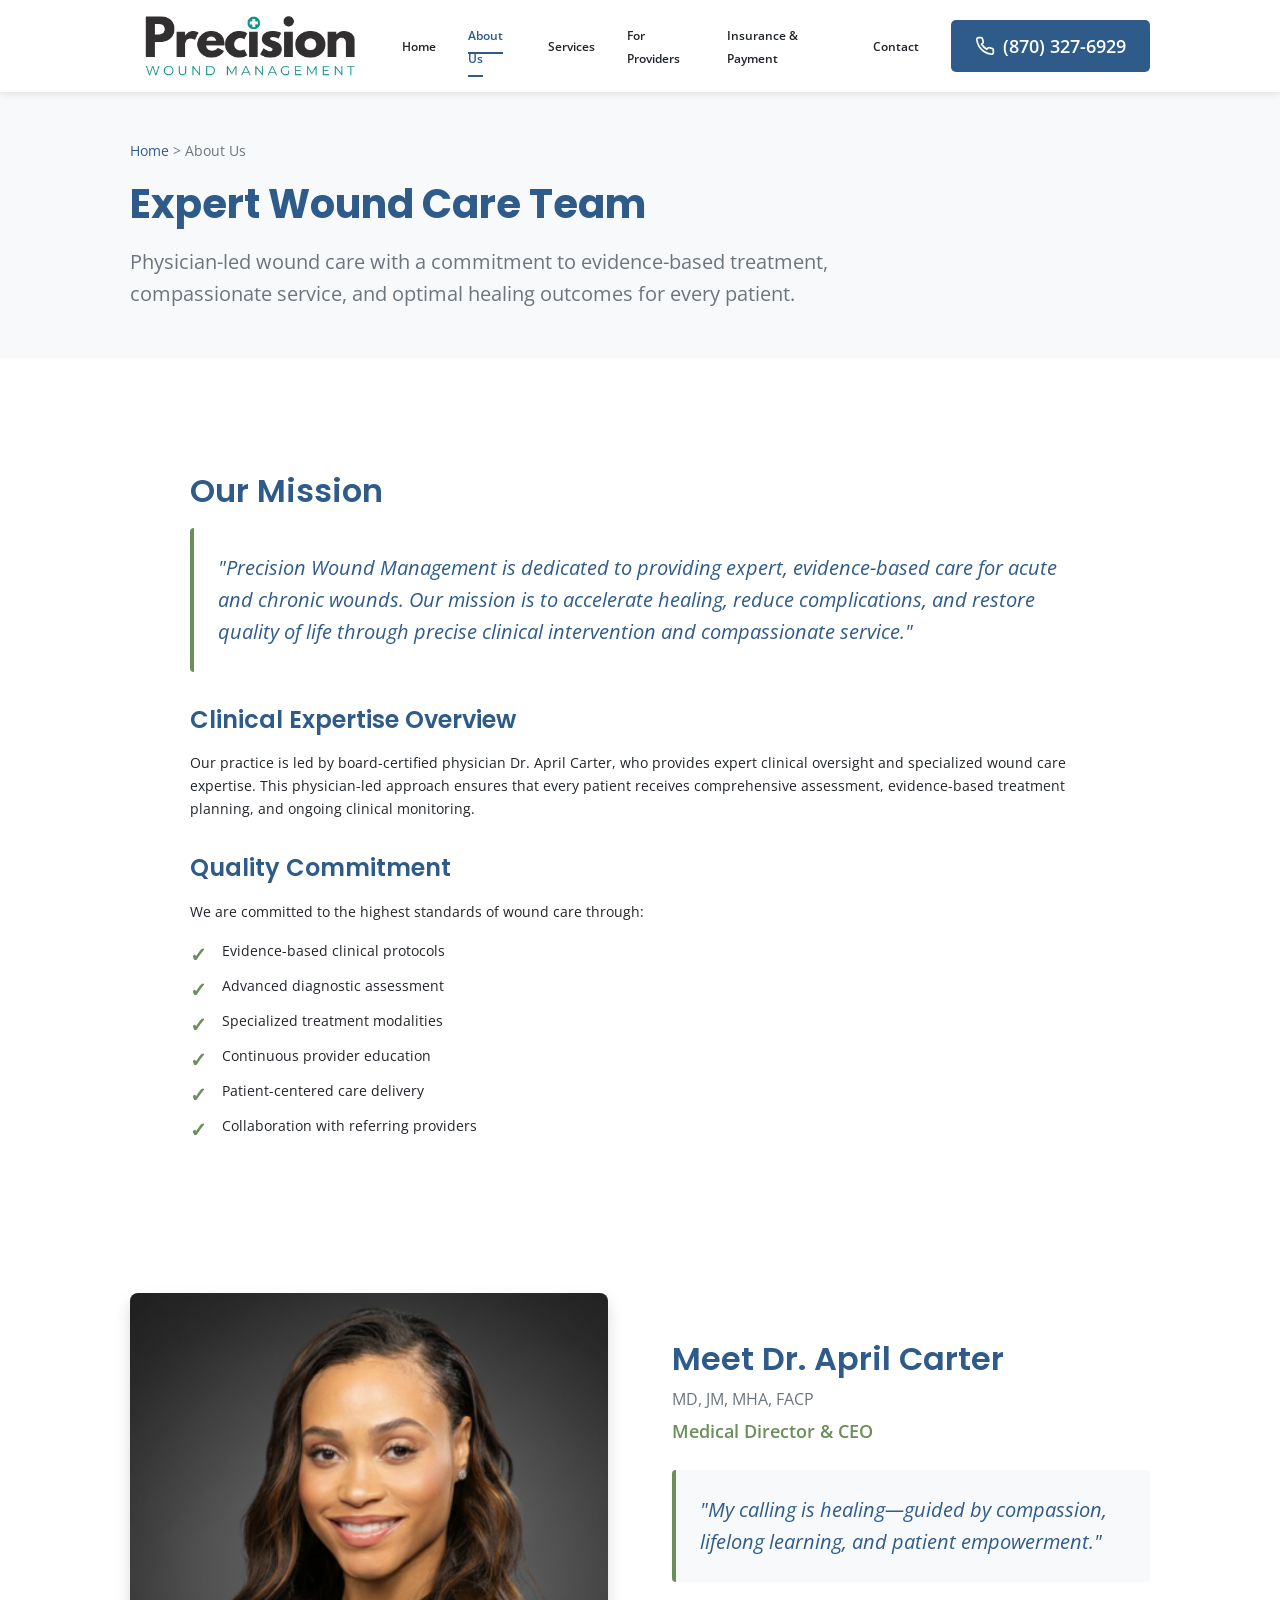
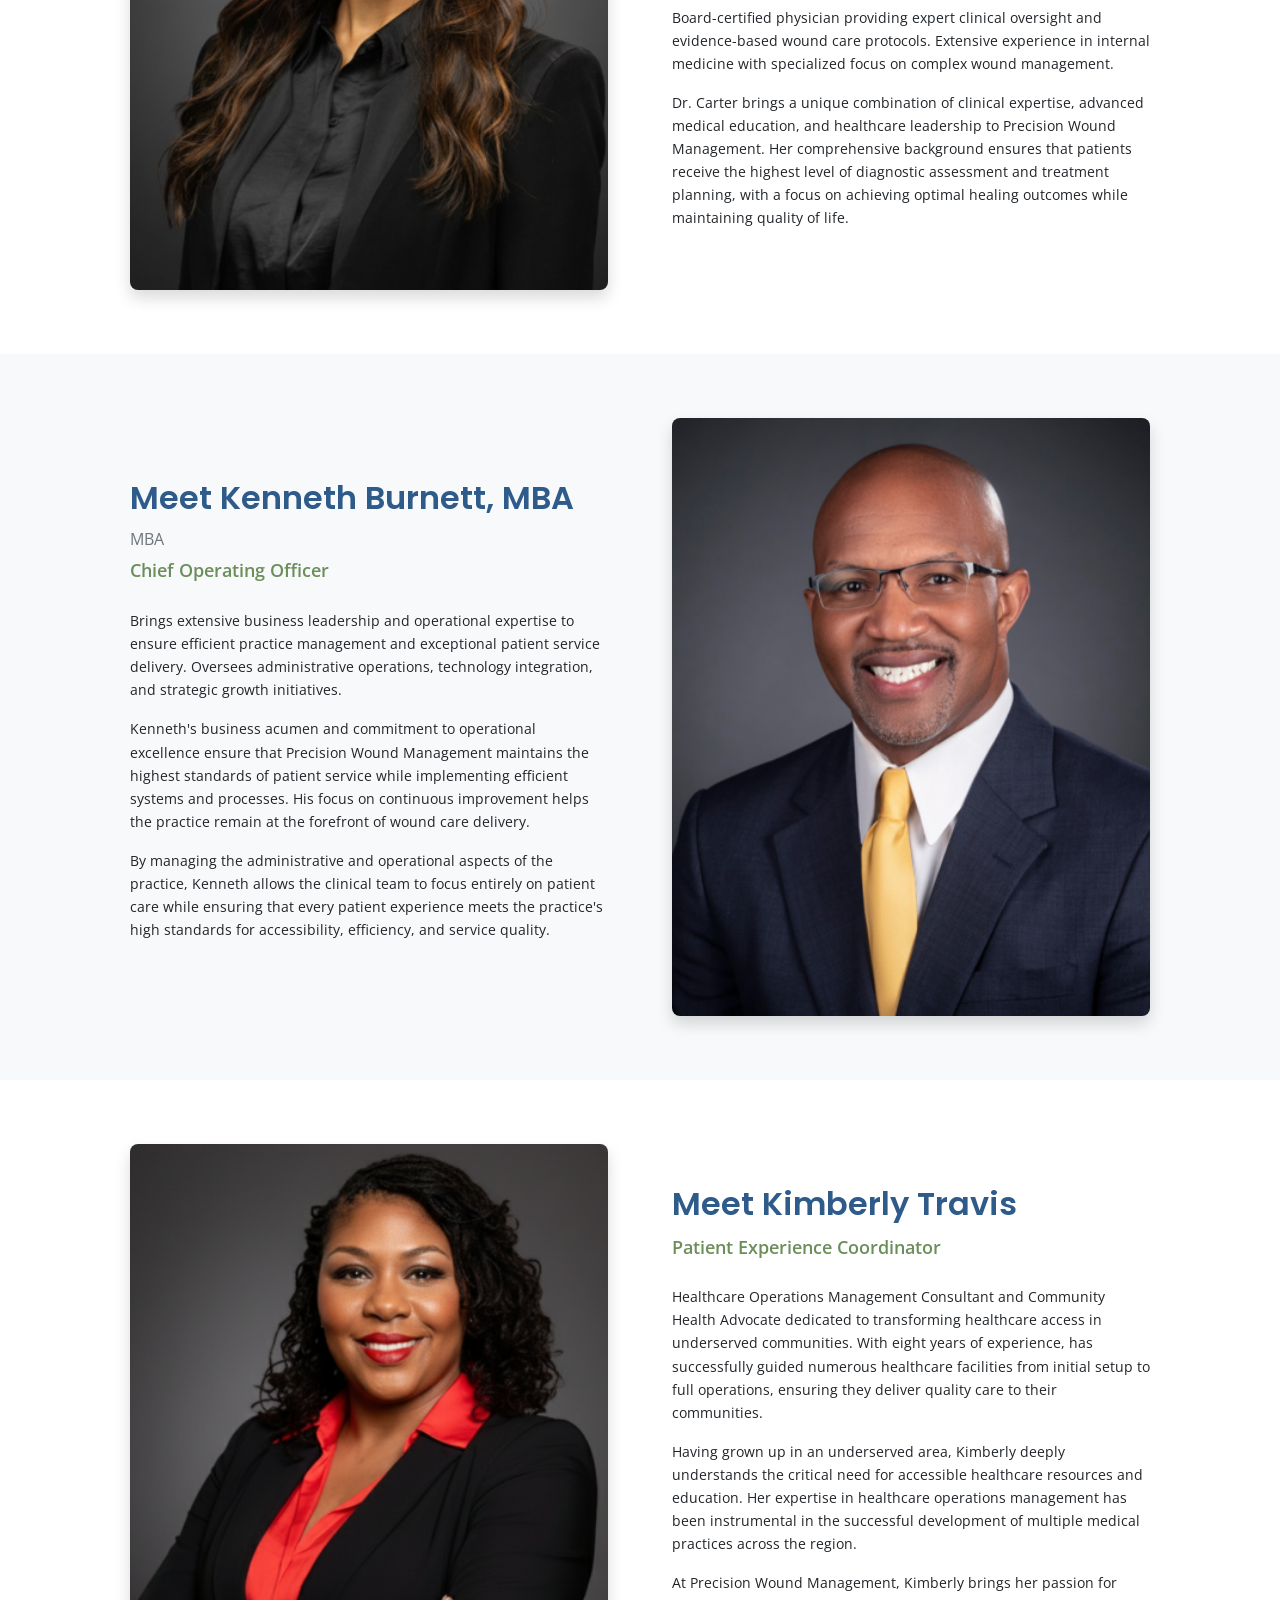
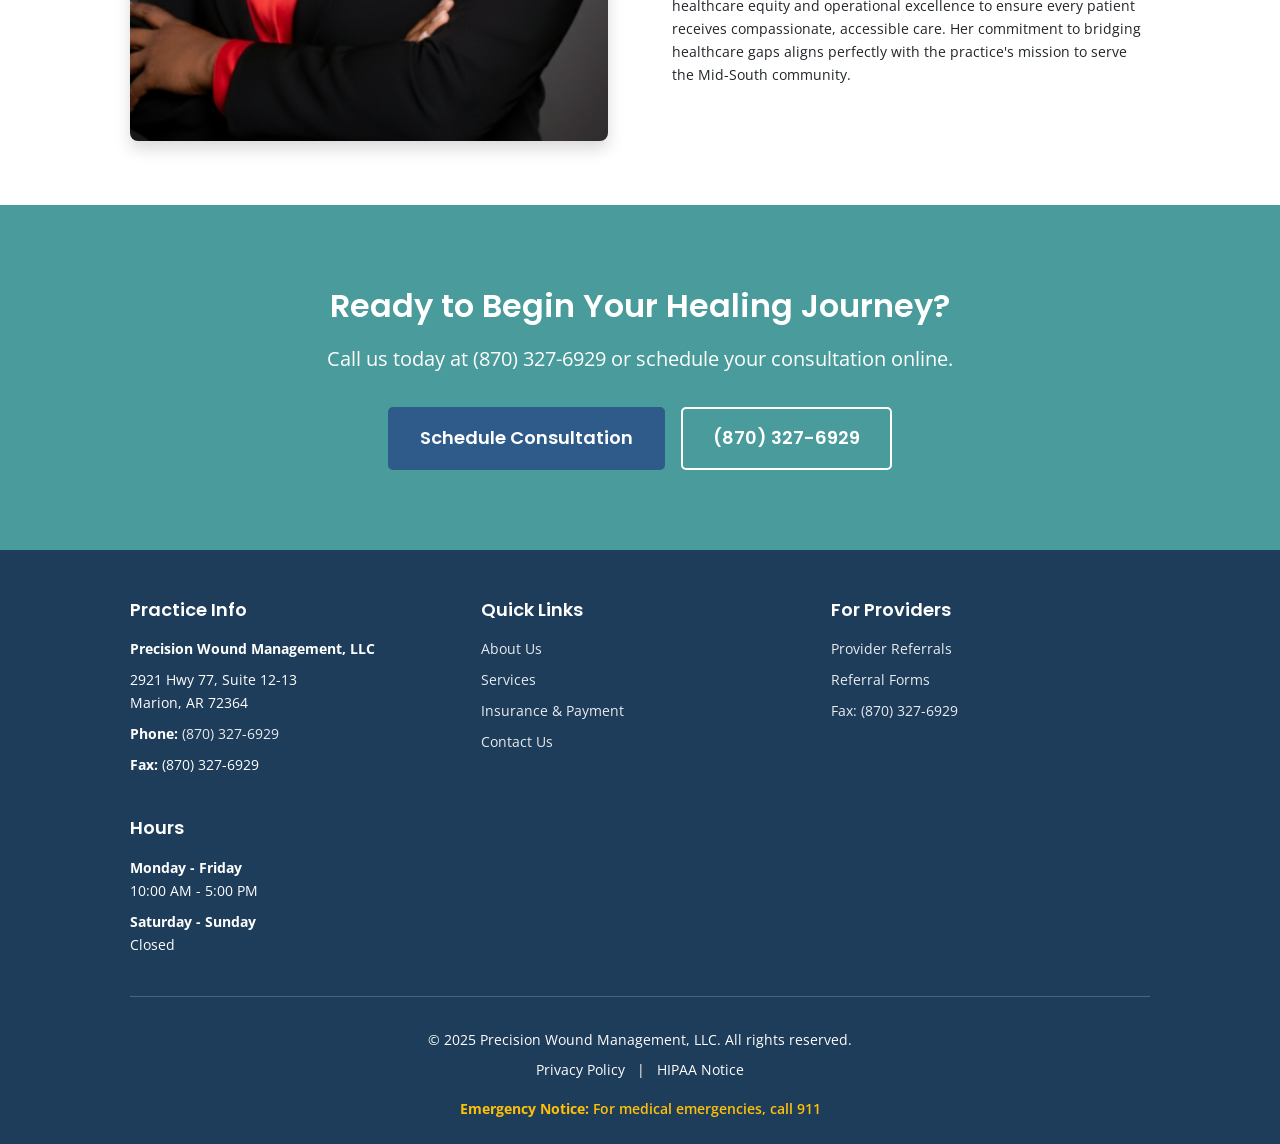
<file: about.html>
<!DOCTYPE html>
<html lang="en">
<head>
  <meta charset="UTF-8">
  <meta name="viewport" content="width=device-width, initial-scale=1.0">
  <title>Meet Our Wound Care Team | Dr. April Carter, MD | Marion, AR</title>
  <meta name="description" content="Meet our expert wound care team led by Dr. April Carter, MD, FACP. Physician-led wound care with nurse practitioner support in Marion, Arkansas.">

  <!-- Open Graph -->
  <meta property="og:title" content="Meet Our Wound Care Team | Precision Wound Management">
  <meta property="og:description" content="Expert wound care team led by Dr. April Carter, MD, FACP in Marion, Arkansas.">
  <meta property="og:type" content="website">
  <meta property="og:url" content="https://pwmcare.com/about.html">

  <!-- Fonts -->
  <link rel="preconnect" href="https://fonts.googleapis.com">
  <link rel="preconnect" href="https://fonts.gstatic.com" crossorigin>
  <link href="https://fonts.googleapis.com/css2?family=Poppins:wght@400;600;700&family=Open+Sans:wght@400;600;700&display=swap" rel="stylesheet">

  <!-- Favicon -->
  <link rel="icon" type="image/x-icon" href="/images/logo/favicon.ico">

  <!-- Stylesheets -->
  <link rel="stylesheet" href="/css/style.css">
  <link rel="stylesheet" href="/css/responsive.css">

  <!-- Schema Markup -->
  <script type="application/ld+json">
  {
    "@context": "https://schema.org",
    "@type": "MedicalClinic",
    "name": "Precision Wound Management, LLC",
    "description": "Expert, evidence-based wound care specializing in diabetic foot ulcers, pressure injuries, and post-operative wound management.",
    "url": "https://pwmcare.com",
    "telephone": "+1-870-327-6929",
    "faxNumber": "+1-870-327-6929",
    "email": "info@pwmcare.com",
    "address": {
      "@type": "PostalAddress",
      "streetAddress": "2921 Hwy 77, Suite 12-13",
      "addressLocality": "Marion",
      "addressRegion": "AR",
      "postalCode": "72364",
      "addressCountry": "US"
    },
    "geo": {
      "@type": "GeoCoordinates",
      "latitude": "35.2148",
      "longitude": "-90.1965"
    },
    "openingHoursSpecification": [
      {
        "@type": "OpeningHoursSpecification",
        "dayOfWeek": [
          "Monday",
          "Tuesday",
          "Wednesday",
          "Thursday",
          "Friday"
        ],
        "opens": "10:00",
        "closes": "17:00"
      }
    ],
    "medicalSpecialty": "Wound Care",
    "priceRange": "$$"
  }
  </script>
</head>
<body>
  <!-- Skip Link for Accessibility -->
  <a href="#main-content" class="skip-link">Skip to main content</a>

  <!-- Header -->
  <header class="site-header">
    <div class="container">
      <div class="header-content">
        <div class="logo">
          <a href="/">
            <img src="/images/logo/pwm-logo-full.png" alt="Precision Wound Management Logo" class="logo-image">
          </a>
        </div>

        <nav class="main-nav" aria-label="Main Navigation">
          <button class="menu-toggle" aria-label="Toggle menu" aria-expanded="false">
            <span class="hamburger"></span>
            <span class="hamburger"></span>
            <span class="hamburger"></span>
          </button>

          <ul class="nav-menu">
            <li><a href="/">Home</a></li>
            <li><a href="/about.html" class="active">About Us</a></li>
            <li><a href="/services.html">Services</a></li>
            <li><a href="/providers.html">For Providers</a></li>
            <li><a href="/insurance.html">Insurance & Payment</a></li>
            <li><a href="/contact.html">Contact</a></li>
          </ul>
        </nav>

        <div class="header-contact">
          <a href="tel:+18703276929" class="btn-phone" aria-label="Call Precision Wound Management">
            <svg class="phone-icon" width="20" height="20" viewBox="0 0 24 24" fill="none" stroke="currentColor" stroke-width="2">
              <path d="M22 16.92v3a2 2 0 0 1-2.18 2 19.79 19.79 0 0 1-8.63-3.07 19.5 19.5 0 0 1-6-6 19.79 19.79 0 0 1-3.07-8.67A2 2 0 0 1 4.11 2h3a2 2 0 0 1 2 1.72 12.84 12.84 0 0 0 .7 2.81 2 2 0 0 1-.45 2.11L8.09 9.91a16 16 0 0 0 6 6l1.27-1.27a2 2 0 0 1 2.11-.45 12.84 12.84 0 0 0 2.81.7A2 2 0 0 1 22 16.92z"></path>
            </svg>
            (870) 327-6929
          </a>
        </div>
      </div>
    </div>
  </header>

  <!-- Main Content -->
  <main id="main-content">
    <!-- Page Header -->
    <section class="page-header">
      <div class="container">
        <nav class="breadcrumb" aria-label="Breadcrumb">
          <a href="/">Home</a> &gt; <span aria-current="page">About Us</span>
        </nav>
        <h1>Expert Wound Care Team</h1>
        <p class="page-intro">Physician-led wound care with a commitment to evidence-based treatment, compassionate service, and optimal healing outcomes for every patient.</p>
      </div>
    </section>

    <!-- Mission Section -->
    <section class="mission-section">
      <div class="container">
        <div class="mission-content">
          <h2>Our Mission</h2>
          <p class="mission-statement">"Precision Wound Management is dedicated to providing expert, evidence-based care for acute and chronic wounds. Our mission is to accelerate healing, reduce complications, and restore quality of life through precise clinical intervention and compassionate service."</p>

          <h3>Clinical Expertise Overview</h3>
          <p>Our practice is led by board-certified physician Dr. April Carter, who provides expert clinical oversight and specialized wound care expertise. This physician-led approach ensures that every patient receives comprehensive assessment, evidence-based treatment planning, and ongoing clinical monitoring.</p>

          <h3>Quality Commitment</h3>
          <p>We are committed to the highest standards of wound care through:</p>
          <ul class="commitment-list">
            <li>Evidence-based clinical protocols</li>
            <li>Advanced diagnostic assessment</li>
            <li>Specialized treatment modalities</li>
            <li>Continuous provider education</li>
            <li>Patient-centered care delivery</li>
            <li>Collaboration with referring providers</li>
          </ul>
        </div>
      </div>
    </section>

    <!-- Team Profiles -->
    <!-- Profile 1: Dr. April Carter -->
    <section class="team-profile profile-left">
      <div class="container">
        <div class="profile-grid">
          <div class="profile-image">
            <img src="/images/placeholders/dr-carter-headshot.png" alt="Dr. April Carter, MD, JM, MHA, FACP at Precision Wound Management" loading="lazy">
          </div>
          <div class="profile-content">
            <h2>Meet Dr. April Carter</h2>
            <p class="credentials">MD, JM, MHA, FACP</p>
            <p class="title">Medical Director & CEO</p>

            <blockquote class="profile-quote">
              "My calling is healing—guided by compassion, lifelong learning, and patient empowerment."
            </blockquote>

            <div class="profile-bio">
              <p>Board-certified physician providing expert clinical oversight and evidence-based wound care protocols. Extensive experience in internal medicine with specialized focus on complex wound management.</p>

              <p>Dr. Carter brings a unique combination of clinical expertise, advanced medical education, and healthcare leadership to Precision Wound Management. Her comprehensive background ensures that patients receive the highest level of diagnostic assessment and treatment planning, with a focus on achieving optimal healing outcomes while maintaining quality of life.</p>
            </div>
          </div>
        </div>
      </div>
    </section>

    <!-- Profile 2: Kenneth Burnett -->
    <section class="team-profile profile-right">
      <div class="container">
        <div class="profile-grid">
          <div class="profile-content">
            <h2>Meet Kenneth Burnett, MBA</h2>
            <p class="credentials">MBA</p>
            <p class="title">Chief Operating Officer</p>

            <div class="profile-bio">
              <p>Brings extensive business leadership and operational expertise to ensure efficient practice management and exceptional patient service delivery. Oversees administrative operations, technology integration, and strategic growth initiatives.</p>

              <p>Kenneth's business acumen and commitment to operational excellence ensure that Precision Wound Management maintains the highest standards of patient service while implementing efficient systems and processes. His focus on continuous improvement helps the practice remain at the forefront of wound care delivery.</p>

              <p>By managing the administrative and operational aspects of the practice, Kenneth allows the clinical team to focus entirely on patient care while ensuring that every patient experience meets the practice's high standards for accessibility, efficiency, and service quality.</p>
            </div>
          </div>
          <div class="profile-image">
            <img src="/images/placeholders/kenneth-burnett-headshot.png" alt="Kenneth Burnett, MBA at Precision Wound Management" loading="lazy">
          </div>
        </div>
      </div>
    </section>

    <!-- Profile 3: Kimberly Travis -->
    <section class="team-profile profile-left">
      <div class="container">
        <div class="profile-grid">
          <div class="profile-image">
            <img src="/images/placeholders/kimberly-travis-headshot.png" alt="Kimberly Travis at Precision Wound Management" loading="lazy">
          </div>
          <div class="profile-content">
            <h2>Meet Kimberly Travis</h2>
            <p class="title">Patient Experience Coordinator</p>

            <div class="profile-bio">
              <p>Healthcare Operations Management Consultant and Community Health Advocate dedicated to transforming healthcare access in underserved communities. With eight years of experience, has successfully guided numerous healthcare facilities from initial setup to full operations, ensuring they deliver quality care to their communities.</p>

              <p>Having grown up in an underserved area, Kimberly deeply understands the critical need for accessible healthcare resources and education. Her expertise in healthcare operations management has been instrumental in the successful development of multiple medical practices across the region.</p>

              <p>At Precision Wound Management, Kimberly brings her passion for healthcare equity and operational excellence to ensure every patient receives compassionate, accessible care. Her commitment to bridging healthcare gaps aligns perfectly with the practice's mission to serve the Mid-South community.</p>
            </div>
          </div>
        </div>
      </div>
    </section>

    <!-- Contact CTA -->
    <section class="contact-cta">
      <div class="container">
        <h2>Ready to Begin Your Healing Journey?</h2>
        <p>Call us today at (870) 327-6929 or schedule your consultation online.</p>
        <div class="cta-buttons">
          <a href="/contact.html" class="btn btn-primary">Schedule Consultation</a>
          <a href="tel:+18703276929" class="btn btn-secondary">(870) 327-6929</a>
        </div>
      </div>
    </section>
  </main>

  <!-- Footer -->
  <footer class="site-footer">
    <div class="container">
      <div class="footer-grid">
        <div class="footer-column">
          <h3>Practice Info</h3>
          <p><strong>Precision Wound Management, LLC</strong></p>
          <p>2921 Hwy 77, Suite 12-13<br>Marion, AR 72364</p>
          <p><strong>Phone:</strong> <a href="tel:+18703276929">(870) 327-6929</a></p>
          <p><strong>Fax:</strong> (870) 327-6929</p>
        </div>

        <div class="footer-column">
          <h3>Quick Links</h3>
          <ul>
            <li><a href="/about.html">About Us</a></li>
            <li><a href="/services.html">Services</a></li>
            <li><a href="/insurance.html">Insurance & Payment</a></li>
            <li><a href="/contact.html">Contact Us</a></li>
          </ul>
        </div>

        <div class="footer-column">
          <h3>For Providers</h3>
          <ul>
            <li><a href="/providers.html">Provider Referrals</a></li>
            <li><a href="/providers.html#referral-forms">Referral Forms</a></li>
            <li><a href="tel:+18703276929">Fax: (870) 327-6929</a></li>
          </ul>
        </div>

        <div class="footer-column">
          <h3>Hours</h3>
          <p><strong>Monday - Friday</strong><br>10:00 AM - 5:00 PM</p>
          <p><strong>Saturday - Sunday</strong><br>Closed</p>
        </div>
      </div>

      <div class="footer-bottom">
        <div class="footer-bottom-content">
          <p>&copy; 2025 Precision Wound Management, LLC. All rights reserved.</p>
          <p class="footer-legal">
            <span>Privacy Policy</span> | <span>HIPAA Notice</span>
          </p>
          <p class="emergency-notice"><strong>Emergency Notice:</strong> For medical emergencies, call 911</p>
        </div>
      </div>
    </div>
  </footer>

  <!-- JavaScript -->
  <script src="/js/main.js"></script>
</body>
</html>
</file>
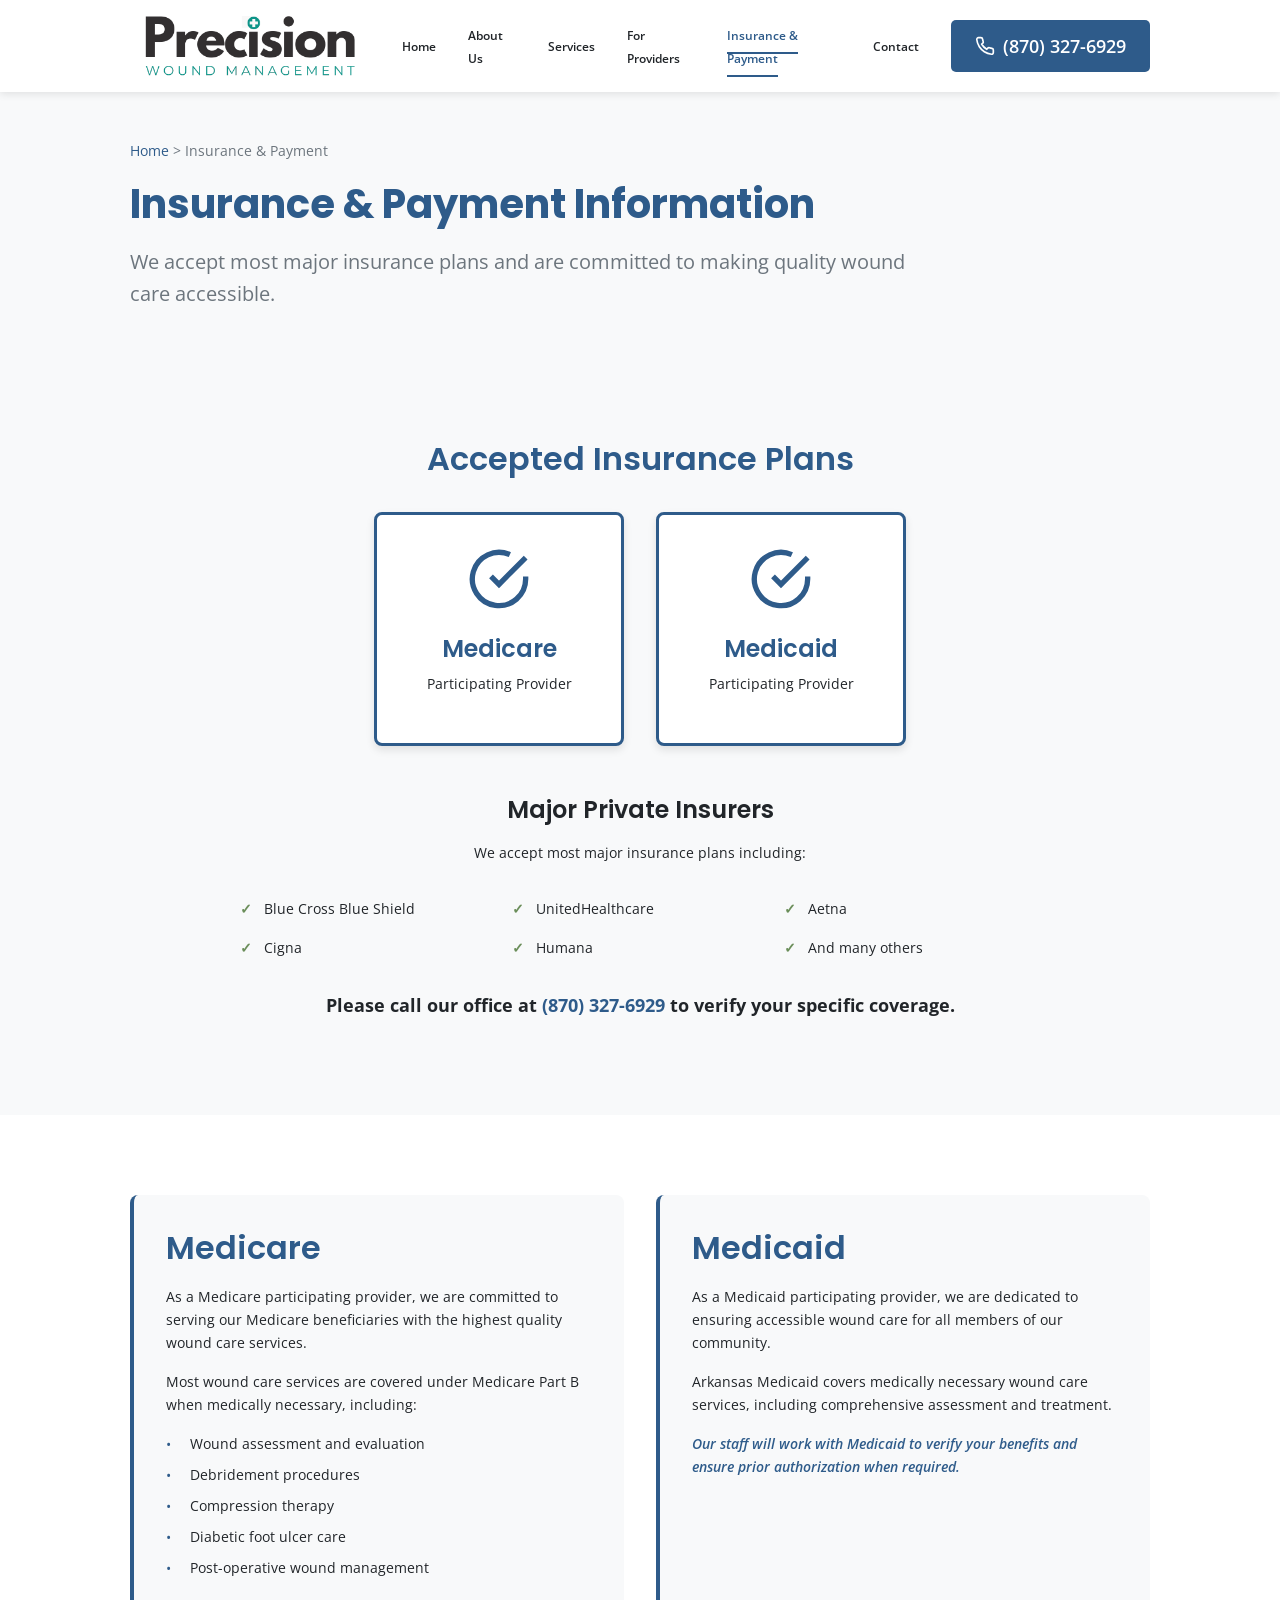
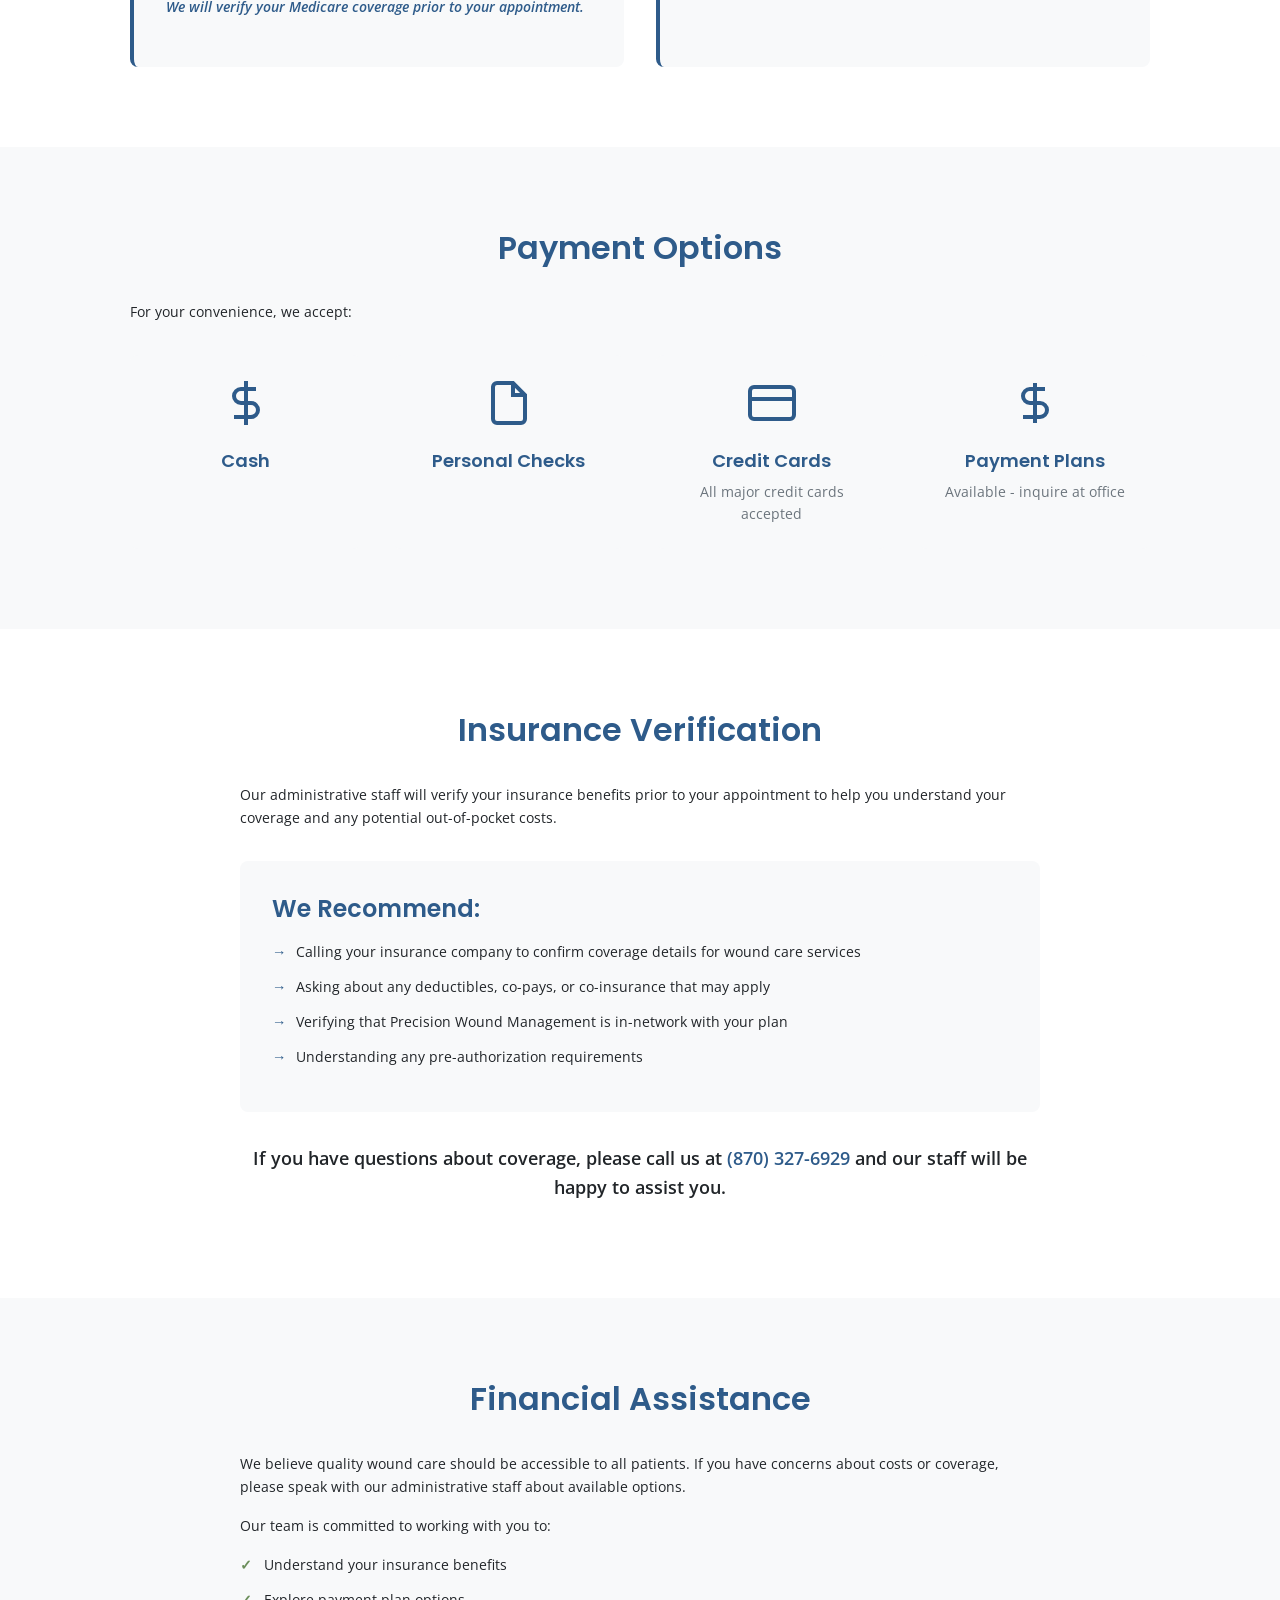
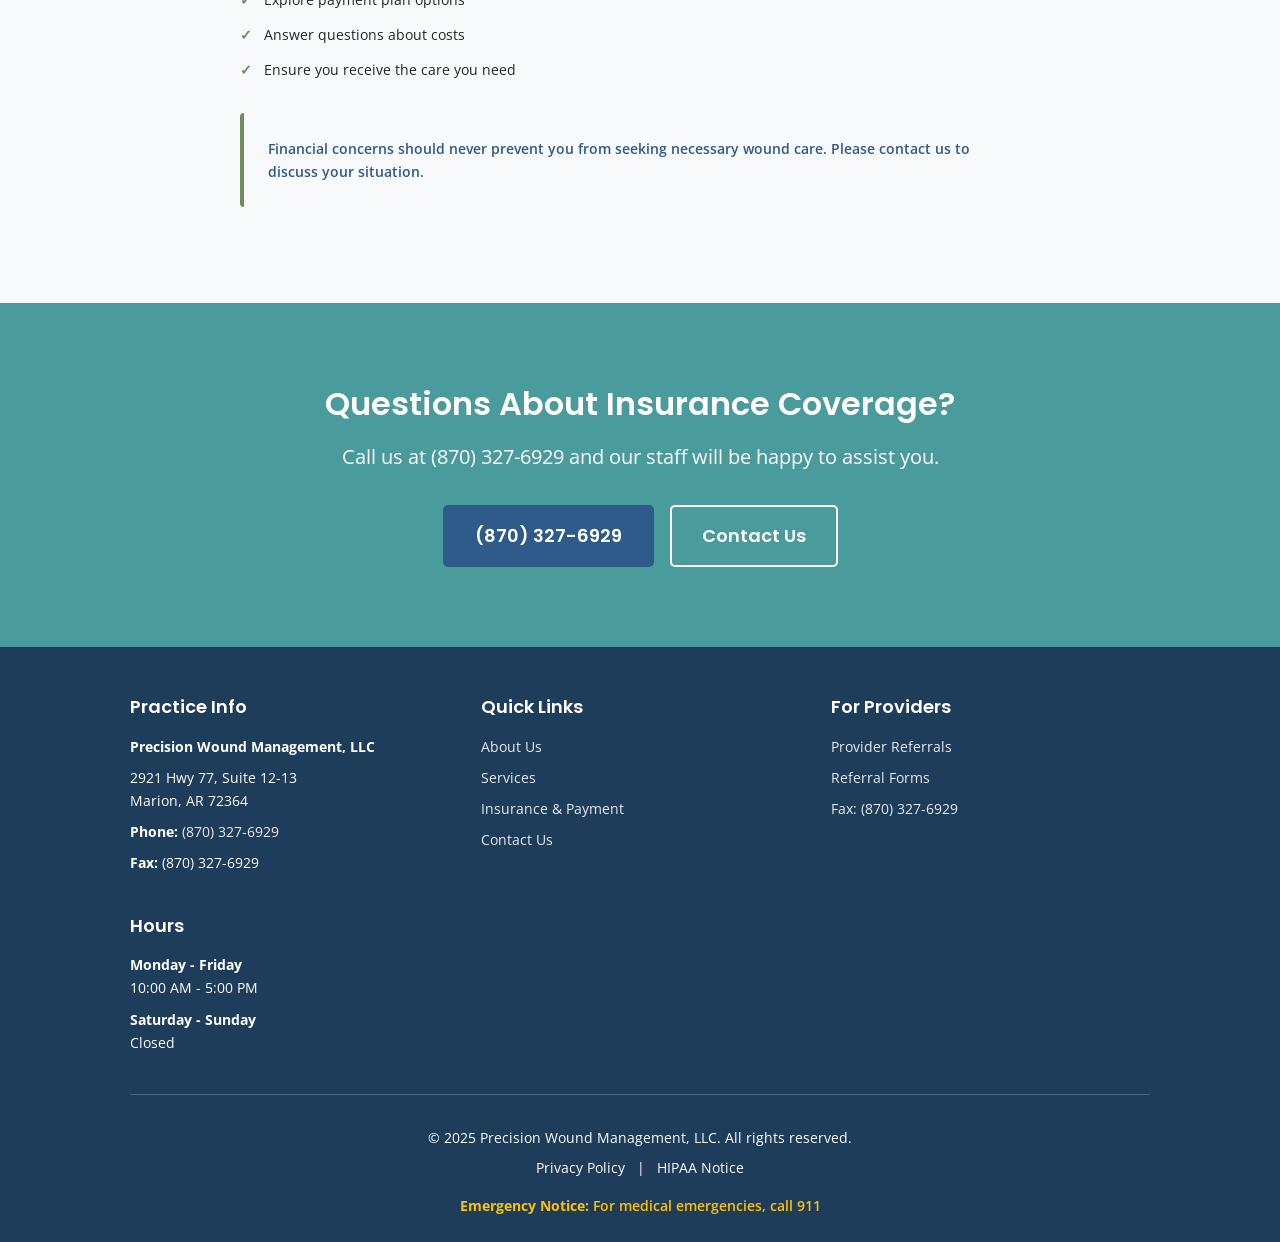
<file: insurance.html>
<!DOCTYPE html>
<html lang="en">
<head>
  <meta charset="UTF-8">
  <meta name="viewport" content="width=device-width, initial-scale=1.0">
  <title>Insurance & Payment | Medicare, Medicaid Accepted | Marion, AR</title>
  <meta name="description" content="We accept Medicare, Medicaid, and most major insurance plans for wound care services. Call (870) 327-6929 to verify coverage.">

  <!-- Open Graph -->
  <meta property="og:title" content="Insurance & Payment | Precision Wound Management">
  <meta property="og:description" content="We accept Medicare, Medicaid, and most major insurance plans.">
  <meta property="og:type" content="website">
  <meta property="og:url" content="https://pwmcare.com/insurance.html">

  <!-- Fonts -->
  <link rel="preconnect" href="https://fonts.googleapis.com">
  <link rel="preconnect" href="https://fonts.gstatic.com" crossorigin>
  <link href="https://fonts.googleapis.com/css2?family=Poppins:wght@400;600;700&family=Open+Sans:wght@400;600;700&display=swap" rel="stylesheet">

  <!-- Favicon -->
  <link rel="icon" type="image/x-icon" href="/images/logo/favicon.ico">

  <!-- Stylesheets -->
  <link rel="stylesheet" href="/css/style.css">
  <link rel="stylesheet" href="/css/responsive.css">

  <!-- Schema Markup -->
  <script type="application/ld+json">
  {
    "@context": "https://schema.org",
    "@type": "MedicalClinic",
    "name": "Precision Wound Management, LLC",
    "description": "Expert, evidence-based wound care specializing in diabetic foot ulcers, pressure injuries, and post-operative wound management.",
    "url": "https://pwmcare.com",
    "telephone": "+1-870-327-6929",
    "faxNumber": "+1-870-327-6929",
    "email": "info@pwmcare.com",
    "address": {
      "@type": "PostalAddress",
      "streetAddress": "2921 Hwy 77, Suite 12-13",
      "addressLocality": "Marion",
      "addressRegion": "AR",
      "postalCode": "72364",
      "addressCountry": "US"
    },
    "geo": {
      "@type": "GeoCoordinates",
      "latitude": "35.2148",
      "longitude": "-90.1965"
    },
    "openingHoursSpecification": [
      {
        "@type": "OpeningHoursSpecification",
        "dayOfWeek": [
          "Monday",
          "Tuesday",
          "Wednesday",
          "Thursday",
          "Friday"
        ],
        "opens": "10:00",
        "closes": "17:00"
      }
    ],
    "medicalSpecialty": "Wound Care",
    "priceRange": "$$"
  }
  </script>
</head>
<body>
  <!-- Skip Link for Accessibility -->
  <a href="#main-content" class="skip-link">Skip to main content</a>

  <!-- Header -->
  <header class="site-header">
    <div class="container">
      <div class="header-content">
        <div class="logo">
          <a href="/">
            <img src="/images/logo/pwm-logo-full.png" alt="Precision Wound Management Logo" class="logo-image">
          </a>
        </div>

        <nav class="main-nav" aria-label="Main Navigation">
          <button class="menu-toggle" aria-label="Toggle menu" aria-expanded="false">
            <span class="hamburger"></span>
            <span class="hamburger"></span>
            <span class="hamburger"></span>
          </button>

          <ul class="nav-menu">
            <li><a href="/">Home</a></li>
            <li><a href="/about.html">About Us</a></li>
            <li><a href="/services.html">Services</a></li>
            <li><a href="/providers.html">For Providers</a></li>
            <li><a href="/insurance.html" class="active">Insurance & Payment</a></li>
            <li><a href="/contact.html">Contact</a></li>
          </ul>
        </nav>

        <div class="header-contact">
          <a href="tel:+18703276929" class="btn-phone" aria-label="Call Precision Wound Management">
            <svg class="phone-icon" width="20" height="20" viewBox="0 0 24 24" fill="none" stroke="currentColor" stroke-width="2">
              <path d="M22 16.92v3a2 2 0 0 1-2.18 2 19.79 19.79 0 0 1-8.63-3.07 19.5 19.5 0 0 1-6-6 19.79 19.79 0 0 1-3.07-8.67A2 2 0 0 1 4.11 2h3a2 2 0 0 1 2 1.72 12.84 12.84 0 0 0 .7 2.81 2 2 0 0 1-.45 2.11L8.09 9.91a16 16 0 0 0 6 6l1.27-1.27a2 2 0 0 1 2.11-.45 12.84 12.84 0 0 0 2.81.7A2 2 0 0 1 22 16.92z"></path>
            </svg>
            (870) 327-6929
          </a>
        </div>
      </div>
    </div>
  </header>

  <!-- Main Content -->
  <main id="main-content">
    <!-- Page Header -->
    <section class="page-header">
      <div class="container">
        <nav class="breadcrumb" aria-label="Breadcrumb">
          <a href="/">Home</a> &gt; <span aria-current="page">Insurance & Payment</span>
        </nav>
        <h1>Insurance & Payment Information</h1>
        <p class="page-intro">We accept most major insurance plans and are committed to making quality wound care accessible.</p>
      </div>
    </section>

    <!-- Accepted Insurance Section -->
    <section class="insurance-accepted">
      <div class="container">
        <h2>Accepted Insurance Plans</h2>
        <div class="insurance-content">
          <div class="featured-insurance">
            <div class="insurance-badge medicare">
              <svg width="64" height="64" viewBox="0 0 24 24" fill="none" stroke="currentColor" stroke-width="2">
                <path d="M22 11.08V12a10 10 0 1 1-5.93-9.14"></path>
                <polyline points="22 4 12 14.01 9 11.01"></polyline>
              </svg>
              <h3>Medicare</h3>
              <p>Participating Provider</p>
            </div>

            <div class="insurance-badge medicaid">
              <svg width="64" height="64" viewBox="0 0 24 24" fill="none" stroke="currentColor" stroke-width="2">
                <path d="M22 11.08V12a10 10 0 1 1-5.93-9.14"></path>
                <polyline points="22 4 12 14.01 9 11.01"></polyline>
              </svg>
              <h3>Medicaid</h3>
              <p>Participating Provider</p>
            </div>
          </div>

          <div class="insurance-details">
            <h3>Major Private Insurers</h3>
            <p>We accept most major insurance plans including:</p>
            <ul class="insurance-list">
              <li>Blue Cross Blue Shield</li>
              <li>UnitedHealthcare</li>
              <li>Aetna</li>
              <li>Cigna</li>
              <li>Humana</li>
              <li>And many others</li>
            </ul>
            <p class="insurance-note"><strong>Please call our office at <a href="tel:+18703276929">(870) 327-6929</a> to verify your specific coverage.</strong></p>
          </div>
        </div>
      </div>
    </section>

    <!-- Medicare & Medicaid Section -->
    <section class="medicare-medicaid">
      <div class="container">
        <div class="program-grid">
          <div class="program-card">
            <h2>Medicare</h2>
            <p>As a Medicare participating provider, we are committed to serving our Medicare beneficiaries with the highest quality wound care services.</p>
            <p>Most wound care services are covered under Medicare Part B when medically necessary, including:</p>
            <ul>
              <li>Wound assessment and evaluation</li>
              <li>Debridement procedures</li>
              <li>Compression therapy</li>
              <li>Diabetic foot ulcer care</li>
              <li>Post-operative wound management</li>
            </ul>
            <p class="coverage-note">We will verify your Medicare coverage prior to your appointment.</p>
          </div>

          <div class="program-card">
            <h2>Medicaid</h2>
            <p>As a Medicaid participating provider, we are dedicated to ensuring accessible wound care for all members of our community.</p>
            <p>Arkansas Medicaid covers medically necessary wound care services, including comprehensive assessment and treatment.</p>
            <p class="coverage-note">Our staff will work with Medicaid to verify your benefits and ensure prior authorization when required.</p>
          </div>
        </div>
      </div>
    </section>

    <!-- Payment Options Section -->
    <section class="payment-options">
      <div class="container">
        <h2>Payment Options</h2>
        <div class="payment-content">
          <p>For your convenience, we accept:</p>
          <div class="payment-methods">
            <div class="payment-method">
              <svg width="48" height="48" viewBox="0 0 24 24" fill="none" stroke="currentColor" stroke-width="2">
                <line x1="12" y1="1" x2="12" y2="23"></line>
                <path d="M17 5H9.5a3.5 3.5 0 0 0 0 7h5a3.5 3.5 0 0 1 0 7H6"></path>
              </svg>
              <h3>Cash</h3>
            </div>

            <div class="payment-method">
              <svg width="48" height="48" viewBox="0 0 24 24" fill="none" stroke="currentColor" stroke-width="2">
                <path d="M14 2H6a2 2 0 0 0-2 2v16a2 2 0 0 0 2 2h12a2 2 0 0 0 2-2V8z"></path>
                <polyline points="14 2 14 8 20 8"></polyline>
              </svg>
              <h3>Personal Checks</h3>
            </div>

            <div class="payment-method">
              <svg width="48" height="48" viewBox="0 0 24 24" fill="none" stroke="currentColor" stroke-width="2">
                <rect x="1" y="4" width="22" height="16" rx="2" ry="2"></rect>
                <line x1="1" y1="10" x2="23" y2="10"></line>
              </svg>
              <h3>Credit Cards</h3>
              <p class="method-details">All major credit cards accepted</p>
            </div>

            <div class="payment-method">
              <svg width="48" height="48" viewBox="0 0 24 24" fill="none" stroke="currentColor" stroke-width="2">
                <path d="M12 2v20M17 5H9.5a3.5 3.5 0 0 0 0 7h5a3.5 3.5 0 0 1 0 7H6"></path>
              </svg>
              <h3>Payment Plans</h3>
              <p class="method-details">Available - inquire at office</p>
            </div>
          </div>
        </div>
      </div>
    </section>

    <!-- Insurance Verification Section -->
    <section class="insurance-verification">
      <div class="container">
        <h2>Insurance Verification</h2>
        <div class="verification-content">
          <p>Our administrative staff will verify your insurance benefits prior to your appointment to help you understand your coverage and any potential out-of-pocket costs.</p>

          <div class="verification-tips">
            <h3>We Recommend:</h3>
            <ul>
              <li>Calling your insurance company to confirm coverage details for wound care services</li>
              <li>Asking about any deductibles, co-pays, or co-insurance that may apply</li>
              <li>Verifying that Precision Wound Management is in-network with your plan</li>
              <li>Understanding any pre-authorization requirements</li>
            </ul>
          </div>

          <p class="verification-cta">If you have questions about coverage, please call us at <a href="tel:+18703276929" class="contact-link">(870) 327-6929</a> and our staff will be happy to assist you.</p>
        </div>
      </div>
    </section>

    <!-- Financial Assistance Section -->
    <section class="financial-assistance">
      <div class="container">
        <h2>Financial Assistance</h2>
        <div class="assistance-content">
          <p>We believe quality wound care should be accessible to all patients. If you have concerns about costs or coverage, please speak with our administrative staff about available options.</p>

          <p>Our team is committed to working with you to:</p>
          <ul>
            <li>Understand your insurance benefits</li>
            <li>Explore payment plan options</li>
            <li>Answer questions about costs</li>
            <li>Ensure you receive the care you need</li>
          </ul>

          <p class="assistance-note">Financial concerns should never prevent you from seeking necessary wound care. Please contact us to discuss your situation.</p>
        </div>
      </div>
    </section>

    <!-- Contact CTA -->
    <section class="contact-cta">
      <div class="container">
        <h2>Questions About Insurance Coverage?</h2>
        <p>Call us at (870) 327-6929 and our staff will be happy to assist you.</p>
        <div class="cta-buttons">
          <a href="tel:+18703276929" class="btn btn-primary">(870) 327-6929</a>
          <a href="/contact.html" class="btn btn-secondary">Contact Us</a>
        </div>
      </div>
    </section>
  </main>

  <!-- Footer -->
  <footer class="site-footer">
    <div class="container">
      <div class="footer-grid">
        <div class="footer-column">
          <h3>Practice Info</h3>
          <p><strong>Precision Wound Management, LLC</strong></p>
          <p>2921 Hwy 77, Suite 12-13<br>Marion, AR 72364</p>
          <p><strong>Phone:</strong> <a href="tel:+18703276929">(870) 327-6929</a></p>
          <p><strong>Fax:</strong> (870) 327-6929</p>
        </div>

        <div class="footer-column">
          <h3>Quick Links</h3>
          <ul>
            <li><a href="/about.html">About Us</a></li>
            <li><a href="/services.html">Services</a></li>
            <li><a href="/insurance.html">Insurance & Payment</a></li>
            <li><a href="/contact.html">Contact Us</a></li>
          </ul>
        </div>

        <div class="footer-column">
          <h3>For Providers</h3>
          <ul>
            <li><a href="/providers.html">Provider Referrals</a></li>
            <li><a href="/providers.html#referral-forms">Referral Forms</a></li>
            <li><a href="tel:+18703276929">Fax: (870) 327-6929</a></li>
          </ul>
        </div>

        <div class="footer-column">
          <h3>Hours</h3>
          <p><strong>Monday - Friday</strong><br>10:00 AM - 5:00 PM</p>
          <p><strong>Saturday - Sunday</strong><br>Closed</p>
        </div>
      </div>

      <div class="footer-bottom">
        <div class="footer-bottom-content">
          <p>&copy; 2025 Precision Wound Management, LLC. All rights reserved.</p>
          <p class="footer-legal">
            <span>Privacy Policy</span> | <span>HIPAA Notice</span>
          </p>
          <p class="emergency-notice"><strong>Emergency Notice:</strong> For medical emergencies, call 911</p>
        </div>
      </div>
    </div>
  </footer>

  <!-- JavaScript -->
  <script src="/js/main.js"></script>
</body>
</html>
</file>
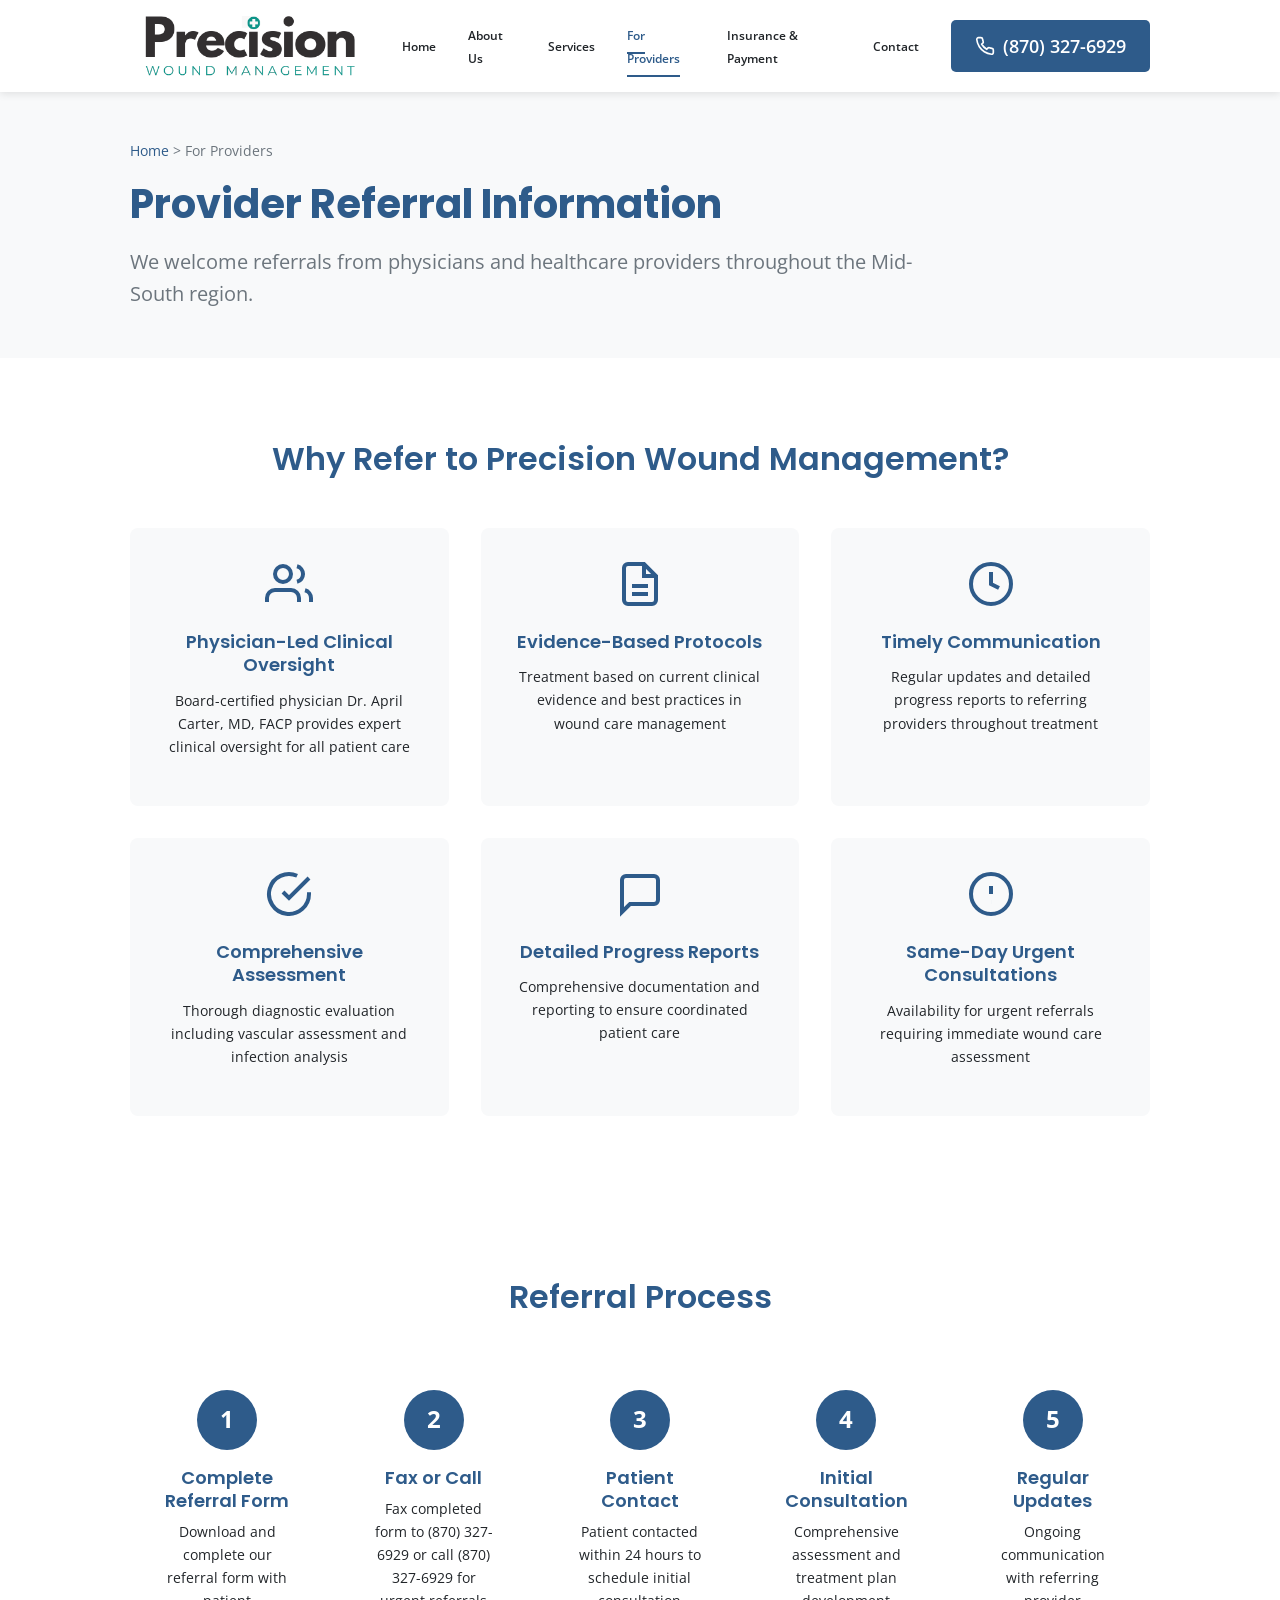
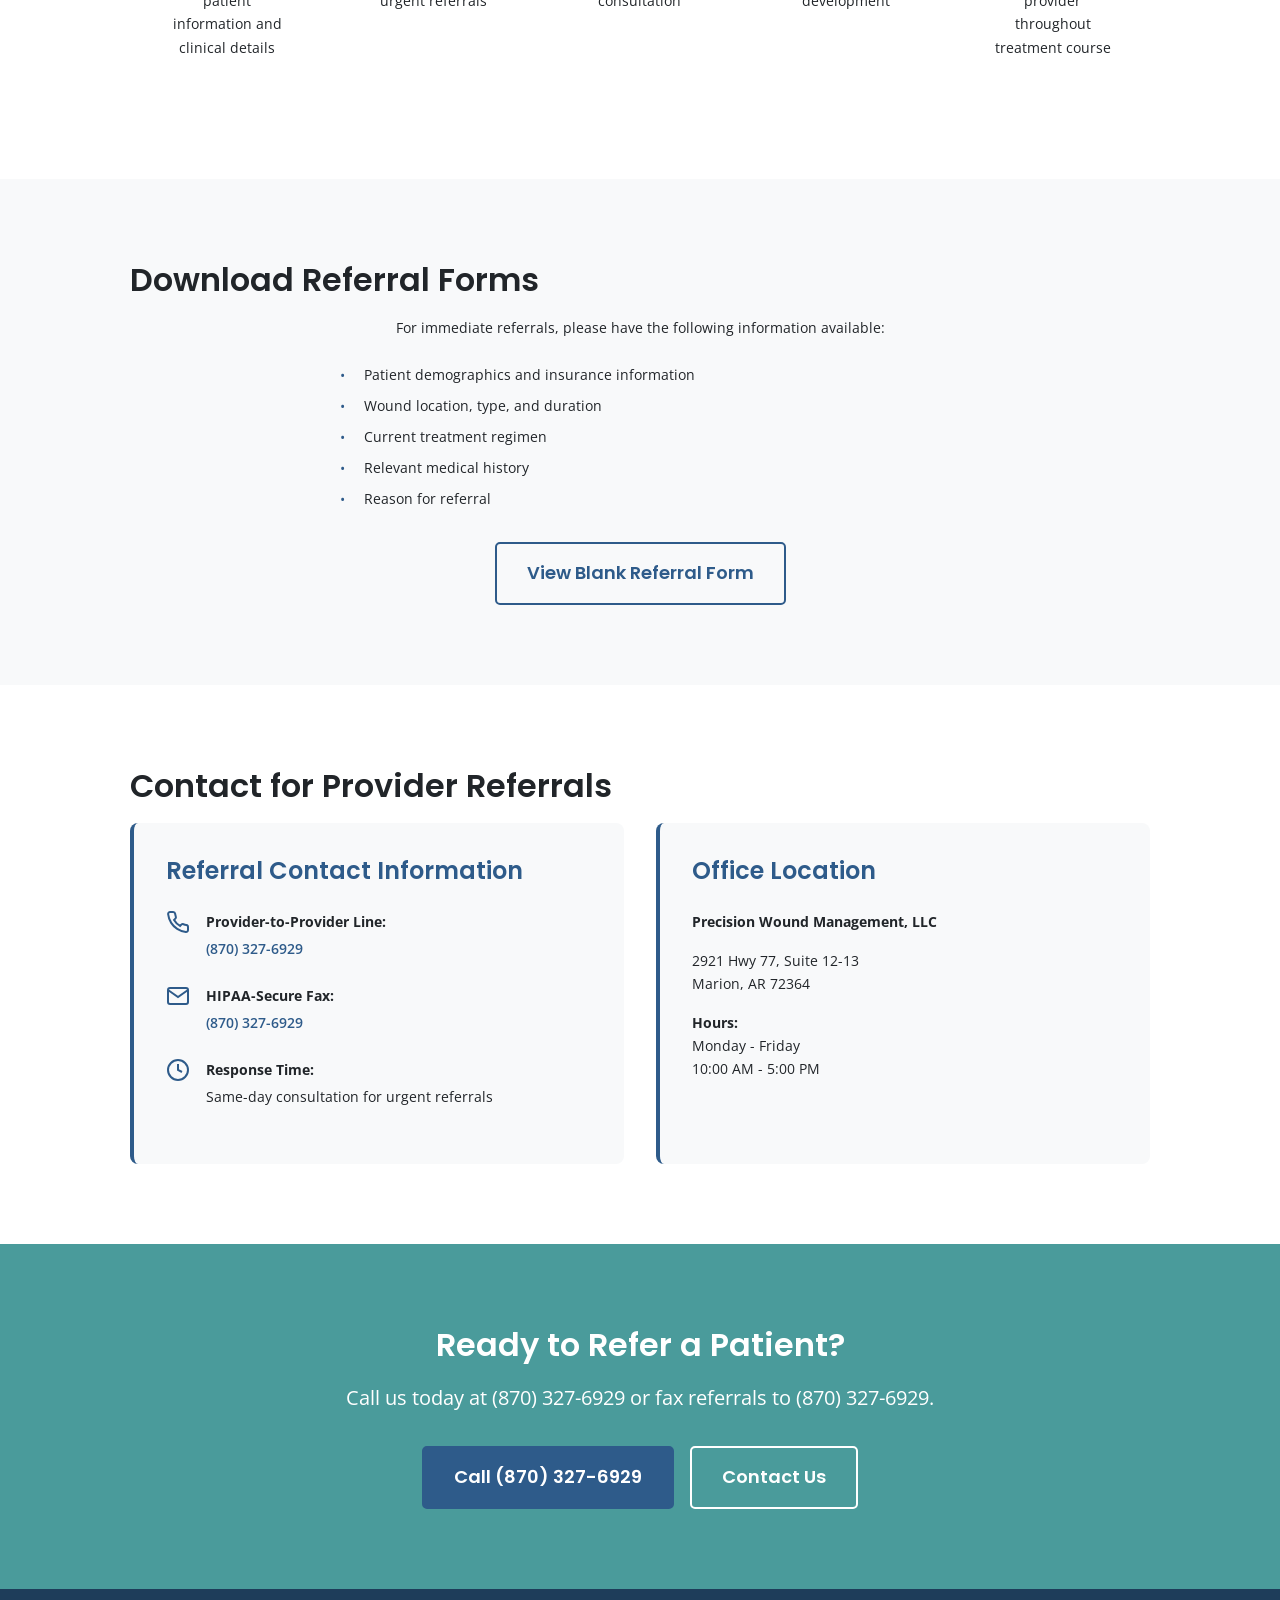
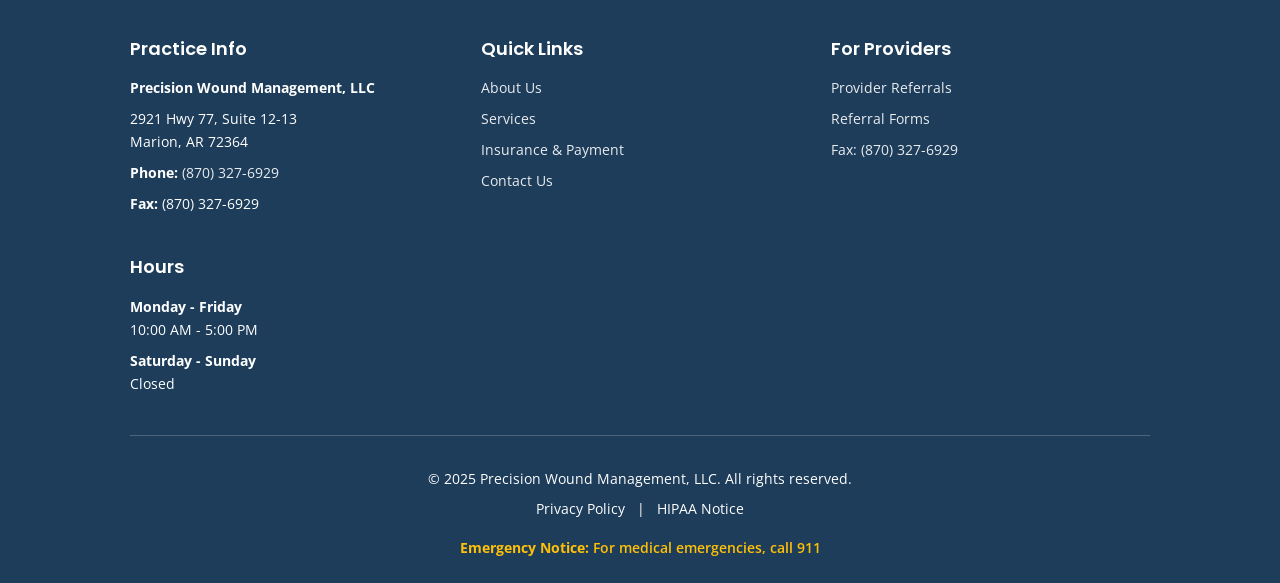
<file: providers.html>
<!DOCTYPE html>
<html lang="en">
<head>
  <meta charset="UTF-8">
  <meta name="viewport" content="width=device-width, initial-scale=1.0">
  <title>Provider Referrals | Precision Wound Management | Marion, AR</title>
  <meta name="description" content="Physician and healthcare provider referrals for complex wound care. Same-day urgent consultations available. Fax: (870) 327-6929.">

  <!-- Open Graph -->
  <meta property="og:title" content="Provider Referrals | Precision Wound Management">
  <meta property="og:description" content="Healthcare provider referrals for expert wound care in Marion, Arkansas.">
  <meta property="og:type" content="website">
  <meta property="og:url" content="https://pwmcare.com/providers.html">

  <!-- Fonts -->
  <link rel="preconnect" href="https://fonts.googleapis.com">
  <link rel="preconnect" href="https://fonts.gstatic.com" crossorigin>
  <link href="https://fonts.googleapis.com/css2?family=Poppins:wght@400;600;700&family=Open+Sans:wght@400;600;700&display=swap" rel="stylesheet">

  <!-- Favicon -->
  <link rel="icon" type="image/x-icon" href="/images/logo/favicon.ico">

  <!-- Stylesheets -->
  <link rel="stylesheet" href="/css/style.css">
  <link rel="stylesheet" href="/css/responsive.css">

  <!-- Schema Markup -->
  <script type="application/ld+json">
  {
    "@context": "https://schema.org",
    "@type": "MedicalClinic",
    "name": "Precision Wound Management, LLC",
    "description": "Expert, evidence-based wound care specializing in diabetic foot ulcers, pressure injuries, and post-operative wound management.",
    "url": "https://pwmcare.com",
    "telephone": "+1-870-327-6929",
    "faxNumber": "+1-870-327-6929",
    "email": "info@pwmcare.com",
    "address": {
      "@type": "PostalAddress",
      "streetAddress": "2921 Hwy 77, Suite 12-13",
      "addressLocality": "Marion",
      "addressRegion": "AR",
      "postalCode": "72364",
      "addressCountry": "US"
    },
    "geo": {
      "@type": "GeoCoordinates",
      "latitude": "35.2148",
      "longitude": "-90.1965"
    },
    "openingHoursSpecification": [
      {
        "@type": "OpeningHoursSpecification",
        "dayOfWeek": [
          "Monday",
          "Tuesday",
          "Wednesday",
          "Thursday",
          "Friday"
        ],
        "opens": "10:00",
        "closes": "17:00"
      }
    ],
    "medicalSpecialty": "Wound Care",
    "priceRange": "$$"
  }
  </script>
</head>
<body>
  <!-- Skip Link for Accessibility -->
  <a href="#main-content" class="skip-link">Skip to main content</a>

  <!-- Header -->
  <header class="site-header">
    <div class="container">
      <div class="header-content">
        <div class="logo">
          <a href="/">
            <img src="/images/logo/pwm-logo-full.png" alt="Precision Wound Management Logo" class="logo-image">
          </a>
        </div>

        <nav class="main-nav" aria-label="Main Navigation">
          <button class="menu-toggle" aria-label="Toggle menu" aria-expanded="false">
            <span class="hamburger"></span>
            <span class="hamburger"></span>
            <span class="hamburger"></span>
          </button>

          <ul class="nav-menu">
            <li><a href="/">Home</a></li>
            <li><a href="/about.html">About Us</a></li>
            <li><a href="/services.html">Services</a></li>
            <li><a href="/providers.html" class="active">For Providers</a></li>
            <li><a href="/insurance.html">Insurance & Payment</a></li>
            <li><a href="/contact.html">Contact</a></li>
          </ul>
        </nav>

        <div class="header-contact">
          <a href="tel:+18703276929" class="btn-phone" aria-label="Call Precision Wound Management">
            <svg class="phone-icon" width="20" height="20" viewBox="0 0 24 24" fill="none" stroke="currentColor" stroke-width="2">
              <path d="M22 16.92v3a2 2 0 0 1-2.18 2 19.79 19.79 0 0 1-8.63-3.07 19.5 19.5 0 0 1-6-6 19.79 19.79 0 0 1-3.07-8.67A2 2 0 0 1 4.11 2h3a2 2 0 0 1 2 1.72 12.84 12.84 0 0 0 .7 2.81 2 2 0 0 1-.45 2.11L8.09 9.91a16 16 0 0 0 6 6l1.27-1.27a2 2 0 0 1 2.11-.45 12.84 12.84 0 0 0 2.81.7A2 2 0 0 1 22 16.92z"></path>
            </svg>
            (870) 327-6929
          </a>
        </div>
      </div>
    </div>
  </header>

  <!-- Main Content -->
  <main id="main-content">
    <!-- Page Header -->
    <section class="page-header">
      <div class="container">
        <nav class="breadcrumb" aria-label="Breadcrumb">
          <a href="/">Home</a> &gt; <span aria-current="page">For Providers</span>
        </nav>
        <h1>Provider Referral Information</h1>
        <p class="page-intro">We welcome referrals from physicians and healthcare providers throughout the Mid-South region.</p>
      </div>
    </section>

    <!-- Why Refer Section -->
    <section class="referral-info">
      <div class="container">
        <h2>Why Refer to Precision Wound Management?</h2>
        <div class="referral-benefits">
          <div class="benefit-grid">
            <div class="benefit-item">
              <svg class="benefit-icon" width="48" height="48" viewBox="0 0 24 24" fill="none" stroke="currentColor" stroke-width="2">
                <path d="M17 21v-2a4 4 0 0 0-4-4H5a4 4 0 0 0-4 4v2"></path>
                <circle cx="9" cy="7" r="4"></circle>
                <path d="M23 21v-2a4 4 0 0 0-3-3.87"></path>
                <path d="M16 3.13a4 4 0 0 1 0 7.75"></path>
              </svg>
              <h3>Physician-Led Clinical Oversight</h3>
              <p>Board-certified physician Dr. April Carter, MD, FACP provides expert clinical oversight for all patient care</p>
            </div>

            <div class="benefit-item">
              <svg class="benefit-icon" width="48" height="48" viewBox="0 0 24 24" fill="none" stroke="currentColor" stroke-width="2">
                <path d="M14 2H6a2 2 0 0 0-2 2v16a2 2 0 0 0 2 2h12a2 2 0 0 0 2-2V8z"></path>
                <polyline points="14 2 14 8 20 8"></polyline>
                <line x1="16" y1="13" x2="8" y2="13"></line>
                <line x1="16" y1="17" x2="8" y2="17"></line>
              </svg>
              <h3>Evidence-Based Protocols</h3>
              <p>Treatment based on current clinical evidence and best practices in wound care management</p>
            </div>

            <div class="benefit-item">
              <svg class="benefit-icon" width="48" height="48" viewBox="0 0 24 24" fill="none" stroke="currentColor" stroke-width="2">
                <circle cx="12" cy="12" r="10"></circle>
                <polyline points="12 6 12 12 16 14"></polyline>
              </svg>
              <h3>Timely Communication</h3>
              <p>Regular updates and detailed progress reports to referring providers throughout treatment</p>
            </div>

            <div class="benefit-item">
              <svg class="benefit-icon" width="48" height="48" viewBox="0 0 24 24" fill="none" stroke="currentColor" stroke-width="2">
                <path d="M22 11.08V12a10 10 0 1 1-5.93-9.14"></path>
                <polyline points="22 4 12 14.01 9 11.01"></polyline>
              </svg>
              <h3>Comprehensive Assessment</h3>
              <p>Thorough diagnostic evaluation including vascular assessment and infection analysis</p>
            </div>

            <div class="benefit-item">
              <svg class="benefit-icon" width="48" height="48" viewBox="0 0 24 24" fill="none" stroke="currentColor" stroke-width="2">
                <path d="M21 15a2 2 0 0 1-2 2H7l-4 4V5a2 2 0 0 1 2-2h14a2 2 0 0 1 2 2z"></path>
              </svg>
              <h3>Detailed Progress Reports</h3>
              <p>Comprehensive documentation and reporting to ensure coordinated patient care</p>
            </div>

            <div class="benefit-item">
              <svg class="benefit-icon" width="48" height="48" viewBox="0 0 24 24" fill="none" stroke="currentColor" stroke-width="2">
                <circle cx="12" cy="12" r="10"></circle>
                <line x1="12" y1="8" x2="12" y2="12"></line>
                <line x1="12" y1="16" x2="12.01" y2="16"></line>
              </svg>
              <h3>Same-Day Urgent Consultations</h3>
              <p>Availability for urgent referrals requiring immediate wound care assessment</p>
            </div>
          </div>
        </div>
      </div>
    </section>

    <!-- Referral Process Section -->
    <section class="referral-process">
      <div class="container">
        <h2>Referral Process</h2>
        <div class="process-steps">
          <div class="step">
            <div class="step-number">1</div>
            <h3>Complete Referral Form</h3>
            <p>Download and complete our referral form with patient information and clinical details</p>
          </div>

          <div class="step">
            <div class="step-number">2</div>
            <h3>Fax or Call</h3>
            <p>Fax completed form to (870) 327-6929 or call (870) 327-6929 for urgent referrals</p>
          </div>

          <div class="step">
            <div class="step-number">3</div>
            <h3>Patient Contact</h3>
            <p>Patient contacted within 24 hours to schedule initial consultation</p>
          </div>

          <div class="step">
            <div class="step-number">4</div>
            <h3>Initial Consultation</h3>
            <p>Comprehensive assessment and treatment plan development</p>
          </div>

          <div class="step">
            <div class="step-number">5</div>
            <h3>Regular Updates</h3>
            <p>Ongoing communication with referring provider throughout treatment course</p>
          </div>
        </div>
      </div>
    </section>

    <!-- Referral Forms Section -->
    <section class="referral-forms" id="referral-forms">
      <div class="container">
        <h2>Download Referral Forms</h2>
        <div class="forms-content">
          <div class="forms-info">
            <p>For immediate referrals, please have the following information available:</p>
            <ul>
              <li>Patient demographics and insurance information</li>
              <li>Wound location, type, and duration</li>
              <li>Current treatment regimen</li>
              <li>Relevant medical history</li>
              <li>Reason for referral</li>
            </ul>
          </div>
          <div class="forms-cta">
            <a href="/assets/referral-form-placeholder.html" class="btn btn-secondary" target="_blank">View Blank Referral Form</a>
          </div>
        </div>
      </div>
    </section>

    <!-- Contact for Providers Section -->
    <section class="provider-contact">
      <div class="container">
        <h2>Contact for Provider Referrals</h2>
        <div class="provider-contact-grid">
          <div class="contact-info-box">
            <h3>Referral Contact Information</h3>
            <div class="contact-detail">
              <svg width="24" height="24" viewBox="0 0 24 24" fill="none" stroke="currentColor" stroke-width="2">
                <path d="M22 16.92v3a2 2 0 0 1-2.18 2 19.79 19.79 0 0 1-8.63-3.07 19.5 19.5 0 0 1-6-6 19.79 19.79 0 0 1-3.07-8.67A2 2 0 0 1 4.11 2h3a2 2 0 0 1 2 1.72 12.84 12.84 0 0 0 .7 2.81 2 2 0 0 1-.45 2.11L8.09 9.91a16 16 0 0 0 6 6l1.27-1.27a2 2 0 0 1 2.11-.45 12.84 12.84 0 0 0 2.81.7A2 2 0 0 1 22 16.92z"></path>
              </svg>
              <div>
                <strong>Provider-to-Provider Line:</strong>
                <a href="tel:+18703276929" class="contact-link">(870) 327-6929</a>
              </div>
            </div>

            <div class="contact-detail">
              <svg width="24" height="24" viewBox="0 0 24 24" fill="none" stroke="currentColor" stroke-width="2">
                <path d="M4 4h16c1.1 0 2 .9 2 2v12c0 1.1-.9 2-2 2H4c-1.1 0-2-.9-2-2V6c0-1.1.9-2 2-2z"></path>
                <polyline points="22,6 12,13 2,6"></polyline>
              </svg>
              <div>
                <strong>HIPAA-Secure Fax:</strong>
                <span class="contact-link">(870) 327-6929</span>
              </div>
            </div>

            <div class="contact-detail">
              <svg width="24" height="24" viewBox="0 0 24 24" fill="none" stroke="currentColor" stroke-width="2">
                <circle cx="12" cy="12" r="10"></circle>
                <polyline points="12 6 12 12 16 14"></polyline>
              </svg>
              <div>
                <strong>Response Time:</strong>
                <span>Same-day consultation for urgent referrals</span>
              </div>
            </div>
          </div>

          <div class="contact-info-box">
            <h3>Office Location</h3>
            <div class="office-details">
              <p><strong>Precision Wound Management, LLC</strong></p>
              <p>2921 Hwy 77, Suite 12-13<br>Marion, AR 72364</p>
              <p><strong>Hours:</strong><br>Monday - Friday<br>10:00 AM - 5:00 PM</p>
            </div>
          </div>
        </div>
      </div>
    </section>

    <!-- Contact CTA -->
    <section class="contact-cta">
      <div class="container">
        <h2>Ready to Refer a Patient?</h2>
        <p>Call us today at (870) 327-6929 or fax referrals to (870) 327-6929.</p>
        <div class="cta-buttons">
          <a href="tel:+18703276929" class="btn btn-primary">Call (870) 327-6929</a>
          <a href="/contact.html" class="btn btn-secondary">Contact Us</a>
        </div>
      </div>
    </section>
  </main>

  <!-- Footer -->
  <footer class="site-footer">
    <div class="container">
      <div class="footer-grid">
        <div class="footer-column">
          <h3>Practice Info</h3>
          <p><strong>Precision Wound Management, LLC</strong></p>
          <p>2921 Hwy 77, Suite 12-13<br>Marion, AR 72364</p>
          <p><strong>Phone:</strong> <a href="tel:+18703276929">(870) 327-6929</a></p>
          <p><strong>Fax:</strong> (870) 327-6929</p>
        </div>

        <div class="footer-column">
          <h3>Quick Links</h3>
          <ul>
            <li><a href="/about.html">About Us</a></li>
            <li><a href="/services.html">Services</a></li>
            <li><a href="/insurance.html">Insurance & Payment</a></li>
            <li><a href="/contact.html">Contact Us</a></li>
          </ul>
        </div>

        <div class="footer-column">
          <h3>For Providers</h3>
          <ul>
            <li><a href="/providers.html">Provider Referrals</a></li>
            <li><a href="/providers.html#referral-forms">Referral Forms</a></li>
            <li><a href="tel:+18703276929">Fax: (870) 327-6929</a></li>
          </ul>
        </div>

        <div class="footer-column">
          <h3>Hours</h3>
          <p><strong>Monday - Friday</strong><br>10:00 AM - 5:00 PM</p>
          <p><strong>Saturday - Sunday</strong><br>Closed</p>
        </div>
      </div>

      <div class="footer-bottom">
        <div class="footer-bottom-content">
          <p>&copy; 2025 Precision Wound Management, LLC. All rights reserved.</p>
          <p class="footer-legal">
            <span>Privacy Policy</span> | <span>HIPAA Notice</span>
          </p>
          <p class="emergency-notice"><strong>Emergency Notice:</strong> For medical emergencies, call 911</p>
        </div>
      </div>
    </div>
  </footer>

  <!-- JavaScript -->
  <script src="/js/main.js"></script>
</body>
</html>
</file>
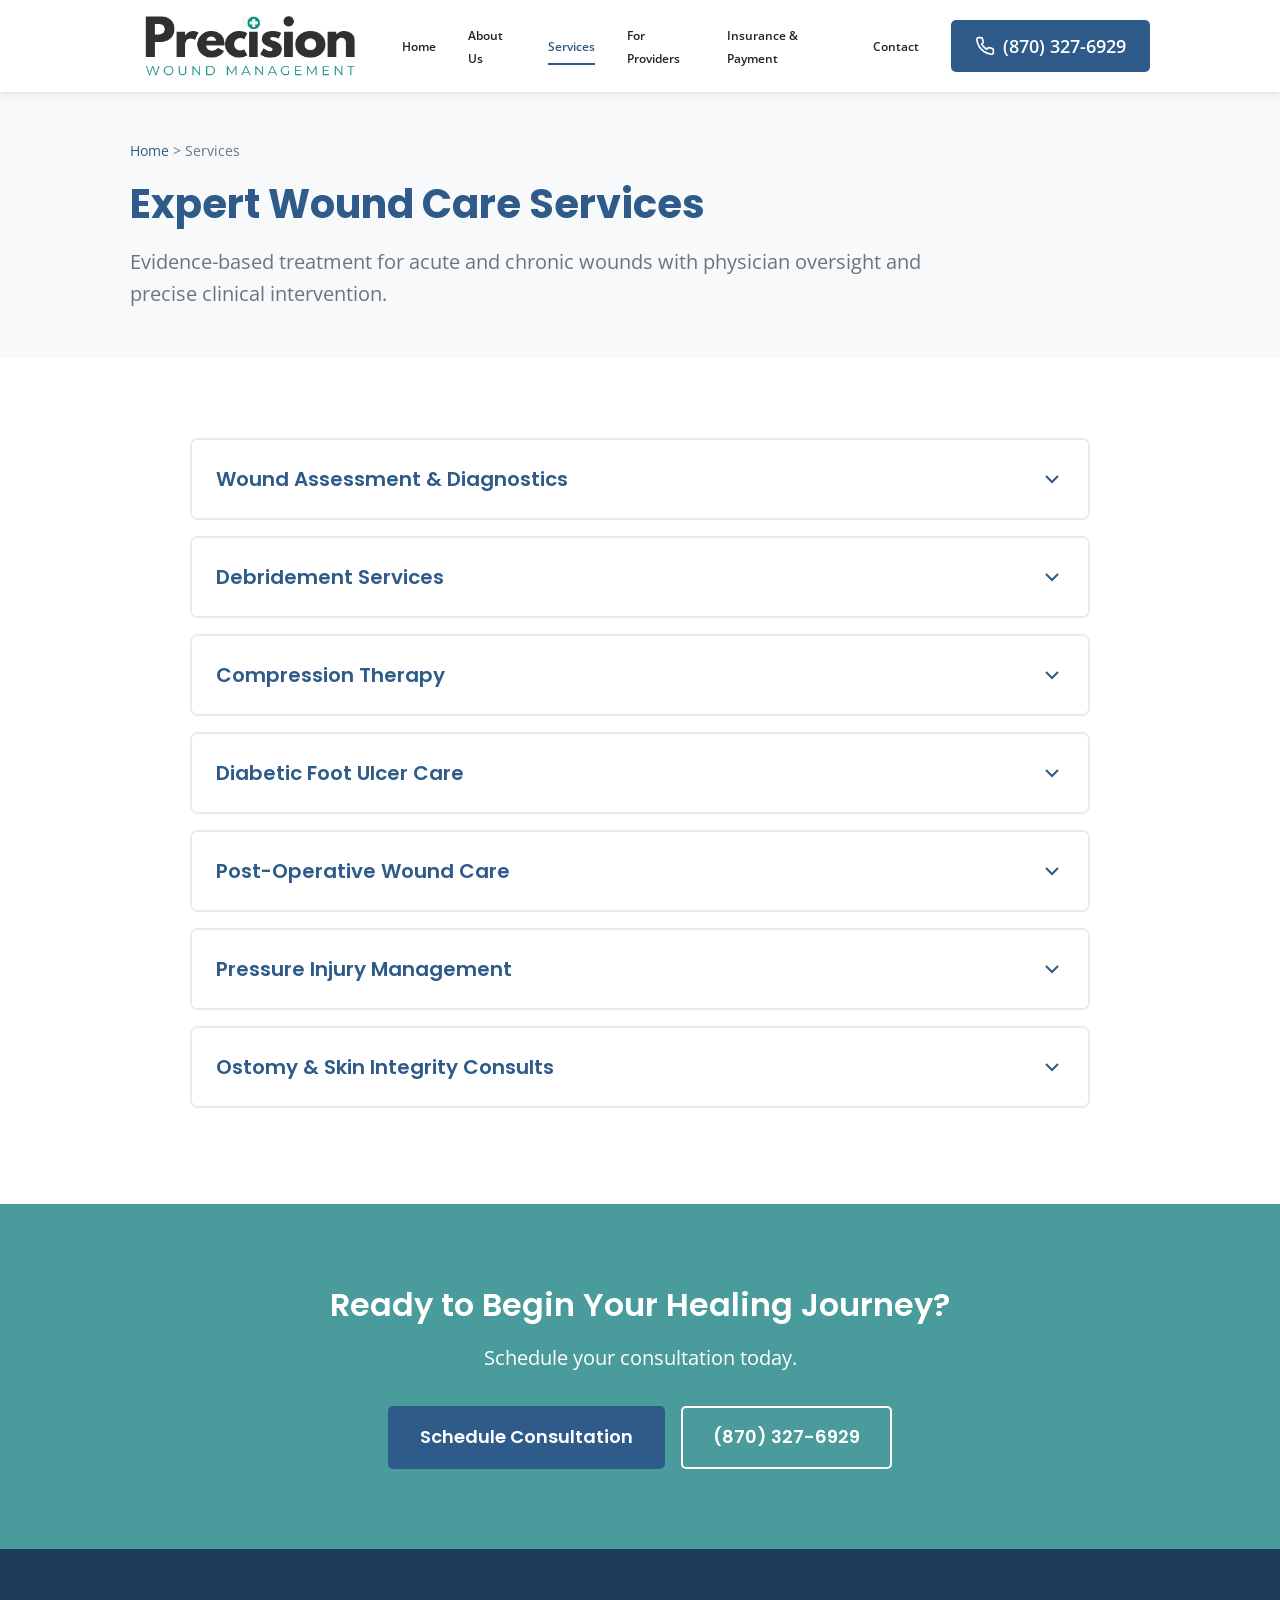
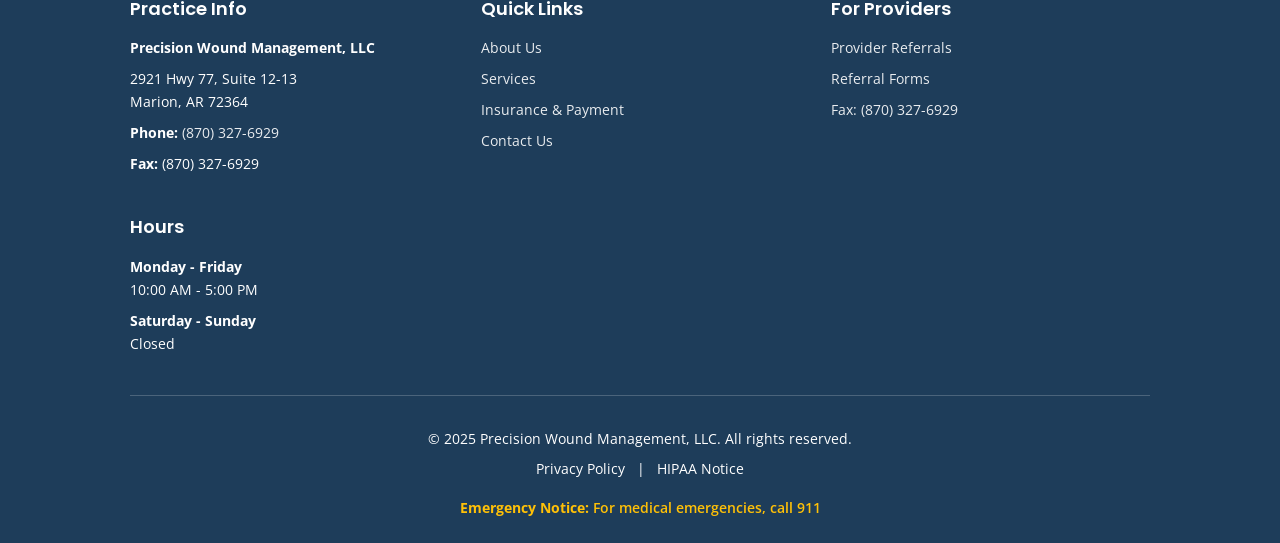
<file: services.html>
<!DOCTYPE html>
<html lang="en">
<head>
  <meta charset="UTF-8">
  <meta name="viewport" content="width=device-width, initial-scale=1.0">
  <title>Wound Care Services | Debridement, Diabetic Foot Care | Marion, AR</title>
  <meta name="description" content="Comprehensive wound care services including assessment, debridement, compression therapy, diabetic foot ulcer care, and pressure injury management in Marion, Arkansas.">

  <!-- Open Graph -->
  <meta property="og:title" content="Wound Care Services | Precision Wound Management">
  <meta property="og:description" content="Comprehensive wound care services in Marion, Arkansas.">
  <meta property="og:type" content="website">
  <meta property="og:url" content="https://pwmcare.com/services.html">

  <!-- Fonts -->
  <link rel="preconnect" href="https://fonts.googleapis.com">
  <link rel="preconnect" href="https://fonts.gstatic.com" crossorigin>
  <link href="https://fonts.googleapis.com/css2?family=Poppins:wght@400;600;700&family=Open+Sans:wght@400;600;700&display=swap" rel="stylesheet">

  <!-- Favicon -->
  <link rel="icon" type="image/x-icon" href="/images/logo/favicon.ico">

  <!-- Stylesheets -->
  <link rel="stylesheet" href="/css/style.css">
  <link rel="stylesheet" href="/css/responsive.css">

  <!-- Schema Markup -->
  <script type="application/ld+json">
  {
    "@context": "https://schema.org",
    "@type": "MedicalClinic",
    "name": "Precision Wound Management, LLC",
    "description": "Expert, evidence-based wound care specializing in diabetic foot ulcers, pressure injuries, and post-operative wound management.",
    "url": "https://pwmcare.com",
    "telephone": "+1-870-327-6929",
    "faxNumber": "+1-870-327-6929",
    "email": "info@pwmcare.com",
    "address": {
      "@type": "PostalAddress",
      "streetAddress": "2921 Hwy 77, Suite 12-13",
      "addressLocality": "Marion",
      "addressRegion": "AR",
      "postalCode": "72364",
      "addressCountry": "US"
    },
    "geo": {
      "@type": "GeoCoordinates",
      "latitude": "35.2148",
      "longitude": "-90.1965"
    },
    "openingHoursSpecification": [
      {
        "@type": "OpeningHoursSpecification",
        "dayOfWeek": [
          "Monday",
          "Tuesday",
          "Wednesday",
          "Thursday",
          "Friday"
        ],
        "opens": "10:00",
        "closes": "17:00"
      }
    ],
    "medicalSpecialty": "Wound Care",
    "priceRange": "$$"
  }
  </script>
</head>
<body>
  <!-- Skip Link for Accessibility -->
  <a href="#main-content" class="skip-link">Skip to main content</a>

  <!-- Header -->
  <header class="site-header">
    <div class="container">
      <div class="header-content">
        <div class="logo">
          <a href="/">
            <img src="/images/logo/pwm-logo-full.png" alt="Precision Wound Management Logo" class="logo-image">
          </a>
        </div>

        <nav class="main-nav" aria-label="Main Navigation">
          <button class="menu-toggle" aria-label="Toggle menu" aria-expanded="false">
            <span class="hamburger"></span>
            <span class="hamburger"></span>
            <span class="hamburger"></span>
          </button>

          <ul class="nav-menu">
            <li><a href="/">Home</a></li>
            <li><a href="/about.html">About Us</a></li>
            <li><a href="/services.html" class="active">Services</a></li>
            <li><a href="/providers.html">For Providers</a></li>
            <li><a href="/insurance.html">Insurance & Payment</a></li>
            <li><a href="/contact.html">Contact</a></li>
          </ul>
        </nav>

        <div class="header-contact">
          <a href="tel:+18703276929" class="btn-phone" aria-label="Call Precision Wound Management">
            <svg class="phone-icon" width="20" height="20" viewBox="0 0 24 24" fill="none" stroke="currentColor" stroke-width="2">
              <path d="M22 16.92v3a2 2 0 0 1-2.18 2 19.79 19.79 0 0 1-8.63-3.07 19.5 19.5 0 0 1-6-6 19.79 19.79 0 0 1-3.07-8.67A2 2 0 0 1 4.11 2h3a2 2 0 0 1 2 1.72 12.84 12.84 0 0 0 .7 2.81 2 2 0 0 1-.45 2.11L8.09 9.91a16 16 0 0 0 6 6l1.27-1.27a2 2 0 0 1 2.11-.45 12.84 12.84 0 0 0 2.81.7A2 2 0 0 1 22 16.92z"></path>
            </svg>
            (870) 327-6929
          </a>
        </div>
      </div>
    </div>
  </header>

  <!-- Main Content -->
  <main id="main-content">
    <!-- Page Header -->
    <section class="page-header">
      <div class="container">
        <nav class="breadcrumb" aria-label="Breadcrumb">
          <a href="/">Home</a> &gt; <span aria-current="page">Services</span>
        </nav>
        <h1>Expert Wound Care Services</h1>
        <p class="page-intro">Evidence-based treatment for acute and chronic wounds with physician oversight and precise clinical intervention.</p>
      </div>
    </section>

    <!-- Services Accordions -->
    <section class="services-section">
      <div class="container">
        <div class="services-accordions">

          <!-- Service 1: Wound Assessment & Diagnostics -->
          <div class="accordion-item">
            <button class="accordion-header" aria-expanded="false">
              <span class="accordion-title">Wound Assessment & Diagnostics</span>
              <svg class="accordion-icon" width="24" height="24" viewBox="0 0 24 24" fill="none" stroke="currentColor" stroke-width="2">
                <polyline points="6 9 12 15 18 9"></polyline>
              </svg>
            </button>
            <div class="accordion-content">
              <div class="service-details">
                <h3>Comprehensive Diagnostic Evaluation</h3>
                <ul>
                  <li>Comprehensive wound evaluation</li>
                  <li>Advanced diagnostic imaging</li>
                  <li>Vascular assessment</li>
                  <li>Infection analysis and culture</li>
                  <li>Wound measurement and photography</li>
                  <li>Treatment plan development</li>
                </ul>

                <div class="service-info">
                  <h4>What to Expect</h4>
                  <p>Initial consultation includes complete medical history review, thorough wound examination, wound measurement and photography, diagnostic assessment, and development of a personalized treatment plan. Our comprehensive approach ensures accurate diagnosis and optimal treatment planning.</p>
                </div>

                <div class="service-info">
                  <h4>Insurance</h4>
                  <p>Most diagnostic and assessment services are covered by Medicare, Medicaid, and major insurance plans when medically necessary.</p>
                </div>
              </div>
            </div>
          </div>

          <!-- Service 2: Debridement Services -->
          <div class="accordion-item">
            <button class="accordion-header" aria-expanded="false">
              <span class="accordion-title">Debridement Services</span>
              <svg class="accordion-icon" width="24" height="24" viewBox="0 0 24 24" fill="none" stroke="currentColor" stroke-width="2">
                <polyline points="6 9 12 15 18 9"></polyline>
              </svg>
            </button>
            <div class="accordion-content">
              <div class="service-details">
                <h3>Professional Debridement Procedures</h3>
                <ul>
                  <li>Sharp debridement</li>
                  <li>Selective debridement</li>
                  <li>Biofilm management</li>
                  <li>Tissue preparation for healing</li>
                  <li>Removal of necrotic tissue</li>
                  <li>Wound bed preparation</li>
                </ul>

                <div class="service-info">
                  <h4>What to Expect</h4>
                  <p>In-office procedure performed by qualified providers with appropriate pain management. Debridement removes dead or infected tissue to promote healing and reduce infection risk. Most procedures are well-tolerated and completed during a standard office visit.</p>
                </div>

                <div class="service-info">
                  <h4>Insurance</h4>
                  <p>Covered for medically necessary procedures under most insurance plans including Medicare and Medicaid.</p>
                </div>
              </div>
            </div>
          </div>

          <!-- Service 3: Compression Therapy -->
          <div class="accordion-item">
            <button class="accordion-header" aria-expanded="false">
              <span class="accordion-title">Compression Therapy</span>
              <svg class="accordion-icon" width="24" height="24" viewBox="0 0 24 24" fill="none" stroke="currentColor" stroke-width="2">
                <polyline points="6 9 12 15 18 9"></polyline>
              </svg>
            </button>
            <div class="accordion-content">
              <div class="service-details">
                <h3>Advanced Compression Solutions</h3>
                <ul>
                  <li>Multi-layer compression systems</li>
                  <li>Graduated compression stockings</li>
                  <li>Pneumatic compression devices</li>
                  <li>Venous insufficiency treatment</li>
                  <li>Edema management</li>
                  <li>Custom compression fitting</li>
                </ul>

                <div class="service-info">
                  <h4>What to Expect</h4>
                  <p>Custom fitting and application of compression therapy tailored to your specific condition. Includes comprehensive patient education on proper use, care, and maintenance. Regular follow-up to ensure optimal compression and healing progress.</p>
                </div>

                <div class="service-info">
                  <h4>Insurance</h4>
                  <p>Coverage varies by plan. We provide insurance verification and will work with you to understand your benefits.</p>
                </div>
              </div>
            </div>
          </div>

          <!-- Service 4: Diabetic Foot Ulcer Care -->
          <div class="accordion-item">
            <button class="accordion-header" aria-expanded="false">
              <span class="accordion-title">Diabetic Foot Ulcer Care</span>
              <svg class="accordion-icon" width="24" height="24" viewBox="0 0 24 24" fill="none" stroke="currentColor" stroke-width="2">
                <polyline points="6 9 12 15 18 9"></polyline>
              </svg>
            </button>
            <div class="accordion-content">
              <div class="service-details">
                <h3>Specialized Diabetic Wound Protocols</h3>
                <ul>
                  <li>Diabetic foot ulcer treatment</li>
                  <li>Offloading techniques and devices</li>
                  <li>Neuropathy assessment</li>
                  <li>Circulation evaluation</li>
                  <li>Infection prevention and management</li>
                  <li>Patient education and prevention</li>
                </ul>

                <div class="service-info">
                  <h4>What to Expect</h4>
                  <p>Comprehensive diabetic foot evaluation including vascular and neurological assessment. Implementation of evidence-based treatment protocols specific to diabetic wounds. Ongoing monitoring and education to prevent complications and promote healing.</p>
                </div>

                <div class="service-info">
                  <h4>Insurance</h4>
                  <p>Generally covered for diabetic patients under Medicare, Medicaid, and most private insurance plans.</p>
                </div>
              </div>
            </div>
          </div>

          <!-- Service 5: Post-Operative Wound Care -->
          <div class="accordion-item">
            <button class="accordion-header" aria-expanded="false">
              <span class="accordion-title">Post-Operative Wound Care</span>
              <svg class="accordion-icon" width="24" height="24" viewBox="0 0 24 24" fill="none" stroke="currentColor" stroke-width="2">
                <polyline points="6 9 12 15 18 9"></polyline>
              </svg>
            </button>
            <div class="accordion-content">
              <div class="service-details">
                <h3>Surgical Site Management & Recovery</h3>
                <ul>
                  <li>Surgical site monitoring</li>
                  <li>Complication prevention</li>
                  <li>Wound healing optimization</li>
                  <li>Infection surveillance</li>
                  <li>Recovery support and education</li>
                  <li>Coordination with surgical team</li>
                </ul>

                <div class="service-info">
                  <h4>What to Expect</h4>
                  <p>Comprehensive post-operative wound monitoring and management in coordination with your surgical team. Regular assessment to detect and prevent complications early. Support throughout your recovery process to ensure optimal healing.</p>
                </div>

                <div class="service-info">
                  <h4>Insurance</h4>
                  <p>Follow-up wound care is typically covered as part of post-operative care under most insurance plans.</p>
                </div>
              </div>
            </div>
          </div>

          <!-- Service 6: Pressure Injury Management -->
          <div class="accordion-item">
            <button class="accordion-header" aria-expanded="false">
              <span class="accordion-title">Pressure Injury Management</span>
              <svg class="accordion-icon" width="24" height="24" viewBox="0 0 24 24" fill="none" stroke="currentColor" stroke-width="2">
                <polyline points="6 9 12 15 18 9"></polyline>
              </svg>
            </button>
            <div class="accordion-content">
              <div class="service-details">
                <h3>Prevention & Advanced Treatment</h3>
                <ul>
                  <li>Pressure ulcer staging and assessment</li>
                  <li>Prevention protocols and education</li>
                  <li>Advanced treatment options</li>
                  <li>Support surface evaluation</li>
                  <li>Repositioning and positioning education</li>
                  <li>Caregiver training and support</li>
                </ul>

                <div class="service-info">
                  <h4>What to Expect</h4>
                  <p>Comprehensive assessment of pressure injury with staging and treatment planning. Equipment and positioning recommendations to prevent further injury. Caregiver education on prevention strategies and proper care techniques.</p>
                </div>

                <div class="service-info">
                  <h4>Insurance</h4>
                  <p>Covered for medically necessary treatment under Medicare, Medicaid, and most insurance plans.</p>
                </div>
              </div>
            </div>
          </div>

          <!-- Service 7: Ostomy & Skin Integrity Consults -->
          <div class="accordion-item">
            <button class="accordion-header" aria-expanded="false">
              <span class="accordion-title">Ostomy & Skin Integrity Consults</span>
              <svg class="accordion-icon" width="24" height="24" viewBox="0 0 24 24" fill="none" stroke="currentColor" stroke-width="2">
                <polyline points="6 9 12 15 18 9"></polyline>
              </svg>
            </button>
            <div class="accordion-content">
              <div class="service-details">
                <h3>Specialized Ostomy Care & Skin Protection</h3>
                <ul>
                  <li>Ostomy care assessment</li>
                  <li>Skin barrier evaluation</li>
                  <li>Product recommendations and fitting</li>
                  <li>Peristomal skin complications</li>
                  <li>Patient education and support</li>
                  <li>Troubleshooting and problem-solving</li>
                </ul>

                <div class="service-info">
                  <h4>What to Expect</h4>
                  <p>Specialized consultation for ostomy-related concerns and skin integrity issues. Assessment of current ostomy system, product trials, and personalized recommendations. Education and support to ensure optimal ostomy management and skin health.</p>
                </div>

                <div class="service-info">
                  <h4>Insurance</h4>
                  <p>Coverage varies by service and plan. We provide insurance verification for ostomy consultations and supplies.</p>
                </div>
              </div>
            </div>
          </div>

        </div>
      </div>
    </section>

    <!-- Contact CTA -->
    <section class="contact-cta">
      <div class="container">
        <h2>Ready to Begin Your Healing Journey?</h2>
        <p>Schedule your consultation today.</p>
        <div class="cta-buttons">
          <a href="/contact.html" class="btn btn-primary">Schedule Consultation</a>
          <a href="tel:+18703276929" class="btn btn-secondary">(870) 327-6929</a>
        </div>
      </div>
    </section>
  </main>

  <!-- Footer -->
  <footer class="site-footer">
    <div class="container">
      <div class="footer-grid">
        <div class="footer-column">
          <h3>Practice Info</h3>
          <p><strong>Precision Wound Management, LLC</strong></p>
          <p>2921 Hwy 77, Suite 12-13<br>Marion, AR 72364</p>
          <p><strong>Phone:</strong> <a href="tel:+18703276929">(870) 327-6929</a></p>
          <p><strong>Fax:</strong> (870) 327-6929</p>
        </div>

        <div class="footer-column">
          <h3>Quick Links</h3>
          <ul>
            <li><a href="/about.html">About Us</a></li>
            <li><a href="/services.html">Services</a></li>
            <li><a href="/insurance.html">Insurance & Payment</a></li>
            <li><a href="/contact.html">Contact Us</a></li>
          </ul>
        </div>

        <div class="footer-column">
          <h3>For Providers</h3>
          <ul>
            <li><a href="/providers.html">Provider Referrals</a></li>
            <li><a href="/providers.html#referral-forms">Referral Forms</a></li>
            <li><a href="tel:+18703276929">Fax: (870) 327-6929</a></li>
          </ul>
        </div>

        <div class="footer-column">
          <h3>Hours</h3>
          <p><strong>Monday - Friday</strong><br>10:00 AM - 5:00 PM</p>
          <p><strong>Saturday - Sunday</strong><br>Closed</p>
        </div>
      </div>

      <div class="footer-bottom">
        <div class="footer-bottom-content">
          <p>&copy; 2025 Precision Wound Management, LLC. All rights reserved.</p>
          <p class="footer-legal">
            <span>Privacy Policy</span> | <span>HIPAA Notice</span>
          </p>
          <p class="emergency-notice"><strong>Emergency Notice:</strong> For medical emergencies, call 911</p>
        </div>
      </div>
    </div>
  </footer>

  <!-- JavaScript -->
  <script src="/js/main.js"></script>
</body>
</html>
</file>
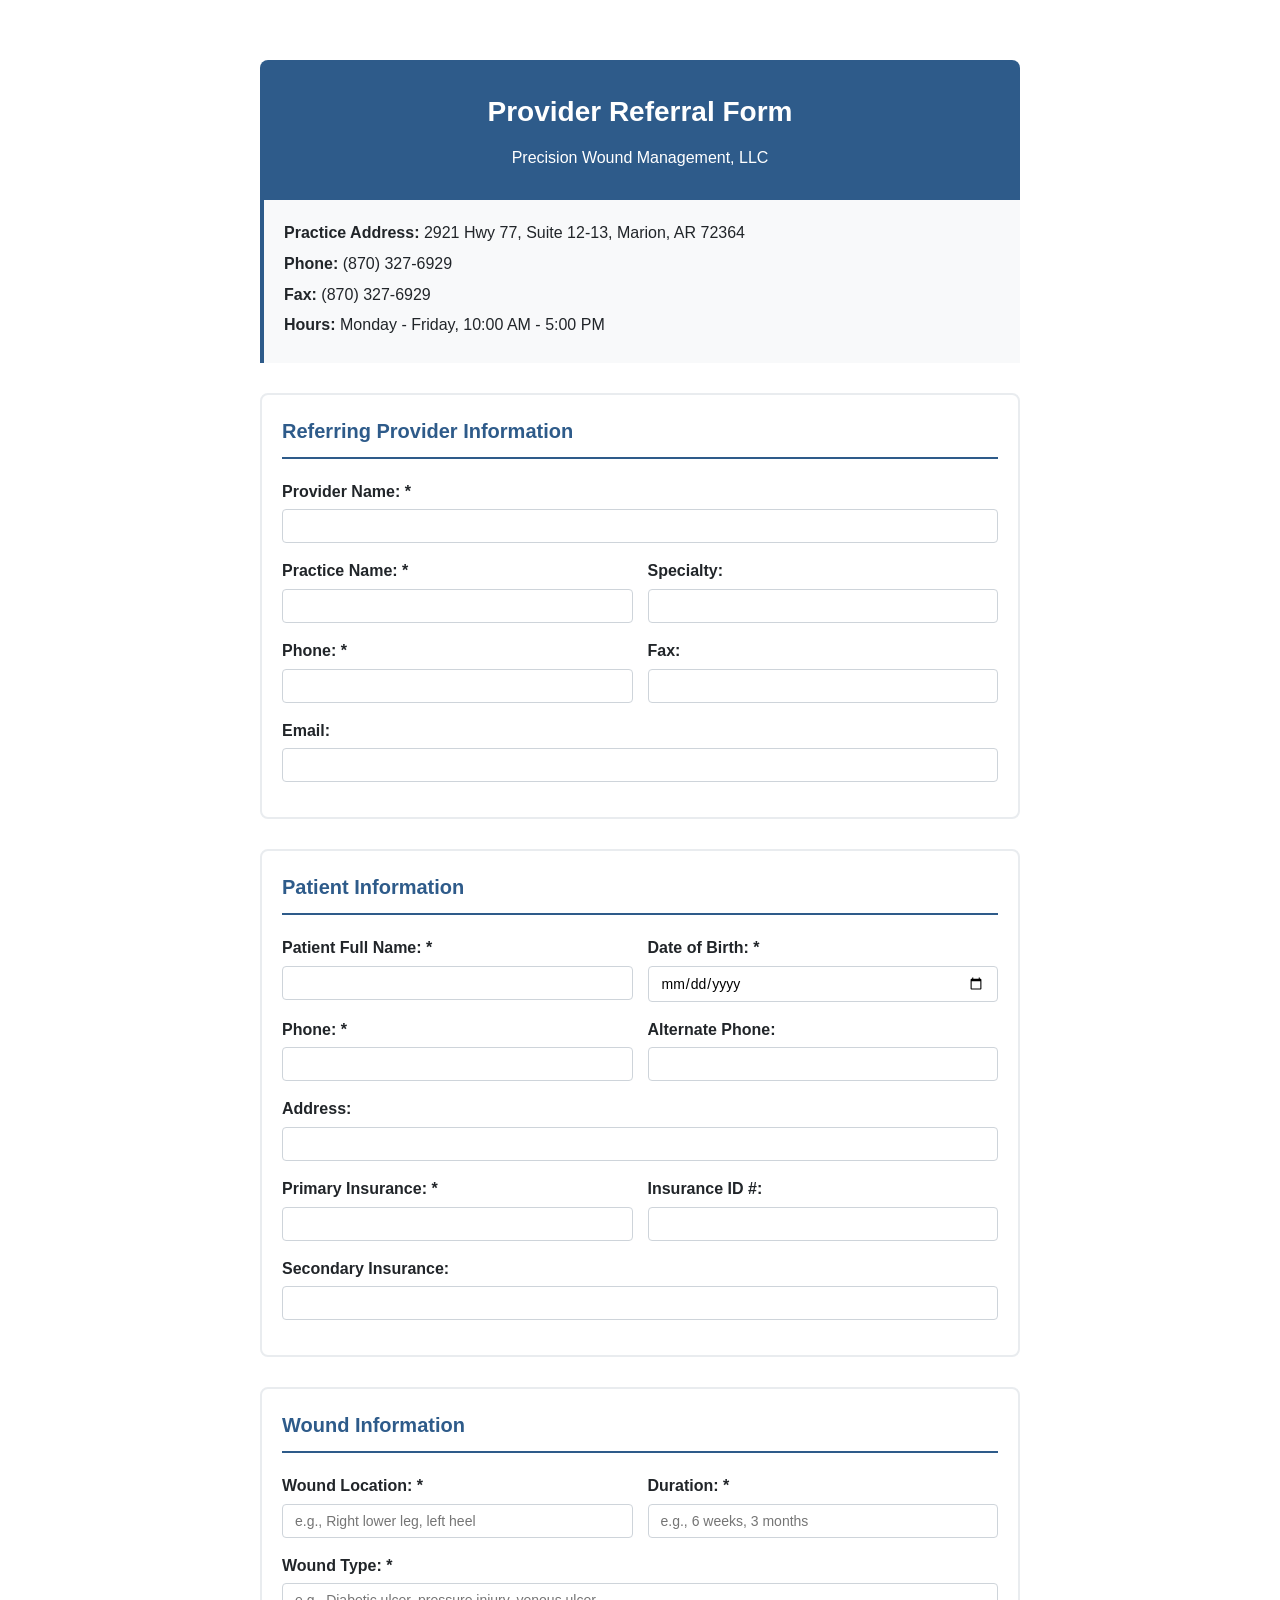
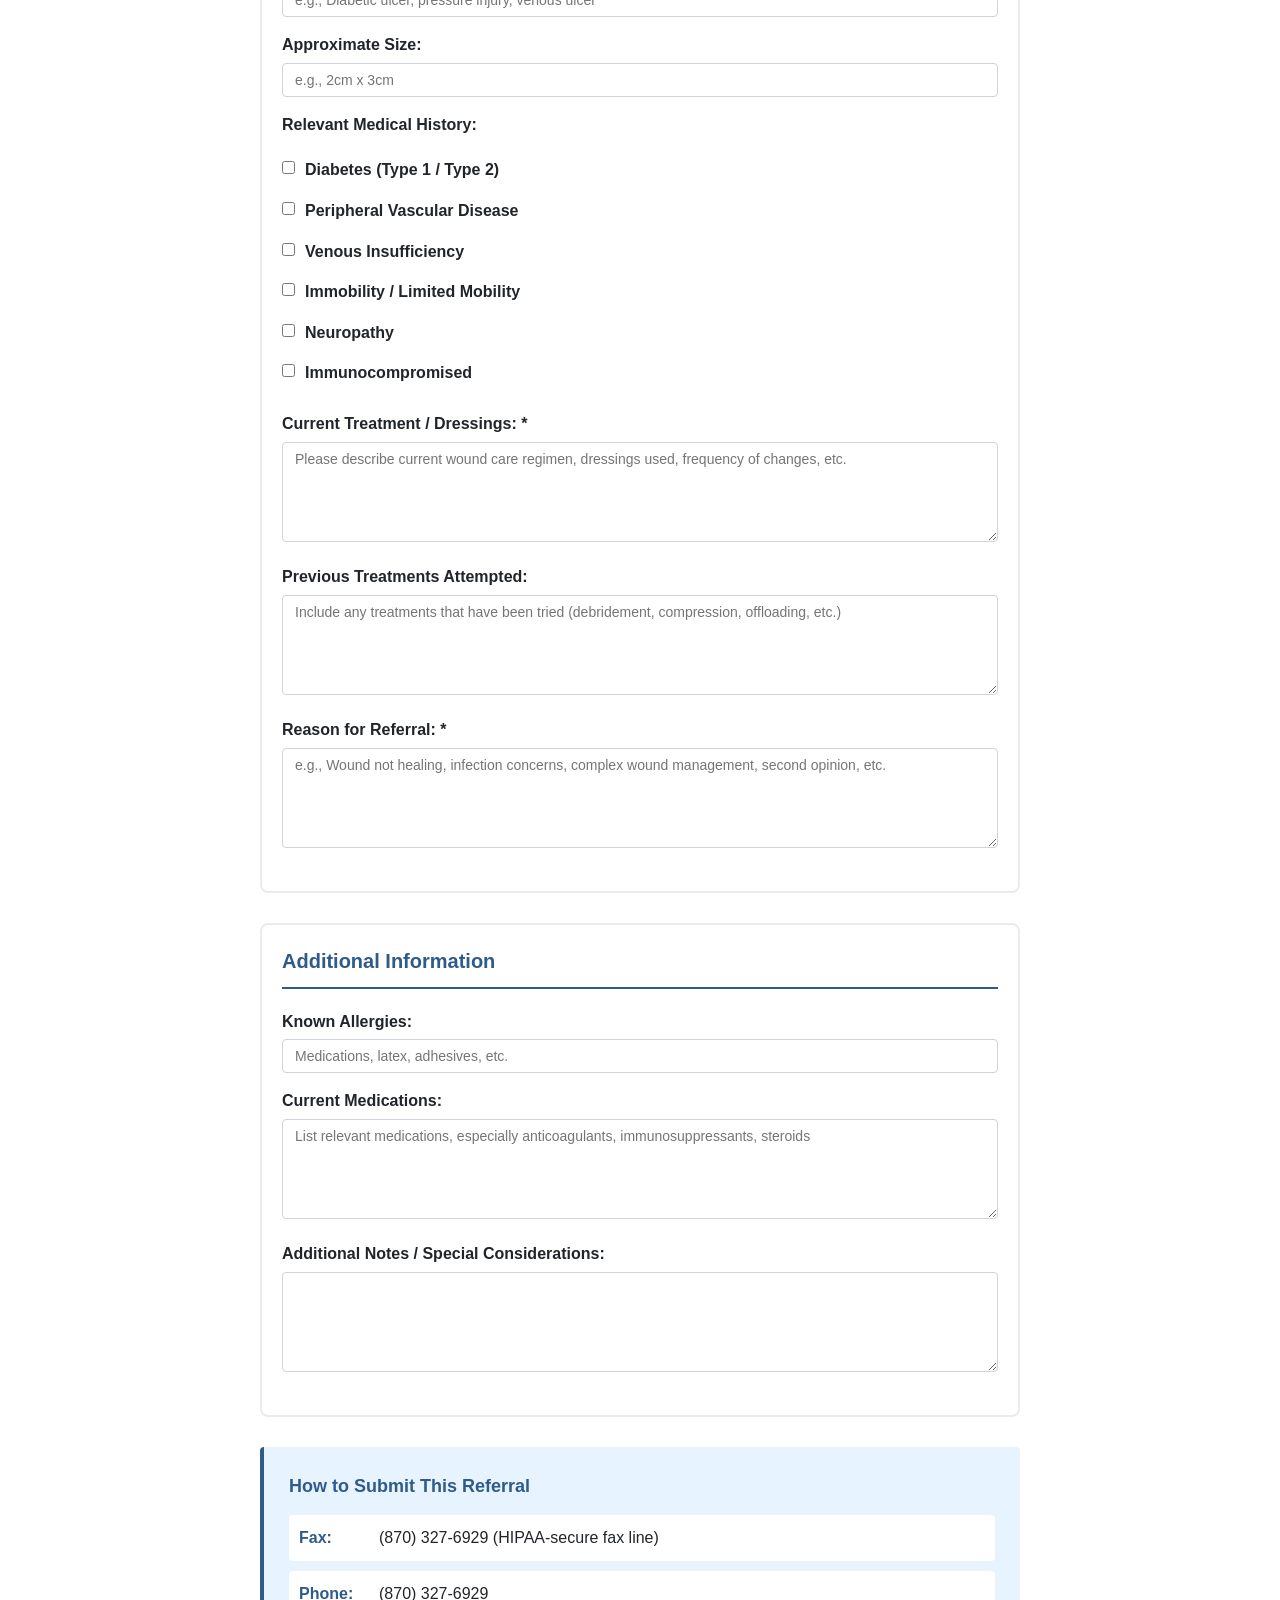
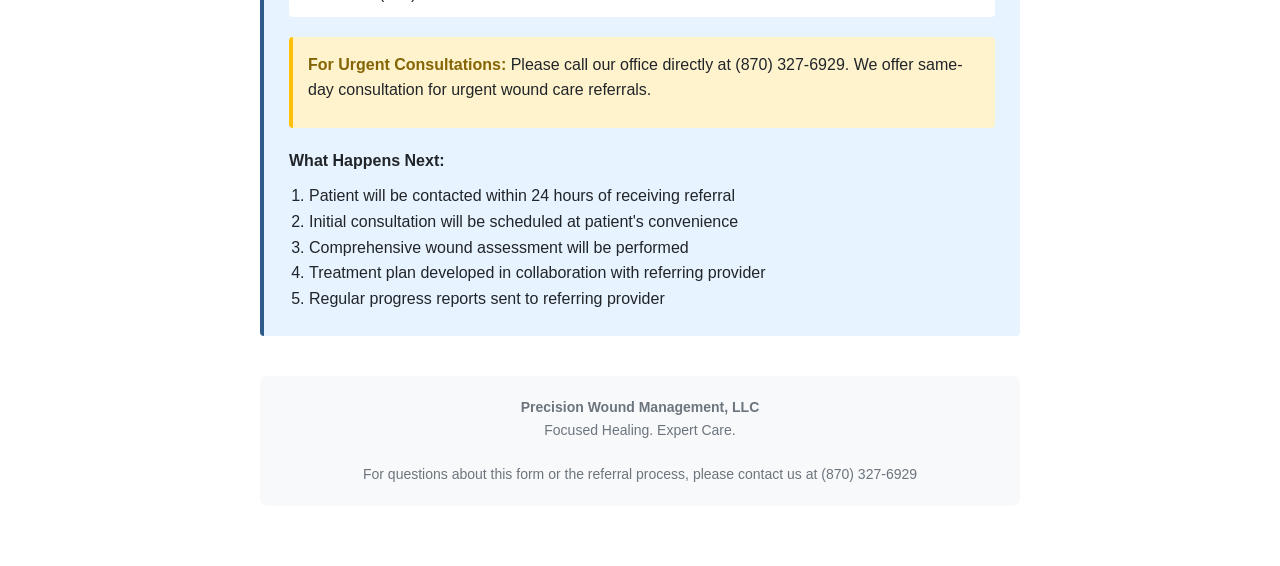
<file: assets/referral-form-placeholder.html>
<!DOCTYPE html>
<html lang="en">
<head>
  <meta charset="UTF-8">
  <meta name="viewport" content="width=device-width, initial-scale=1.0">
  <title>Provider Referral Form - Precision Wound Management</title>
  <style>
    * {
      margin: 0;
      padding: 0;
      box-sizing: border-box;
    }

    body {
      font-family: Arial, sans-serif;
      max-width: 800px;
      margin: 40px auto;
      padding: 20px;
      color: #212529;
      line-height: 1.6;
    }

    .header {
      background: #2E5B8A;
      color: white;
      padding: 30px;
      border-radius: 8px 8px 0 0;
      text-align: center;
    }

    .header h1 {
      margin-bottom: 10px;
      font-size: 28px;
    }

    .practice-info {
      background: #F8F9FA;
      padding: 20px;
      border-left: 4px solid #2E5B8A;
      margin-bottom: 30px;
    }

    .practice-info p {
      margin-bottom: 5px;
    }

    .form-section {
      margin: 30px 0;
      padding: 20px;
      background: white;
      border: 2px solid #E9ECEF;
      border-radius: 8px;
    }

    .form-section h2 {
      color: #2E5B8A;
      border-bottom: 2px solid #2E5B8A;
      padding-bottom: 10px;
      margin-bottom: 20px;
      font-size: 20px;
    }

    .form-field {
      margin-bottom: 15px;
    }

    label {
      display: block;
      margin-bottom: 5px;
      font-weight: bold;
      color: #212529;
    }

    input[type="text"],
    input[type="date"],
    textarea {
      width: 100%;
      padding: 8px 12px;
      border: 1px solid #CED4DA;
      border-radius: 4px;
      font-size: 14px;
      font-family: Arial, sans-serif;
    }

    textarea {
      min-height: 100px;
      resize: vertical;
    }

    .form-row {
      display: grid;
      grid-template-columns: 1fr 1fr;
      gap: 15px;
    }

    .submit-info {
      background: #E7F3FF;
      padding: 25px;
      margin-top: 30px;
      border-left: 4px solid #2E5B8A;
      border-radius: 4px;
    }

    .submit-info h3 {
      color: #2E5B8A;
      margin-bottom: 15px;
      font-size: 18px;
    }

    .submit-info p {
      margin-bottom: 10px;
    }

    .contact-method {
      display: flex;
      align-items: center;
      margin: 10px 0;
      padding: 10px;
      background: white;
      border-radius: 4px;
    }

    .contact-method strong {
      min-width: 80px;
      color: #2E5B8A;
    }

    .urgent-box {
      background: #FFF3CD;
      border-left: 4px solid #FFC107;
      padding: 15px;
      margin-top: 20px;
      border-radius: 4px;
    }

    .urgent-box strong {
      color: #856404;
    }

    .checkbox-group {
      margin: 20px 0;
    }

    .checkbox-item {
      display: flex;
      align-items: flex-start;
      margin-bottom: 10px;
    }

    .checkbox-item input[type="checkbox"] {
      margin-right: 10px;
      margin-top: 4px;
    }

    @media print {
      body {
        margin: 0;
        padding: 20px;
      }

      .header {
        background: none;
        color: #2E5B8A;
        border: 2px solid #2E5B8A;
      }

      input, textarea {
        border: 1px solid #000;
      }
    }

    @media (max-width: 600px) {
      body {
        padding: 10px;
      }

      .form-row {
        grid-template-columns: 1fr;
      }

      .header h1 {
        font-size: 22px;
      }
    }
  </style>
</head>
<body>
  <div class="header">
    <h1>Provider Referral Form</h1>
    <p>Precision Wound Management, LLC</p>
  </div>

  <div class="practice-info">
    <p><strong>Practice Address:</strong> 2921 Hwy 77, Suite 12-13, Marion, AR 72364</p>
    <p><strong>Phone:</strong> (870) 327-6929</p>
    <p><strong>Fax:</strong> (870) 327-6929</p>
    <p><strong>Hours:</strong> Monday - Friday, 10:00 AM - 5:00 PM</p>
  </div>

  <div class="form-section">
    <h2>Referring Provider Information</h2>

    <div class="form-field">
      <label for="provider-name">Provider Name: *</label>
      <input type="text" id="provider-name" required>
    </div>

    <div class="form-row">
      <div class="form-field">
        <label for="practice-name">Practice Name: *</label>
        <input type="text" id="practice-name" required>
      </div>

      <div class="form-field">
        <label for="specialty">Specialty:</label>
        <input type="text" id="specialty">
      </div>
    </div>

    <div class="form-row">
      <div class="form-field">
        <label for="provider-phone">Phone: *</label>
        <input type="text" id="provider-phone" required>
      </div>

      <div class="form-field">
        <label for="provider-fax">Fax:</label>
        <input type="text" id="provider-fax">
      </div>
    </div>

    <div class="form-field">
      <label for="provider-email">Email:</label>
      <input type="text" id="provider-email">
    </div>
  </div>

  <div class="form-section">
    <h2>Patient Information</h2>

    <div class="form-row">
      <div class="form-field">
        <label for="patient-name">Patient Full Name: *</label>
        <input type="text" id="patient-name" required>
      </div>

      <div class="form-field">
        <label for="patient-dob">Date of Birth: *</label>
        <input type="date" id="patient-dob" required>
      </div>
    </div>

    <div class="form-row">
      <div class="form-field">
        <label for="patient-phone">Phone: *</label>
        <input type="text" id="patient-phone" required>
      </div>

      <div class="form-field">
        <label for="patient-alt-phone">Alternate Phone:</label>
        <input type="text" id="patient-alt-phone">
      </div>
    </div>

    <div class="form-field">
      <label for="patient-address">Address:</label>
      <input type="text" id="patient-address">
    </div>

    <div class="form-row">
      <div class="form-field">
        <label for="insurance-primary">Primary Insurance: *</label>
        <input type="text" id="insurance-primary" required>
      </div>

      <div class="form-field">
        <label for="insurance-id">Insurance ID #:</label>
        <input type="text" id="insurance-id">
      </div>
    </div>

    <div class="form-field">
      <label for="insurance-secondary">Secondary Insurance:</label>
      <input type="text" id="insurance-secondary">
    </div>
  </div>

  <div class="form-section">
    <h2>Wound Information</h2>

    <div class="form-row">
      <div class="form-field">
        <label for="wound-location">Wound Location: *</label>
        <input type="text" id="wound-location" placeholder="e.g., Right lower leg, left heel" required>
      </div>

      <div class="form-field">
        <label for="wound-duration">Duration: *</label>
        <input type="text" id="wound-duration" placeholder="e.g., 6 weeks, 3 months" required>
      </div>
    </div>

    <div class="form-field">
      <label for="wound-type">Wound Type: *</label>
      <input type="text" id="wound-type" placeholder="e.g., Diabetic ulcer, pressure injury, venous ulcer" required>
    </div>

    <div class="form-field">
      <label for="wound-size">Approximate Size:</label>
      <input type="text" id="wound-size" placeholder="e.g., 2cm x 3cm">
    </div>

    <div class="form-field">
      <label>Relevant Medical History:</label>
      <div class="checkbox-group">
        <div class="checkbox-item">
          <input type="checkbox" id="diabetes">
          <label for="diabetes">Diabetes (Type 1 / Type 2)</label>
        </div>
        <div class="checkbox-item">
          <input type="checkbox" id="pvd">
          <label for="pvd">Peripheral Vascular Disease</label>
        </div>
        <div class="checkbox-item">
          <input type="checkbox" id="venous">
          <label for="venous">Venous Insufficiency</label>
        </div>
        <div class="checkbox-item">
          <input type="checkbox" id="immobility">
          <label for="immobility">Immobility / Limited Mobility</label>
        </div>
        <div class="checkbox-item">
          <input type="checkbox" id="neuropathy">
          <label for="neuropathy">Neuropathy</label>
        </div>
        <div class="checkbox-item">
          <input type="checkbox" id="immunocompromised">
          <label for="immunocompromised">Immunocompromised</label>
        </div>
      </div>
    </div>

    <div class="form-field">
      <label for="current-treatment">Current Treatment / Dressings: *</label>
      <textarea id="current-treatment" placeholder="Please describe current wound care regimen, dressings used, frequency of changes, etc." required></textarea>
    </div>

    <div class="form-field">
      <label for="previous-treatment">Previous Treatments Attempted:</label>
      <textarea id="previous-treatment" placeholder="Include any treatments that have been tried (debridement, compression, offloading, etc.)"></textarea>
    </div>

    <div class="form-field">
      <label for="referral-reason">Reason for Referral: *</label>
      <textarea id="referral-reason" placeholder="e.g., Wound not healing, infection concerns, complex wound management, second opinion, etc." required></textarea>
    </div>
  </div>

  <div class="form-section">
    <h2>Additional Information</h2>

    <div class="form-field">
      <label for="allergies">Known Allergies:</label>
      <input type="text" id="allergies" placeholder="Medications, latex, adhesives, etc.">
    </div>

    <div class="form-field">
      <label for="medications">Current Medications:</label>
      <textarea id="medications" placeholder="List relevant medications, especially anticoagulants, immunosuppressants, steroids"></textarea>
    </div>

    <div class="form-field">
      <label for="additional-notes">Additional Notes / Special Considerations:</label>
      <textarea id="additional-notes"></textarea>
    </div>
  </div>

  <div class="submit-info">
    <h3>How to Submit This Referral</h3>

    <div class="contact-method">
      <strong>Fax:</strong>
      <span>(870) 327-6929 (HIPAA-secure fax line)</span>
    </div>

    <div class="contact-method">
      <strong>Phone:</strong>
      <span>(870) 327-6929</span>
    </div>

    <div class="urgent-box">
      <p><strong>For Urgent Consultations:</strong> Please call our office directly at (870) 327-6929. We offer same-day consultation for urgent wound care referrals.</p>
    </div>

    <p style="margin-top: 20px;"><strong>What Happens Next:</strong></p>
    <ol style="margin-left: 20px; margin-top: 10px;">
      <li>Patient will be contacted within 24 hours of receiving referral</li>
      <li>Initial consultation will be scheduled at patient's convenience</li>
      <li>Comprehensive wound assessment will be performed</li>
      <li>Treatment plan developed in collaboration with referring provider</li>
      <li>Regular progress reports sent to referring provider</li>
    </ol>
  </div>

  <div style="text-align: center; margin-top: 40px; padding: 20px; background: #F8F9FA; border-radius: 8px;">
    <p style="font-size: 14px; color: #6C757D;">
      <strong>Precision Wound Management, LLC</strong><br>
      Focused Healing. Expert Care.<br>
      <br>
      For questions about this form or the referral process, please contact us at (870) 327-6929
    </p>
  </div>

</body>
</html>
</file>
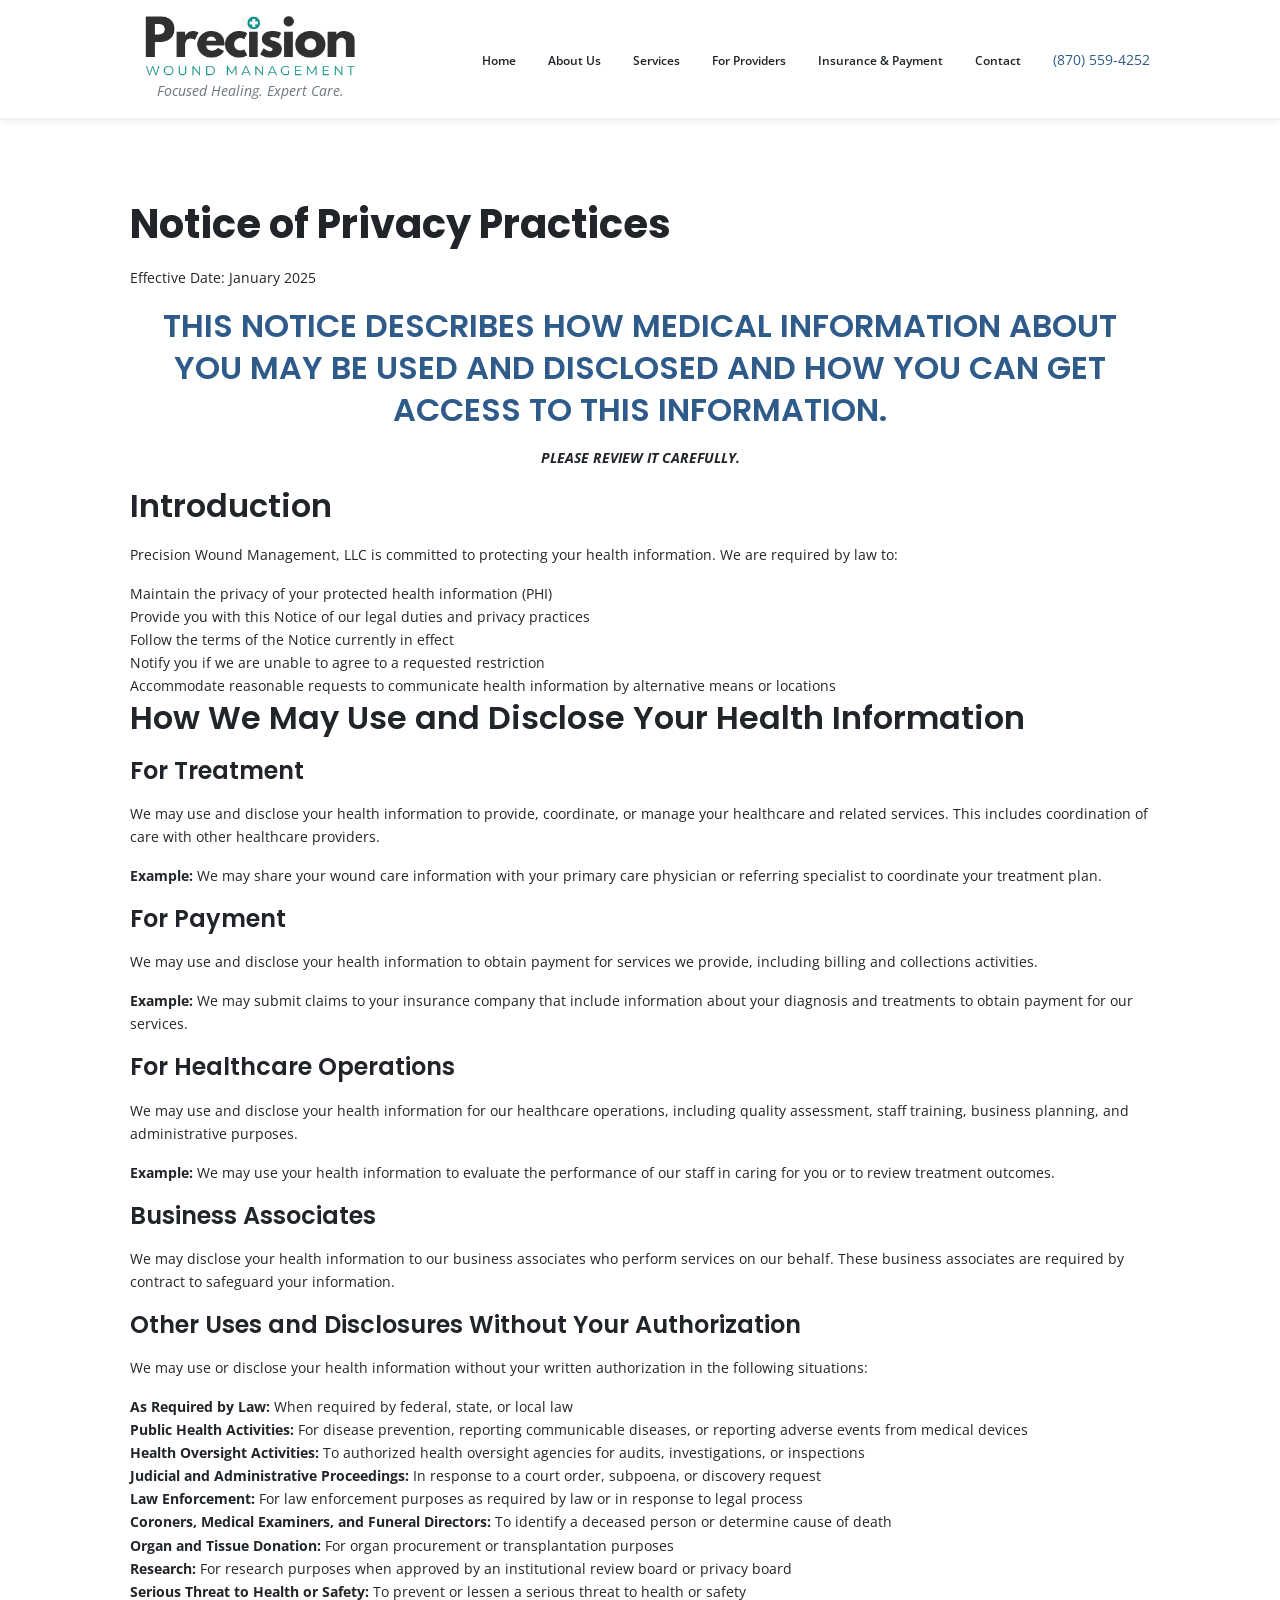
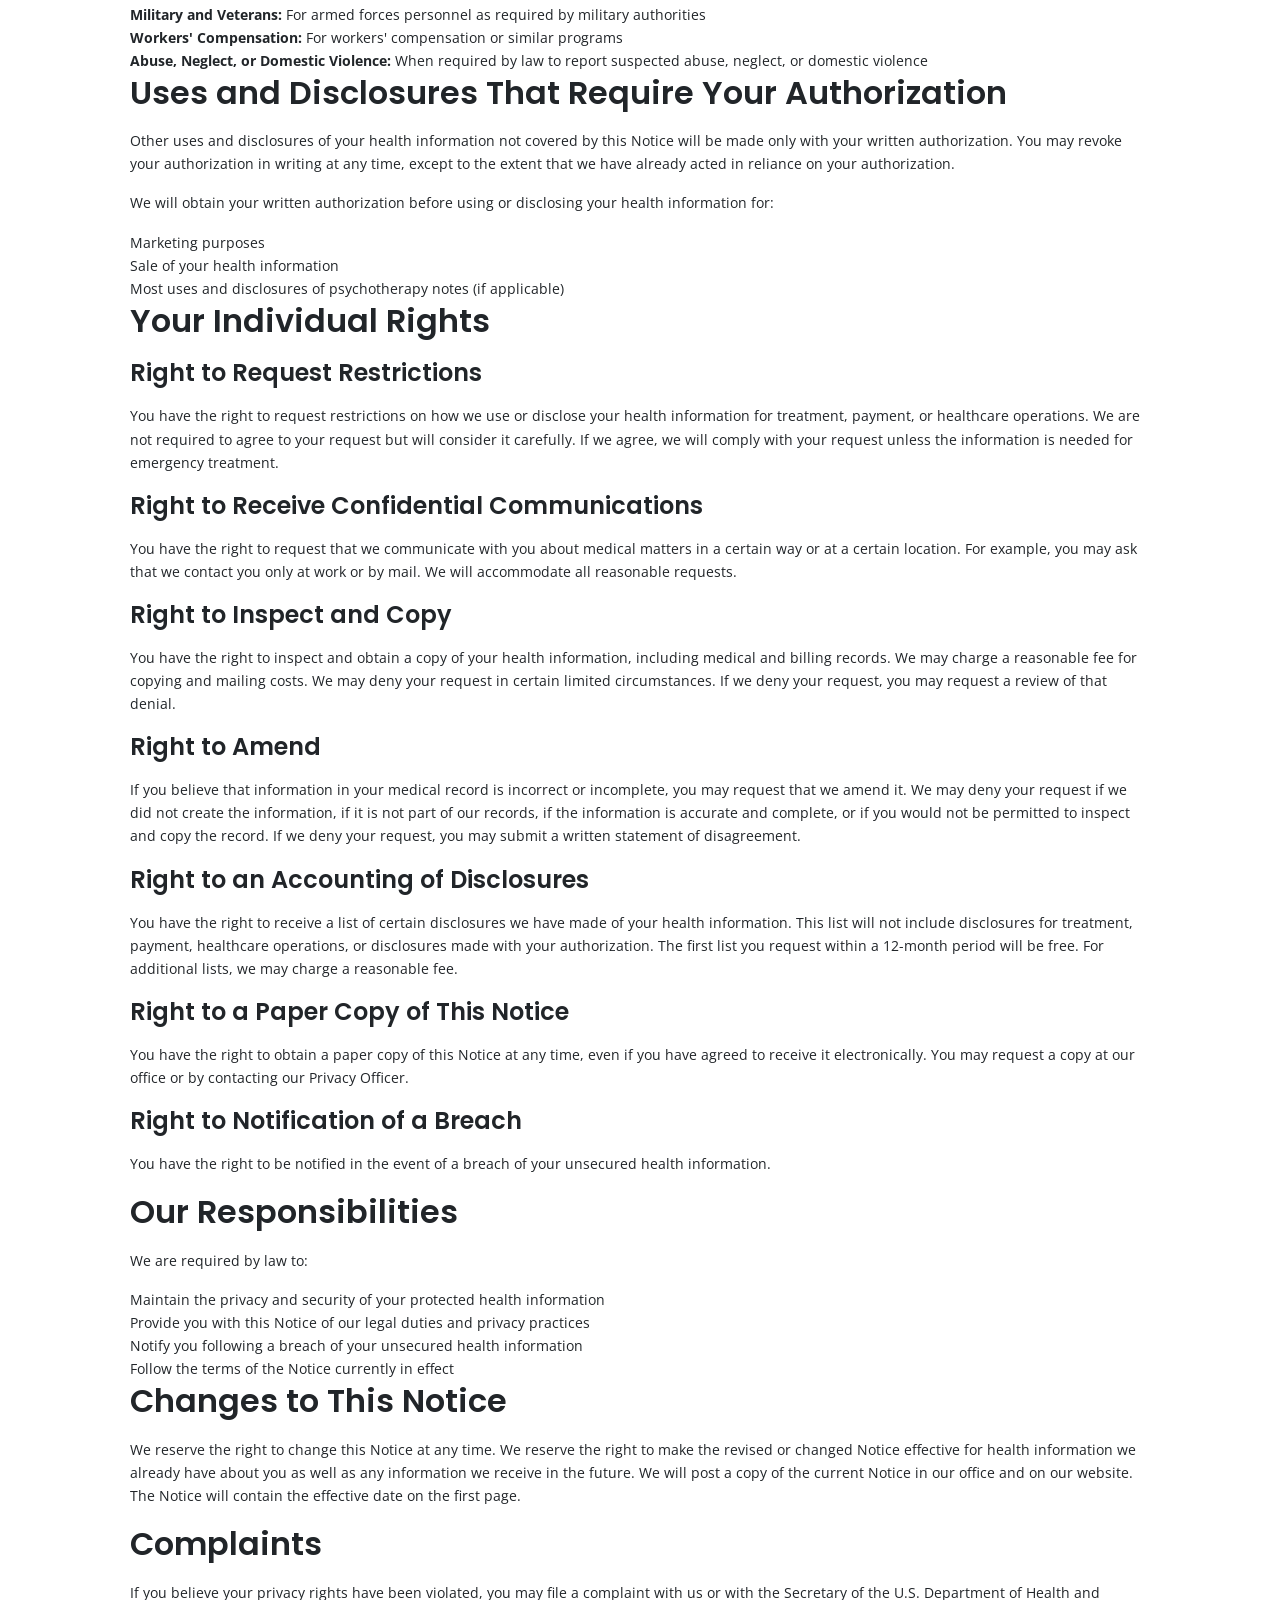
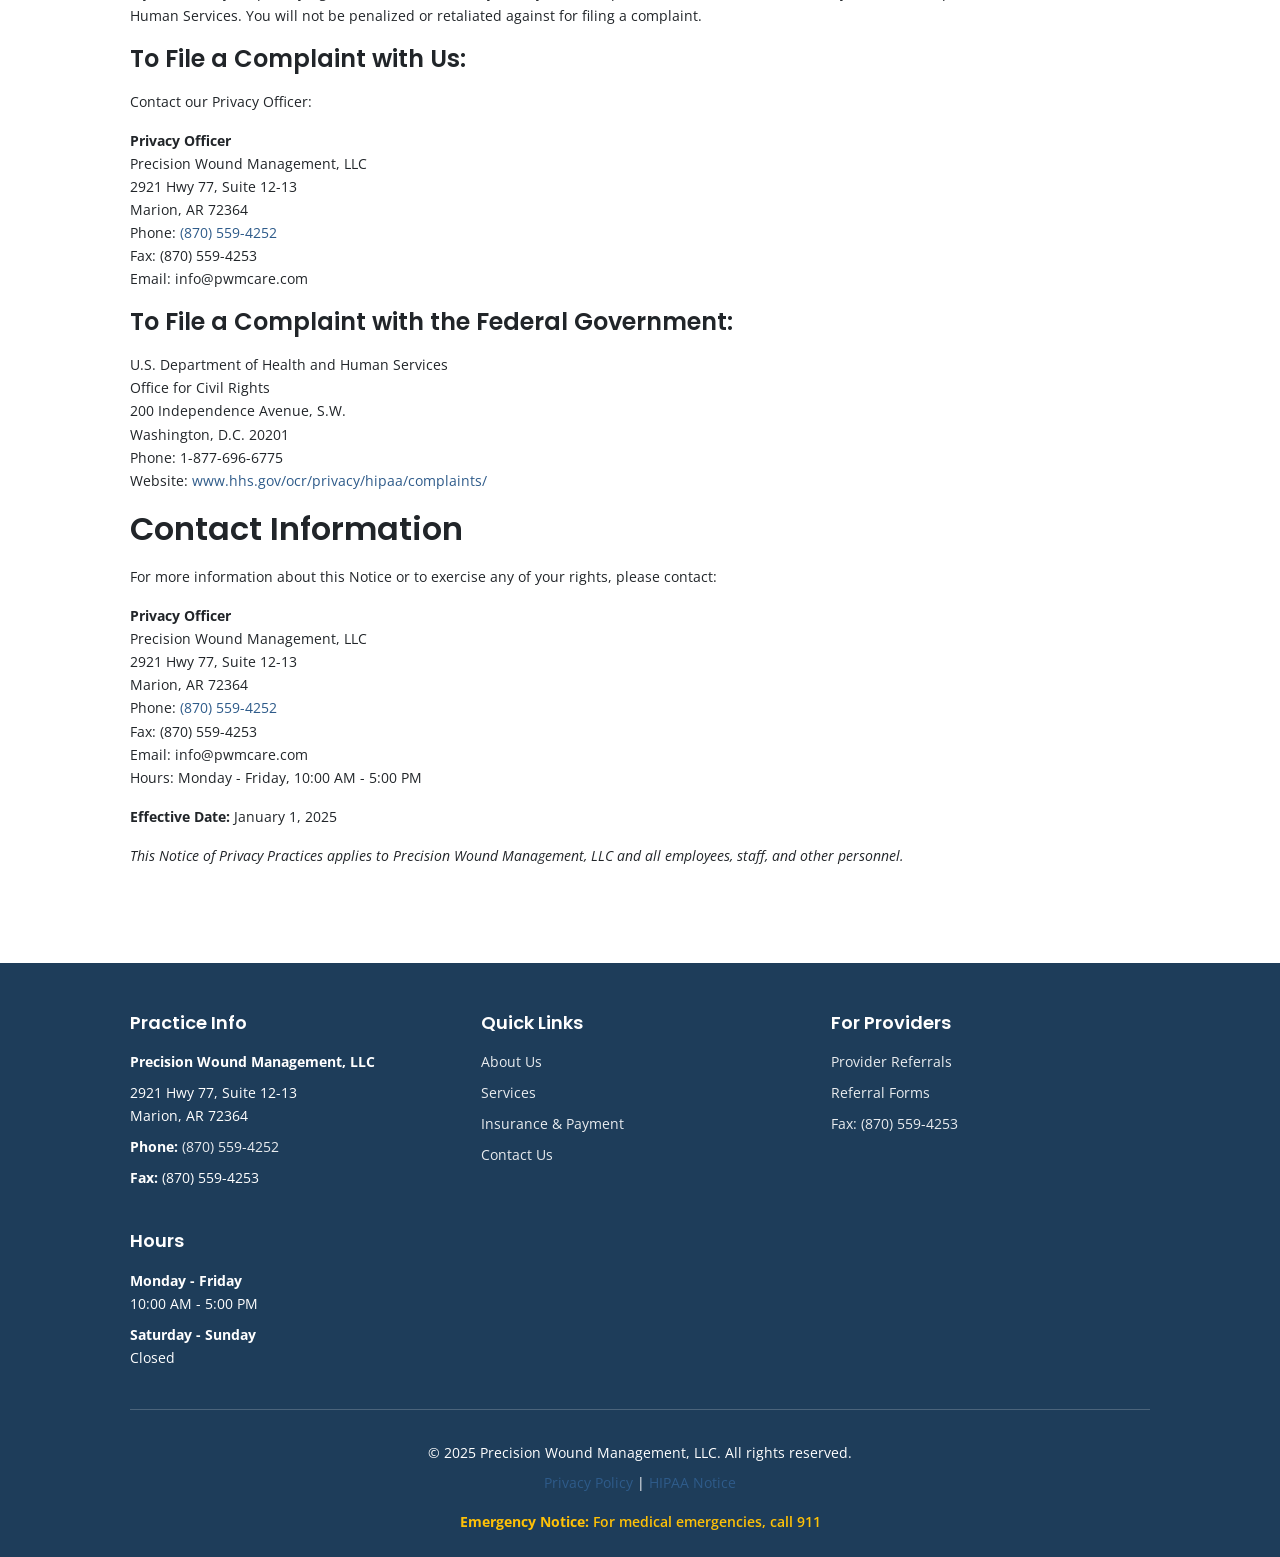
<file: legal/hipaa-notice.html>
<!DOCTYPE html>
<html lang="en">
<head>
  <meta charset="UTF-8">
  <meta name="viewport" content="width=device-width, initial-scale=1.0">
  <title>HIPAA Notice of Privacy Practices | Precision Wound Management</title>
  <meta name="description" content="HIPAA Notice of Privacy Practices for Precision Wound Management, LLC">

  <!-- Favicon -->
  <link rel="icon" type="image/x-icon" href="/favicon.ico?v=2">
  <link rel="shortcut icon" type="image/x-icon" href="/favicon.ico?v=2">

  <!-- Fonts -->
  <link rel="preconnect" href="https://fonts.googleapis.com">
  <link rel="preconnect" href="https://fonts.gstatic.com" crossorigin>
  <link href="https://fonts.googleapis.com/css2?family=Poppins:wght@400;600;700&family=Open+Sans:wght@400;600;700&display=swap" rel="stylesheet">

  <!-- Stylesheets -->
  <link rel="stylesheet" href="/css/style.css">
  <link rel="stylesheet" href="/css/responsive.css">
</head>
<body>
  <!-- Skip Link for Accessibility -->
  <a href="#main-content" class="skip-link">Skip to main content</a>

  <!-- Header -->
  <header class="site-header">
    <div class="container">
      <div class="header-content">
        <div class="logo">
          <a href="/">
            <img src="/images/logo/pwm-logo-full.png?v=2" alt="Precision Wound Management" class="logo-image">
            <p class="tagline">Focused Healing. Expert Care.</p>
          </a>
        </div>

        <nav class="main-nav" aria-label="Main Navigation">
          <button class="menu-toggle" aria-label="Toggle menu" aria-expanded="false">
            <span class="hamburger"></span>
            <span class="hamburger"></span>
            <span class="hamburger"></span>
          </button>

          <ul class="nav-menu">
            <li><a href="/">Home</a></li>
            <li><a href="/about.html">About Us</a></li>
            <li><a href="/services.html">Services</a></li>
            <li><a href="/providers.html">For Providers</a></li>
            <li><a href="/insurance.html">Insurance & Payment</a></li>
            <li><a href="/contact.html">Contact</a></li>
          </ul>
        </nav>

        <div class="header-contact">
          <a href="tel:+18705594252" class="phone-link">
            <span class="phone-number">(870) 559-4252</span>
          </a>
        </div>
      </div>
    </div>
  </header>

  <!-- Main Content -->
  <main id="main-content" class="legal-page">
    <section class="legal-content">
      <div class="container">
        <div class="legal-wrapper">
          <h1>Notice of Privacy Practices</h1>
          <p class="last-updated">Effective Date: January 2025</p>

          <div class="legal-text">
            <h2 style="text-align: center; color: var(--primary-blue);">THIS NOTICE DESCRIBES HOW MEDICAL INFORMATION ABOUT YOU MAY BE USED AND DISCLOSED AND HOW YOU CAN GET ACCESS TO THIS INFORMATION.</h2>
            <p style="text-align: center;"><em><strong>PLEASE REVIEW IT CAREFULLY.</strong></em></p>

            <h2>Introduction</h2>
            <p>Precision Wound Management, LLC is committed to protecting your health information. We are required by law to:</p>
            <ul>
              <li>Maintain the privacy of your protected health information (PHI)</li>
              <li>Provide you with this Notice of our legal duties and privacy practices</li>
              <li>Follow the terms of the Notice currently in effect</li>
              <li>Notify you if we are unable to agree to a requested restriction</li>
              <li>Accommodate reasonable requests to communicate health information by alternative means or locations</li>
            </ul>

            <h2>How We May Use and Disclose Your Health Information</h2>

            <h3>For Treatment</h3>
            <p>We may use and disclose your health information to provide, coordinate, or manage your healthcare and related services. This includes coordination of care with other healthcare providers.</p>
            <p><strong>Example:</strong> We may share your wound care information with your primary care physician or referring specialist to coordinate your treatment plan.</p>

            <h3>For Payment</h3>
            <p>We may use and disclose your health information to obtain payment for services we provide, including billing and collections activities.</p>
            <p><strong>Example:</strong> We may submit claims to your insurance company that include information about your diagnosis and treatments to obtain payment for our services.</p>

            <h3>For Healthcare Operations</h3>
            <p>We may use and disclose your health information for our healthcare operations, including quality assessment, staff training, business planning, and administrative purposes.</p>
            <p><strong>Example:</strong> We may use your health information to evaluate the performance of our staff in caring for you or to review treatment outcomes.</p>

            <h3>Business Associates</h3>
            <p>We may disclose your health information to our business associates who perform services on our behalf. These business associates are required by contract to safeguard your information.</p>

            <h3>Other Uses and Disclosures Without Your Authorization</h3>
            <p>We may use or disclose your health information without your written authorization in the following situations:</p>
            <ul>
              <li><strong>As Required by Law:</strong> When required by federal, state, or local law</li>
              <li><strong>Public Health Activities:</strong> For disease prevention, reporting communicable diseases, or reporting adverse events from medical devices</li>
              <li><strong>Health Oversight Activities:</strong> To authorized health oversight agencies for audits, investigations, or inspections</li>
              <li><strong>Judicial and Administrative Proceedings:</strong> In response to a court order, subpoena, or discovery request</li>
              <li><strong>Law Enforcement:</strong> For law enforcement purposes as required by law or in response to legal process</li>
              <li><strong>Coroners, Medical Examiners, and Funeral Directors:</strong> To identify a deceased person or determine cause of death</li>
              <li><strong>Organ and Tissue Donation:</strong> For organ procurement or transplantation purposes</li>
              <li><strong>Research:</strong> For research purposes when approved by an institutional review board or privacy board</li>
              <li><strong>Serious Threat to Health or Safety:</strong> To prevent or lessen a serious threat to health or safety</li>
              <li><strong>Military and Veterans:</strong> For armed forces personnel as required by military authorities</li>
              <li><strong>Workers' Compensation:</strong> For workers' compensation or similar programs</li>
              <li><strong>Abuse, Neglect, or Domestic Violence:</strong> When required by law to report suspected abuse, neglect, or domestic violence</li>
            </ul>

            <h2>Uses and Disclosures That Require Your Authorization</h2>
            <p>Other uses and disclosures of your health information not covered by this Notice will be made only with your written authorization. You may revoke your authorization in writing at any time, except to the extent that we have already acted in reliance on your authorization.</p>

            <p>We will obtain your written authorization before using or disclosing your health information for:</p>
            <ul>
              <li>Marketing purposes</li>
              <li>Sale of your health information</li>
              <li>Most uses and disclosures of psychotherapy notes (if applicable)</li>
            </ul>

            <h2>Your Individual Rights</h2>

            <h3>Right to Request Restrictions</h3>
            <p>You have the right to request restrictions on how we use or disclose your health information for treatment, payment, or healthcare operations. We are not required to agree to your request but will consider it carefully. If we agree, we will comply with your request unless the information is needed for emergency treatment.</p>

            <h3>Right to Receive Confidential Communications</h3>
            <p>You have the right to request that we communicate with you about medical matters in a certain way or at a certain location. For example, you may ask that we contact you only at work or by mail. We will accommodate all reasonable requests.</p>

            <h3>Right to Inspect and Copy</h3>
            <p>You have the right to inspect and obtain a copy of your health information, including medical and billing records. We may charge a reasonable fee for copying and mailing costs. We may deny your request in certain limited circumstances. If we deny your request, you may request a review of that denial.</p>

            <h3>Right to Amend</h3>
            <p>If you believe that information in your medical record is incorrect or incomplete, you may request that we amend it. We may deny your request if we did not create the information, if it is not part of our records, if the information is accurate and complete, or if you would not be permitted to inspect and copy the record. If we deny your request, you may submit a written statement of disagreement.</p>

            <h3>Right to an Accounting of Disclosures</h3>
            <p>You have the right to receive a list of certain disclosures we have made of your health information. This list will not include disclosures for treatment, payment, healthcare operations, or disclosures made with your authorization. The first list you request within a 12-month period will be free. For additional lists, we may charge a reasonable fee.</p>

            <h3>Right to a Paper Copy of This Notice</h3>
            <p>You have the right to obtain a paper copy of this Notice at any time, even if you have agreed to receive it electronically. You may request a copy at our office or by contacting our Privacy Officer.</p>

            <h3>Right to Notification of a Breach</h3>
            <p>You have the right to be notified in the event of a breach of your unsecured health information.</p>

            <h2>Our Responsibilities</h2>
            <p>We are required by law to:</p>
            <ul>
              <li>Maintain the privacy and security of your protected health information</li>
              <li>Provide you with this Notice of our legal duties and privacy practices</li>
              <li>Notify you following a breach of your unsecured health information</li>
              <li>Follow the terms of the Notice currently in effect</li>
            </ul>

            <h2>Changes to This Notice</h2>
            <p>We reserve the right to change this Notice at any time. We reserve the right to make the revised or changed Notice effective for health information we already have about you as well as any information we receive in the future. We will post a copy of the current Notice in our office and on our website. The Notice will contain the effective date on the first page.</p>

            <h2>Complaints</h2>
            <p>If you believe your privacy rights have been violated, you may file a complaint with us or with the Secretary of the U.S. Department of Health and Human Services. You will not be penalized or retaliated against for filing a complaint.</p>

            <h3>To File a Complaint with Us:</h3>
            <p>Contact our Privacy Officer:</p>
            <p>
              <strong>Privacy Officer</strong><br>
              Precision Wound Management, LLC<br>
              2921 Hwy 77, Suite 12-13<br>
              Marion, AR 72364<br>
              Phone: <a href="tel:+18705594252">(870) 559-4252</a><br>
              Fax: (870) 559-4253<br>
              Email: info@pwmcare.com
            </p>

            <h3>To File a Complaint with the Federal Government:</h3>
            <p>
              U.S. Department of Health and Human Services<br>
              Office for Civil Rights<br>
              200 Independence Avenue, S.W.<br>
              Washington, D.C. 20201<br>
              Phone: 1-877-696-6775<br>
              Website: <a href="https://www.hhs.gov/ocr/privacy/hipaa/complaints/" target="_blank" rel="noopener noreferrer">www.hhs.gov/ocr/privacy/hipaa/complaints/</a>
            </p>

            <h2>Contact Information</h2>
            <p>For more information about this Notice or to exercise any of your rights, please contact:</p>
            <p>
              <strong>Privacy Officer</strong><br>
              Precision Wound Management, LLC<br>
              2921 Hwy 77, Suite 12-13<br>
              Marion, AR 72364<br>
              Phone: <a href="tel:+18705594252">(870) 559-4252</a><br>
              Fax: (870) 559-4253<br>
              Email: info@pwmcare.com<br>
              Hours: Monday - Friday, 10:00 AM - 5:00 PM
            </p>

            <p><strong>Effective Date:</strong> January 1, 2025</p>
            <p><em>This Notice of Privacy Practices applies to Precision Wound Management, LLC and all employees, staff, and other personnel.</em></p>
          </div>
        </div>
      </div>
    </section>
  </main>

  <!-- Footer -->
  <footer class="site-footer">
    <div class="container">
      <div class="footer-grid">
        <div class="footer-column">
          <h3>Practice Info</h3>
          <p><strong>Precision Wound Management, LLC</strong></p>
          <p>2921 Hwy 77, Suite 12-13<br>Marion, AR 72364</p>
          <p><strong>Phone:</strong> <a href="tel:+18705594252">(870) 559-4252</a></p>
          <p><strong>Fax:</strong> (870) 559-4253</p>
        </div>

        <div class="footer-column">
          <h3>Quick Links</h3>
          <ul>
            <li><a href="/about.html">About Us</a></li>
            <li><a href="/services.html">Services</a></li>
            <li><a href="/insurance.html">Insurance & Payment</a></li>
            <li><a href="/contact.html">Contact Us</a></li>
          </ul>
        </div>

        <div class="footer-column">
          <h3>For Providers</h3>
          <ul>
            <li><a href="/providers.html">Provider Referrals</a></li>
            <li><a href="/providers.html#referral-forms">Referral Forms</a></li>
            <li><a href="tel:+18705594253">Fax: (870) 559-4253</a></li>
          </ul>
        </div>

        <div class="footer-column">
          <h3>Hours</h3>
          <p><strong>Monday - Friday</strong><br>10:00 AM - 5:00 PM</p>
          <p><strong>Saturday - Sunday</strong><br>Closed</p>
        </div>
      </div>

      <div class="footer-bottom">
        <div class="footer-bottom-content">
          <p>&copy; 2025 Precision Wound Management, LLC. All rights reserved.</p>
          <p class="footer-legal">
            <a href="/legal/privacy-policy.html">Privacy Policy</a> | <a href="/legal/hipaa-notice.html">HIPAA Notice</a>
          </p>
          <p class="emergency-notice"><strong>Emergency Notice:</strong> For medical emergencies, call 911</p>
        </div>
      </div>
    </div>
  </footer>

  <!-- JavaScript -->
  <script src="/js/main.js"></script>
</body>
</html>
</file>
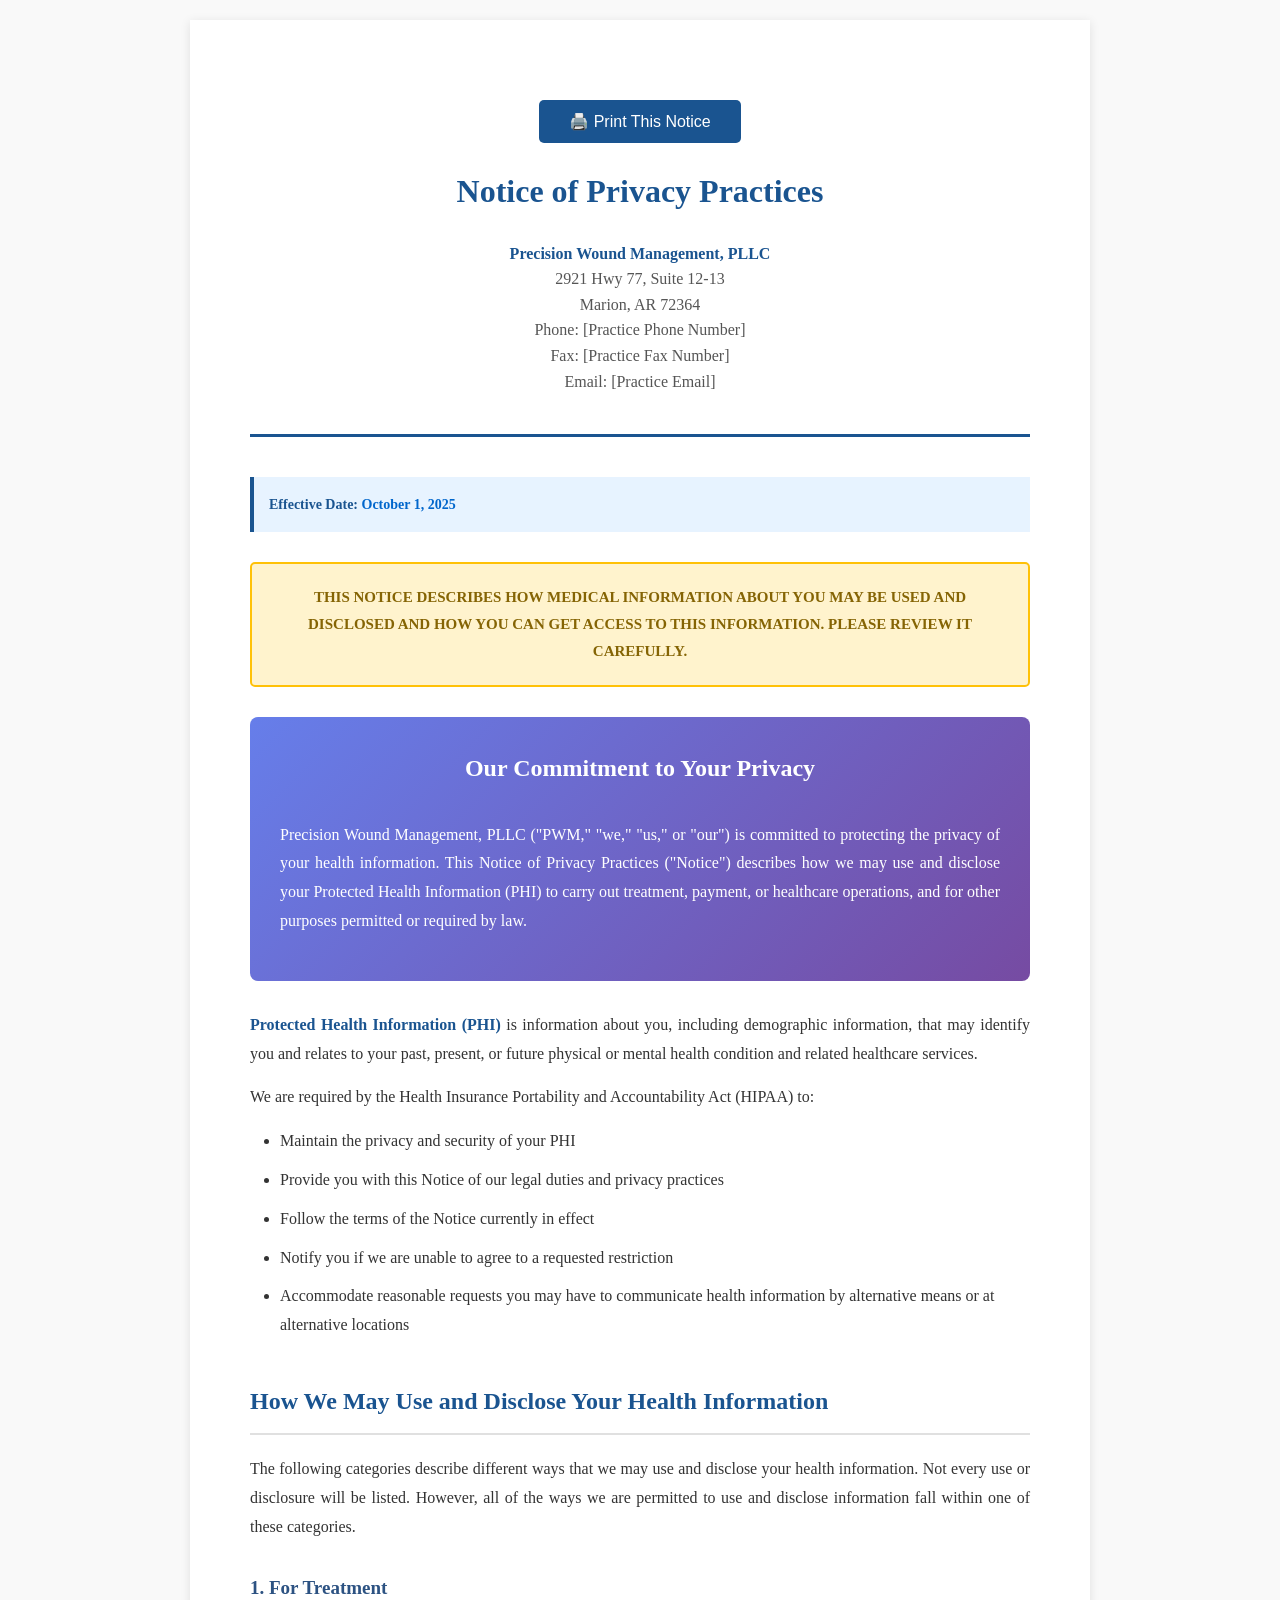
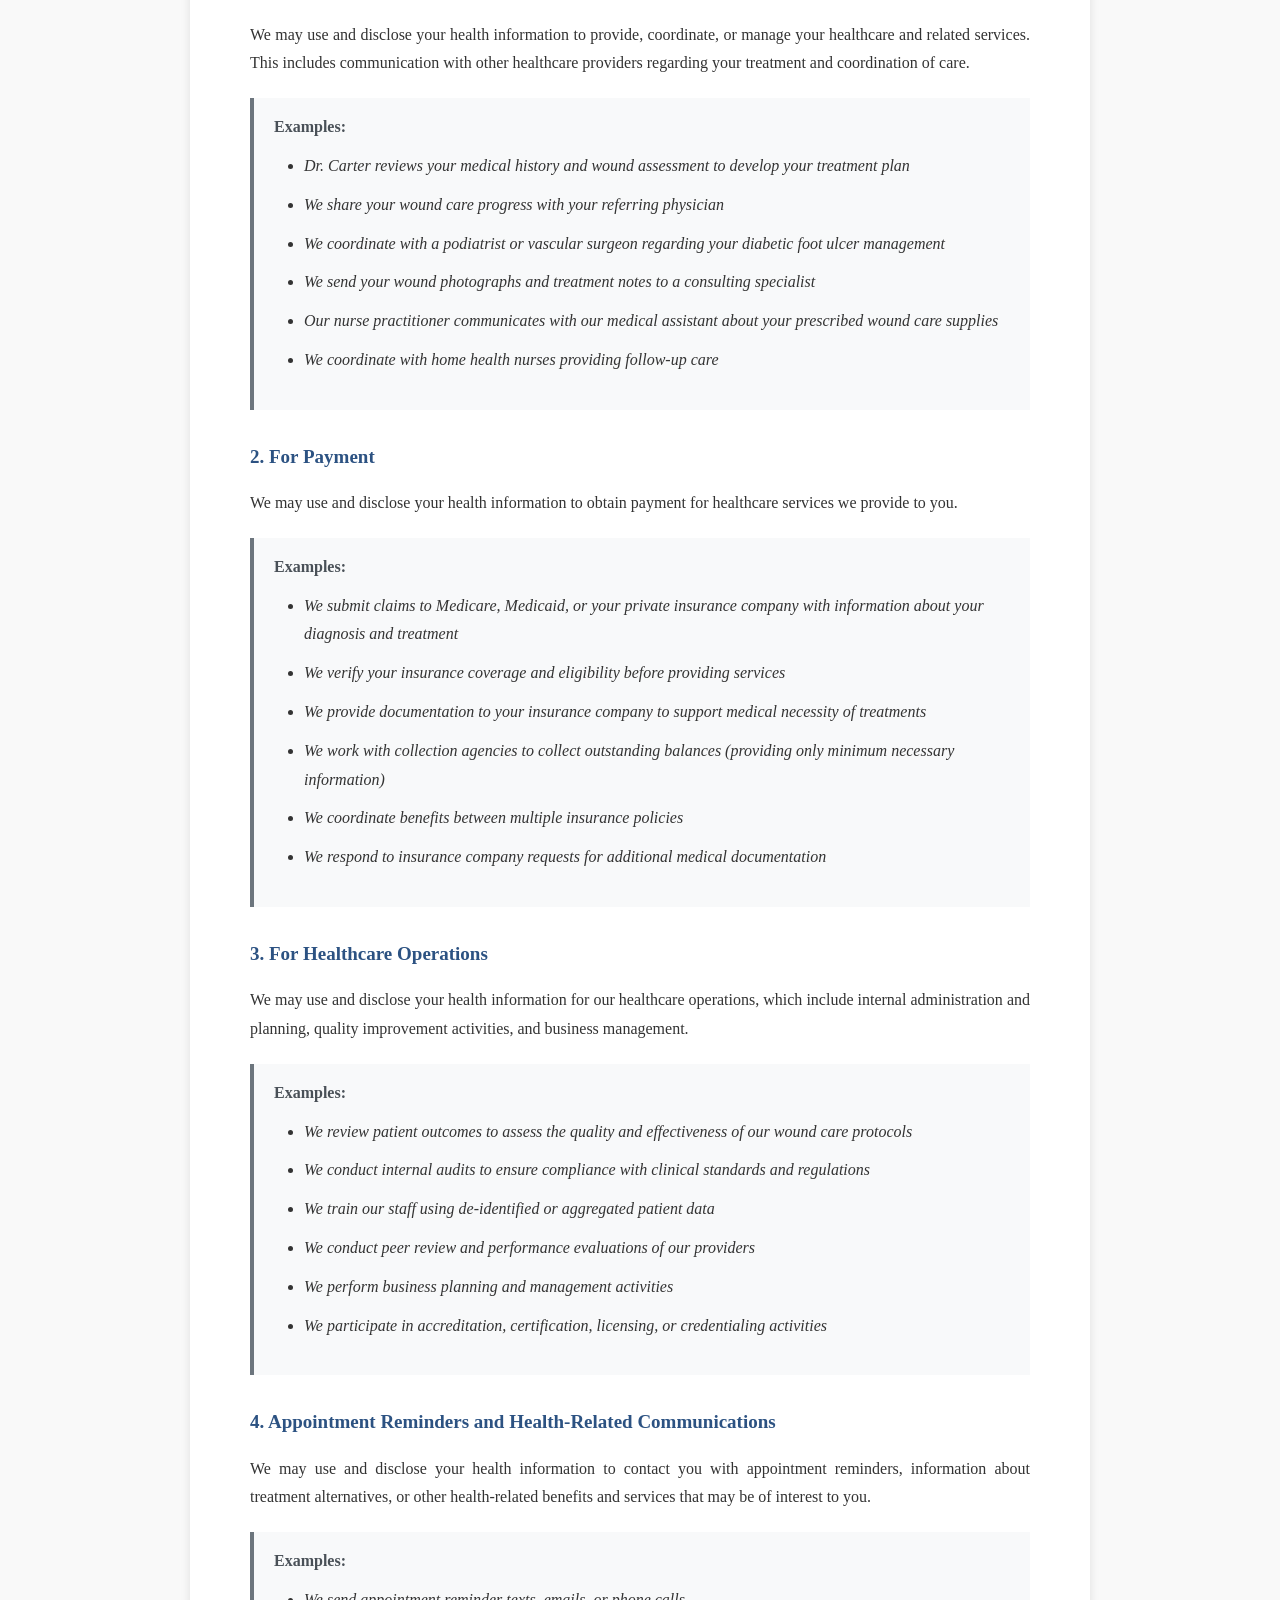
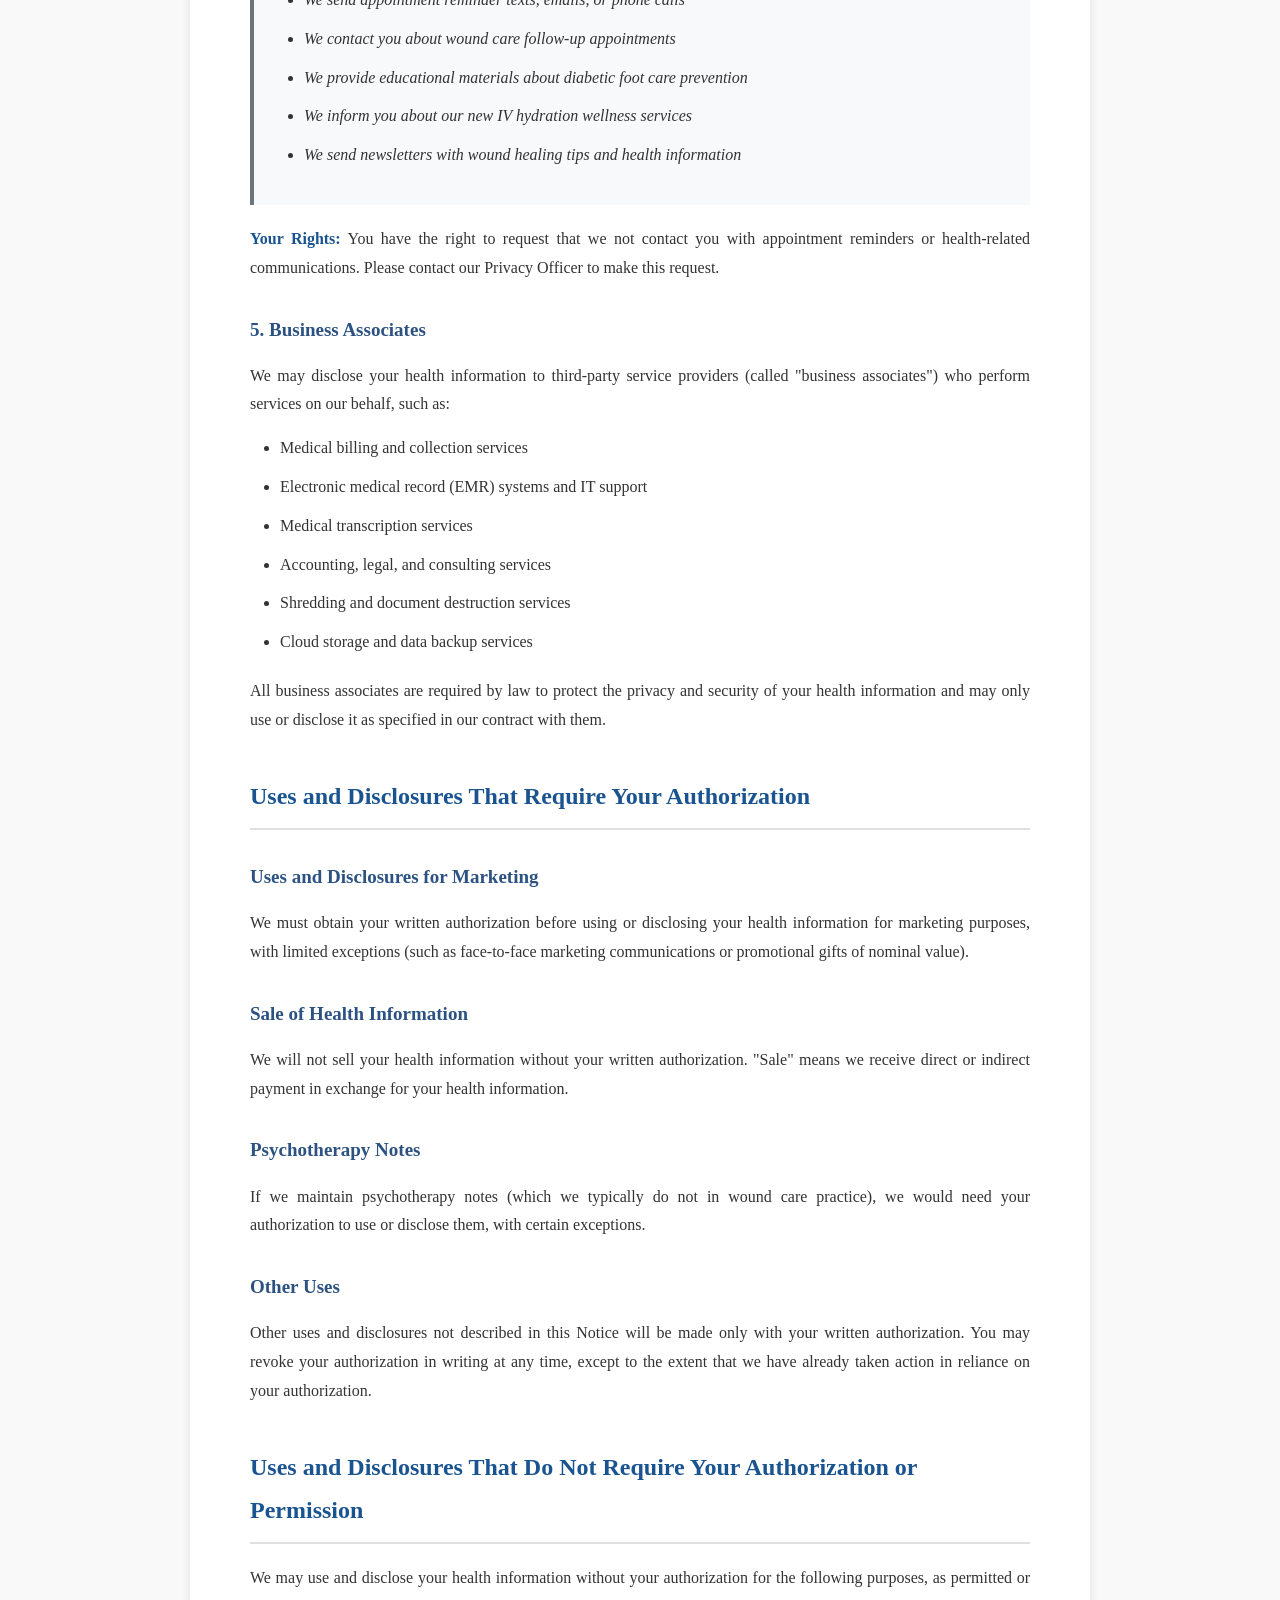
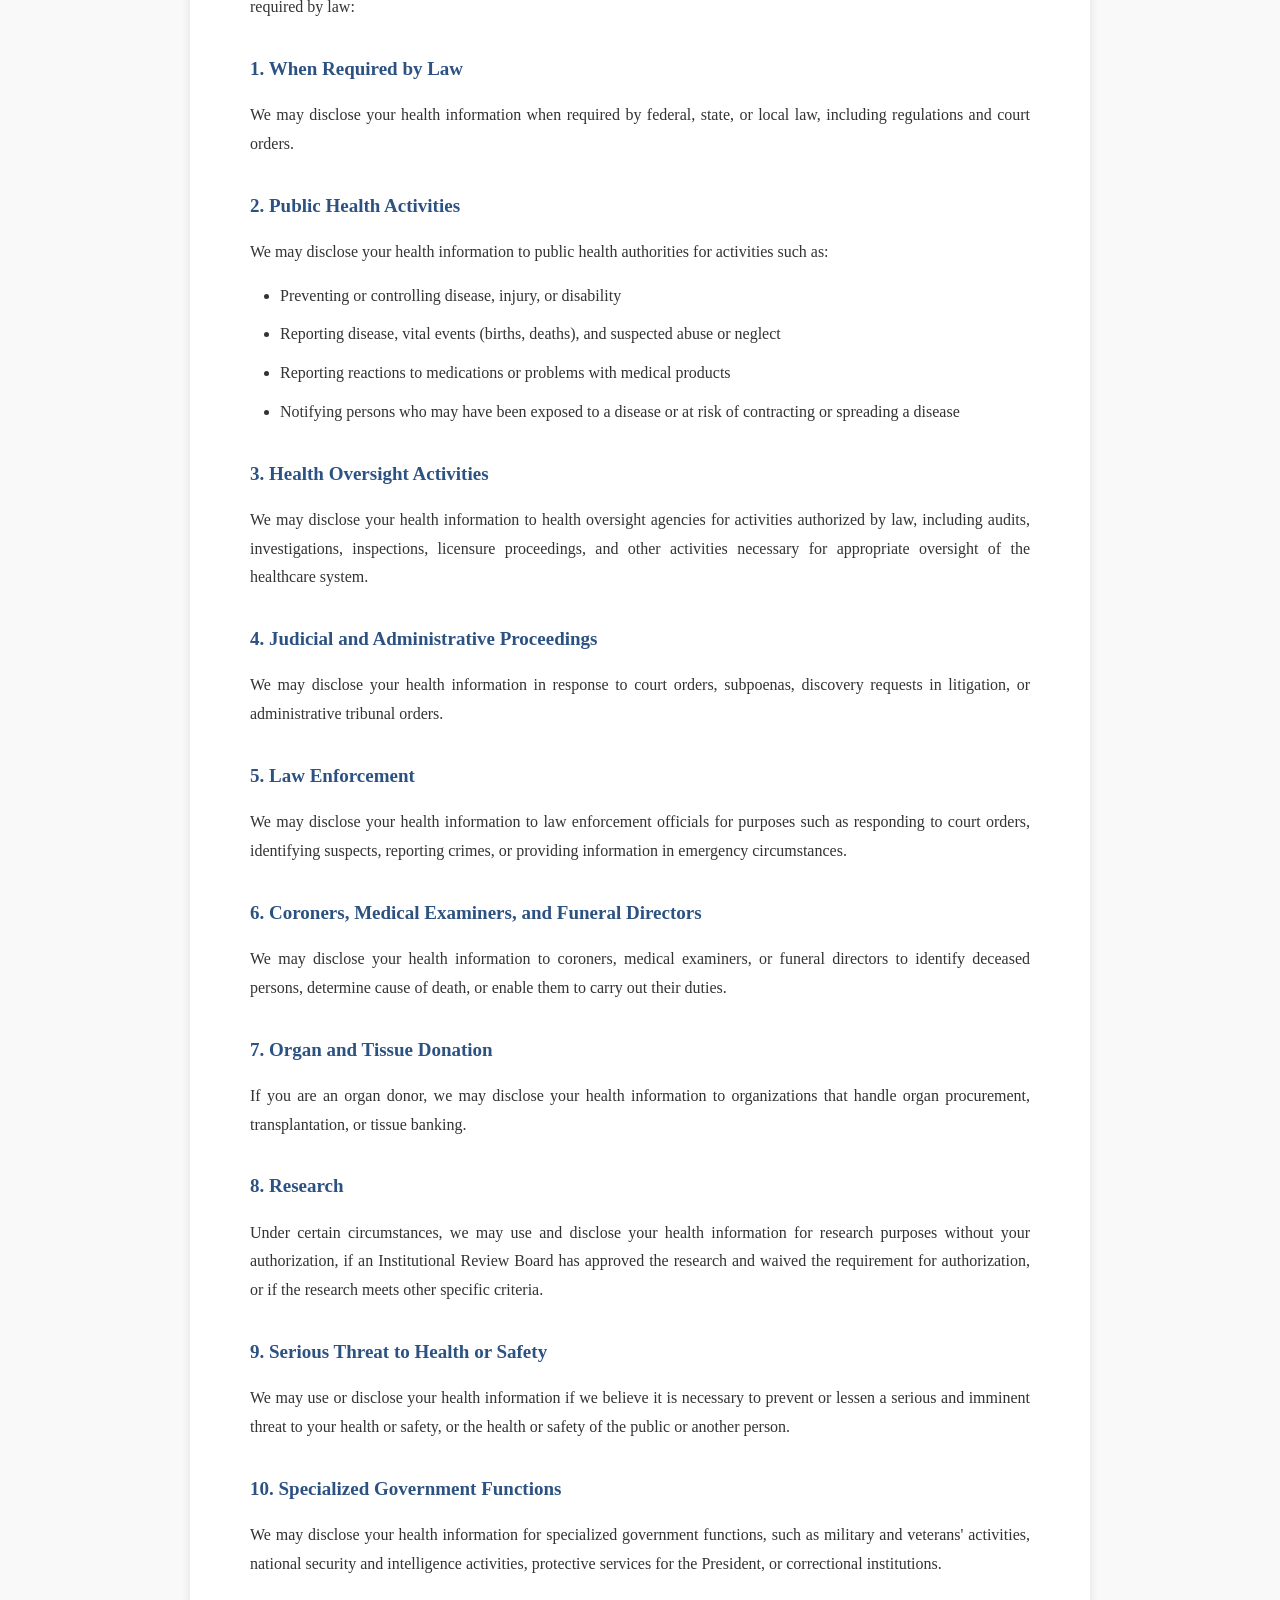
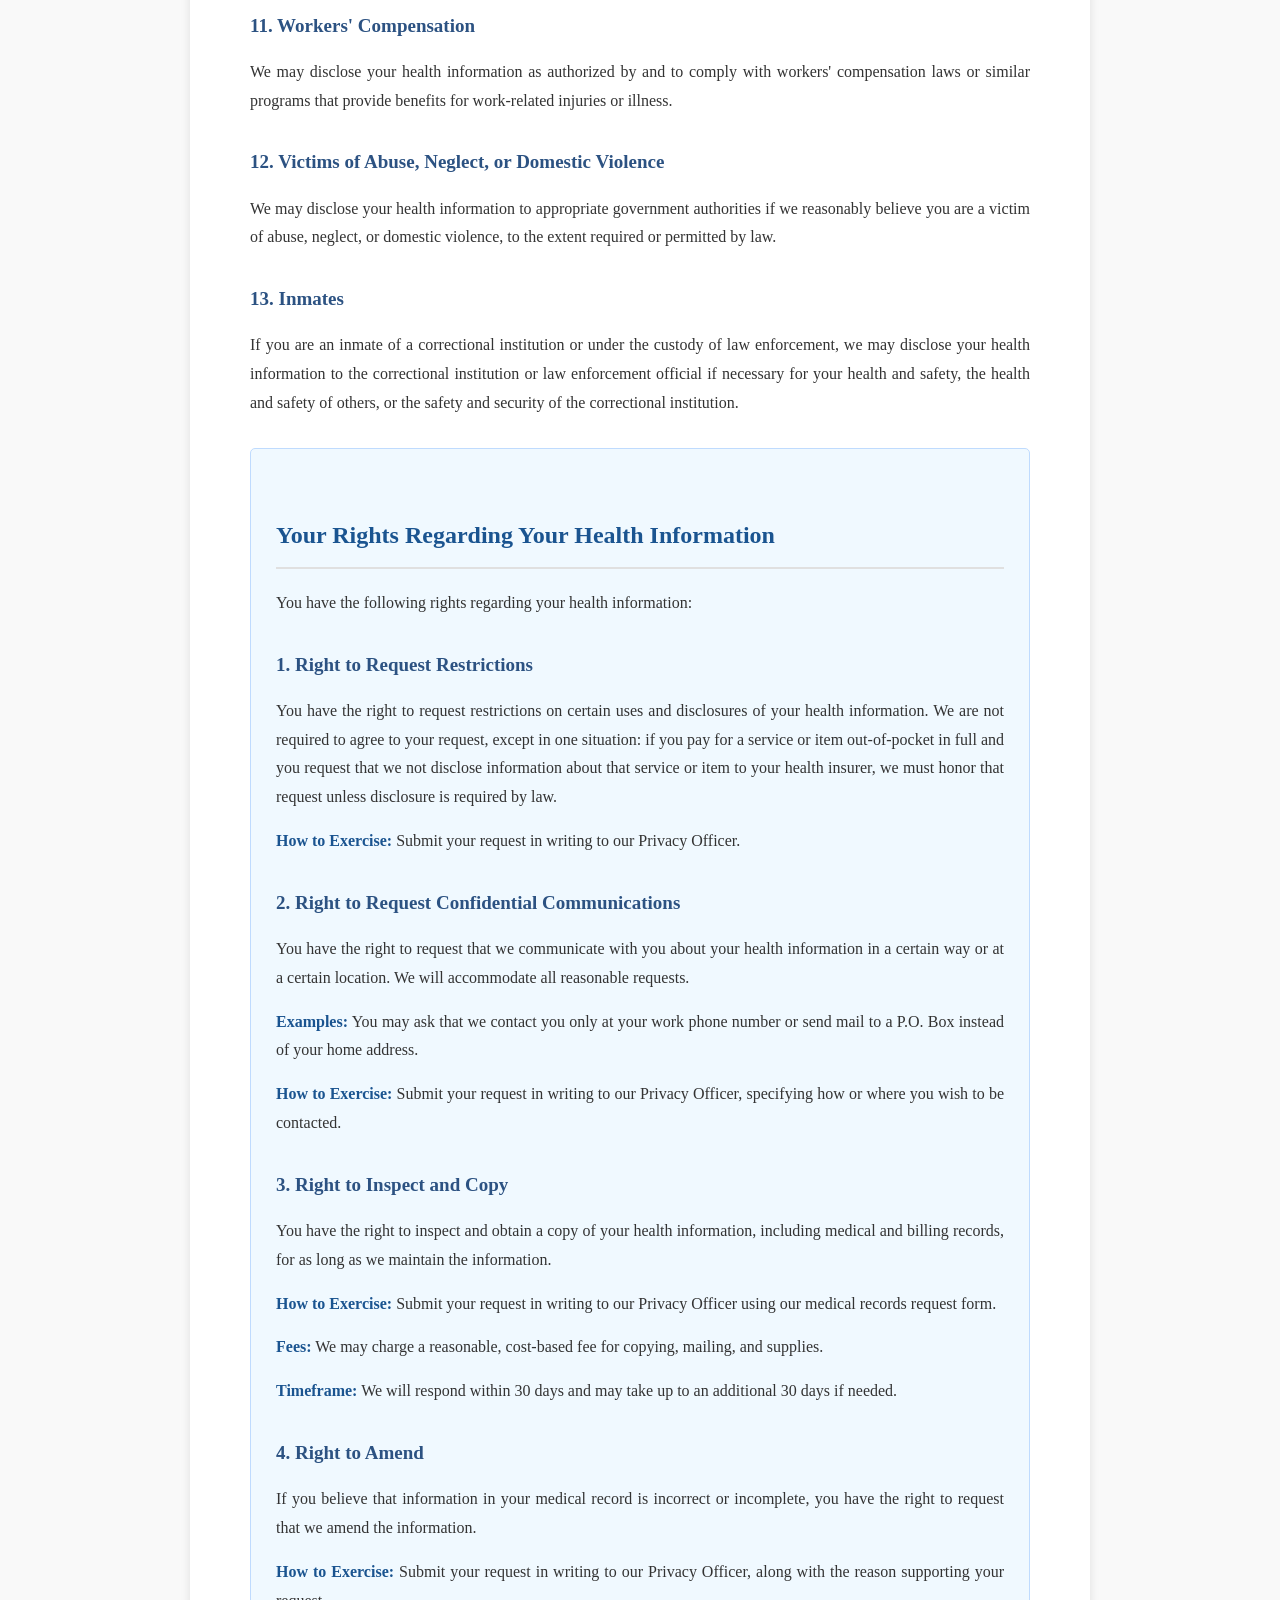
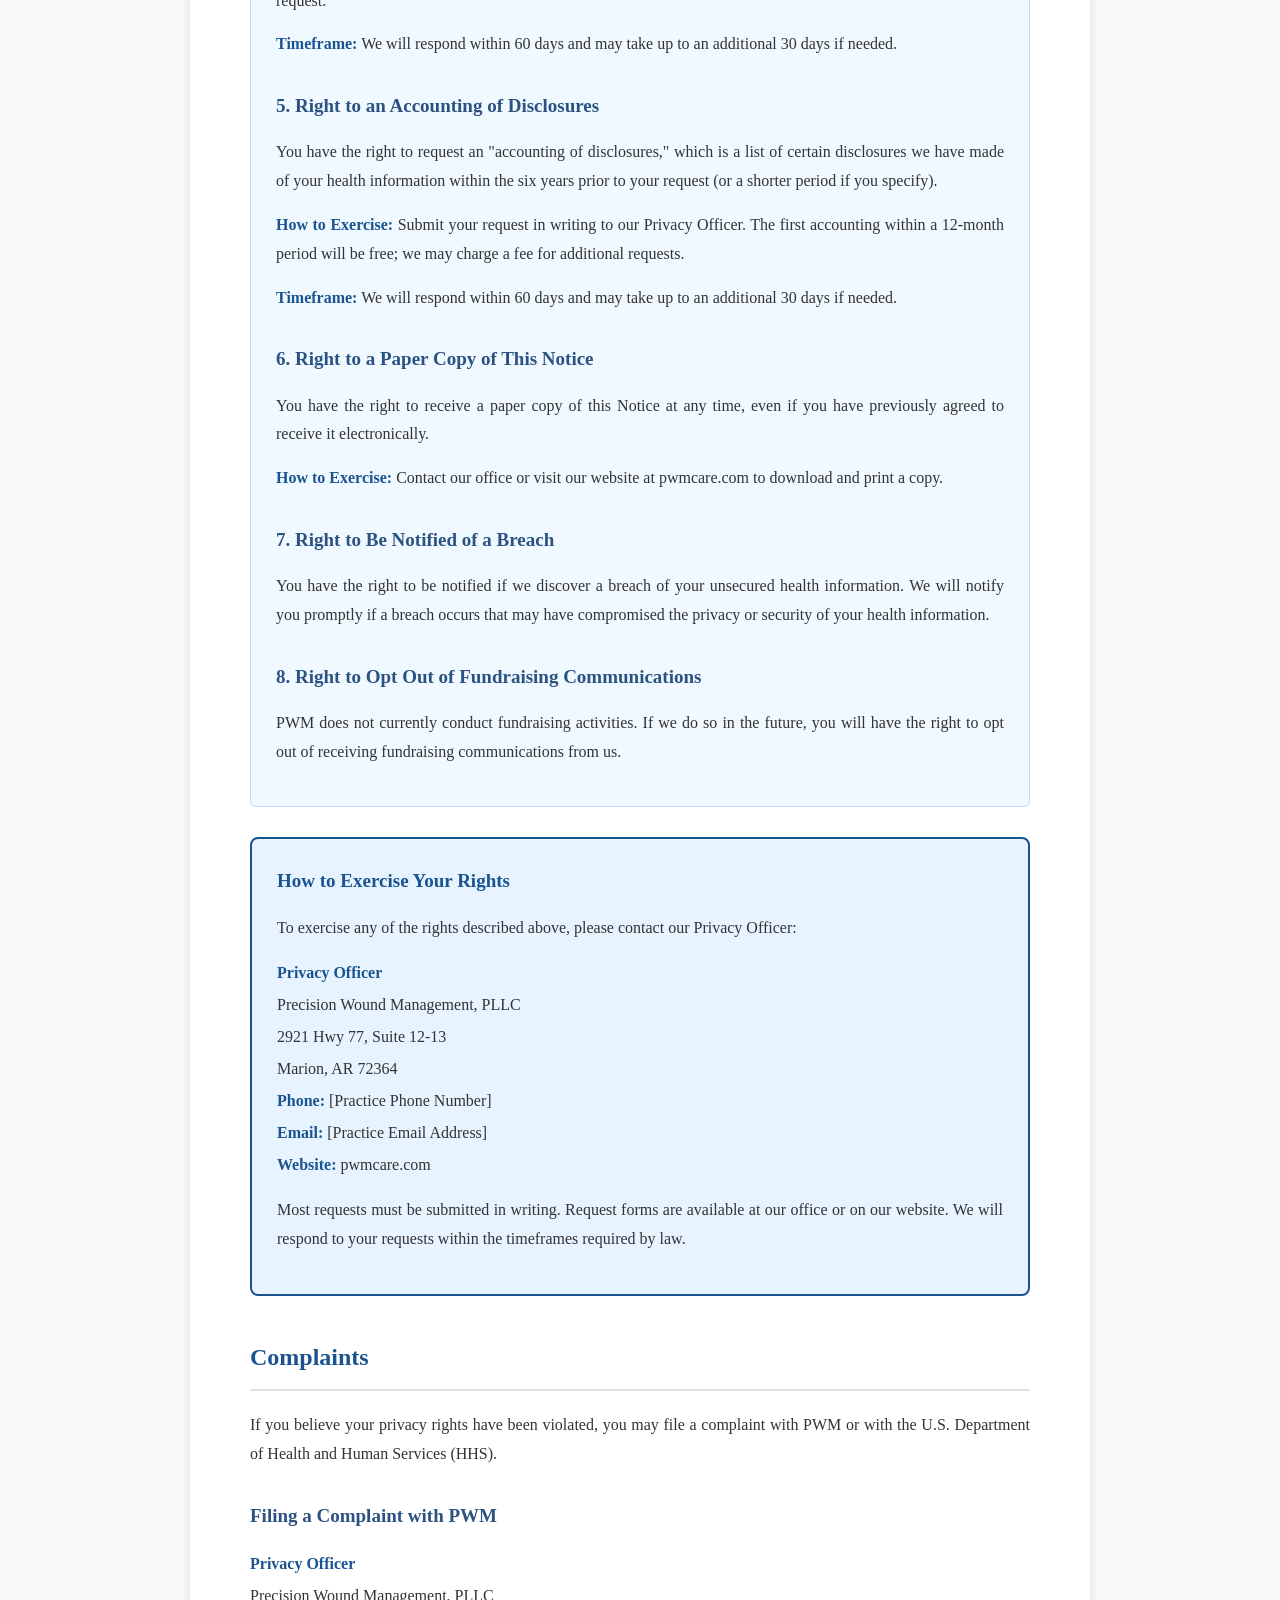
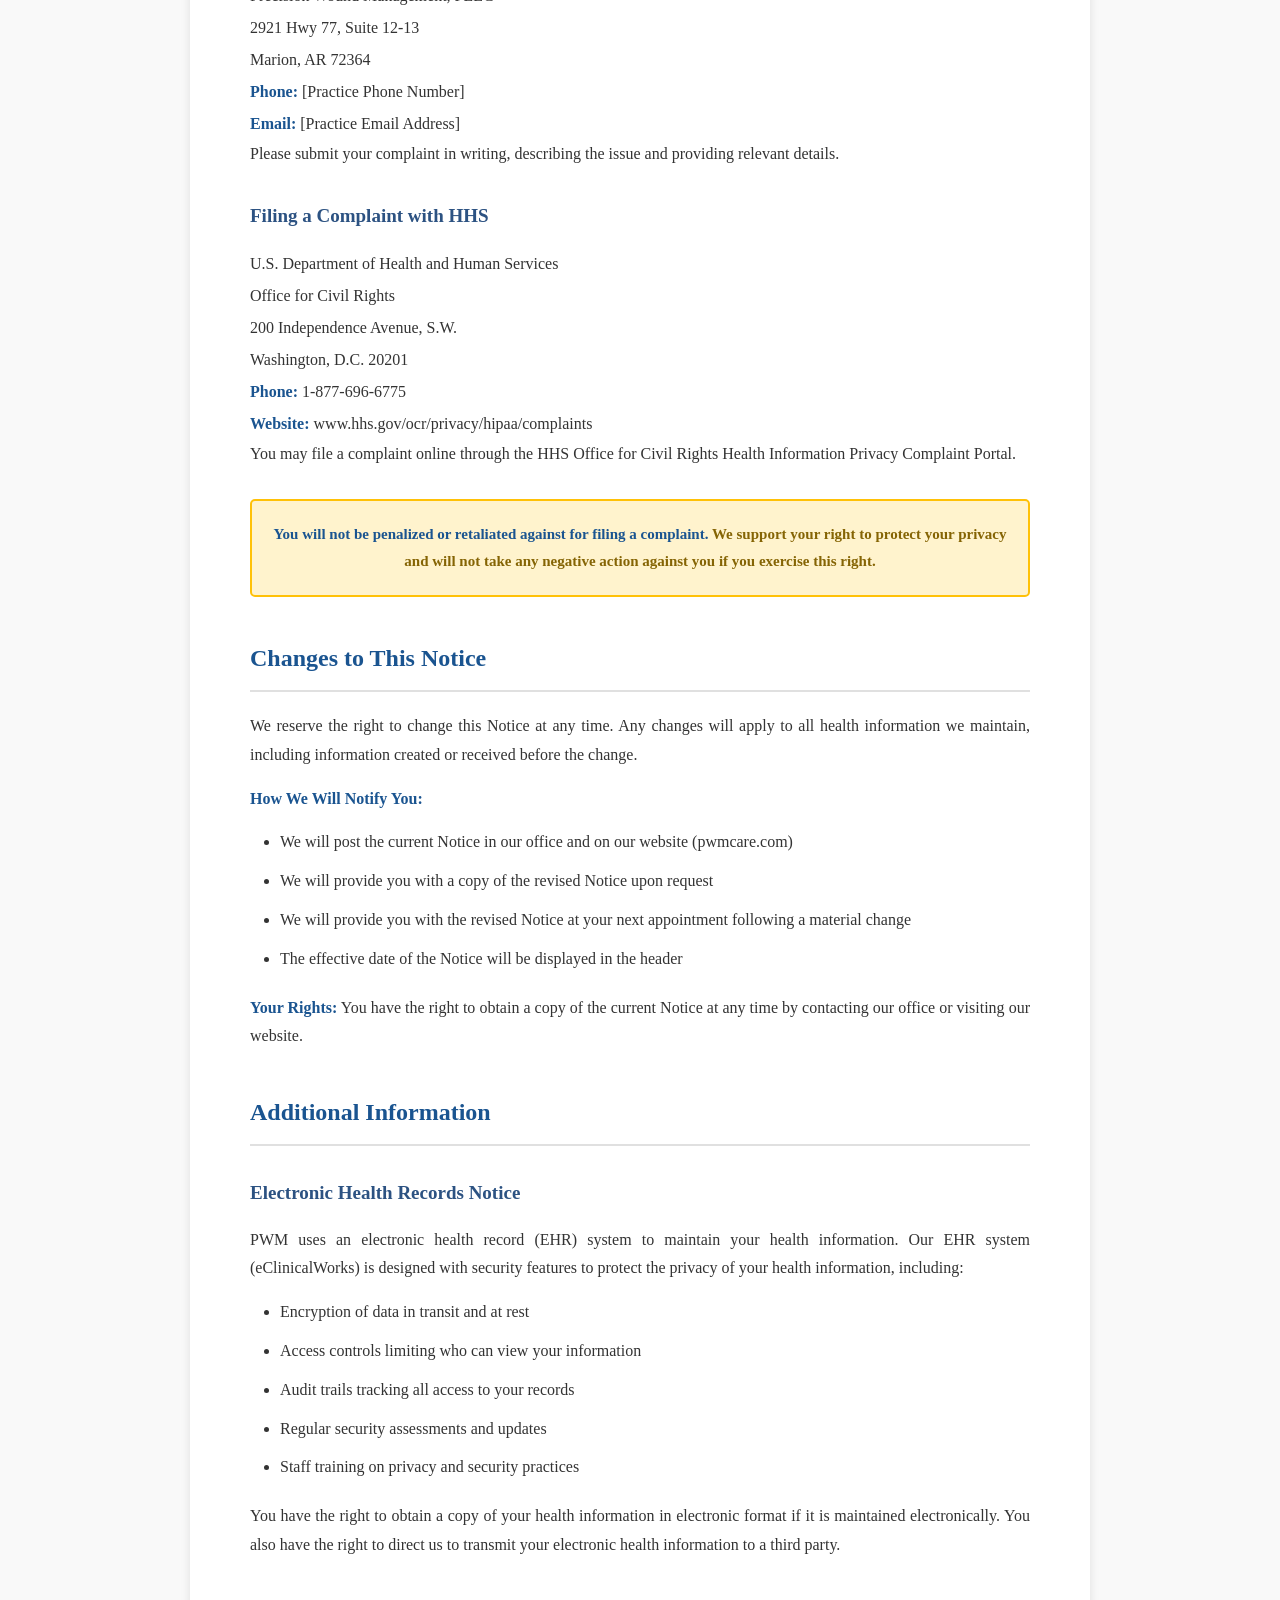
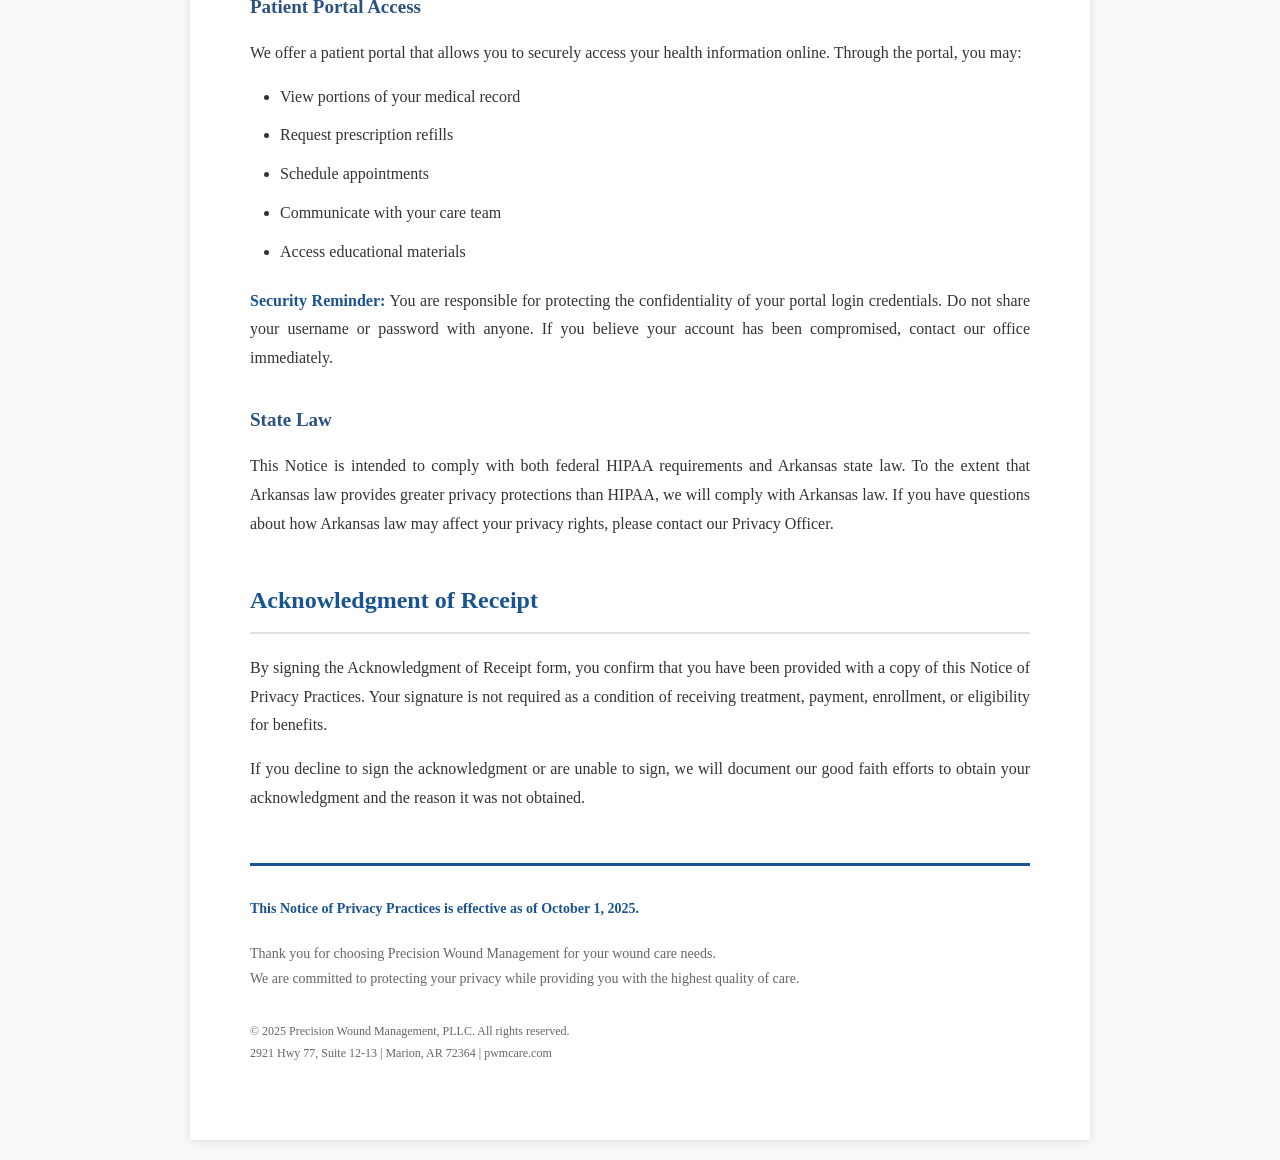
<file: legal/hipaa_notice_standalone.html>
<!DOCTYPE html>
<html lang="en">
<head>
    <meta charset="UTF-8">
    <meta name="viewport" content="width=device-width, initial-scale=1.0">
    <title>HIPAA Notice of Privacy Practices - Precision Wound Management</title>

    <!-- Favicon -->
    <link rel="icon" type="image/x-icon" href="/images/logo/favicon.ico">

    <style>
        * {
            margin: 0;
            padding: 0;
            box-sizing: border-box;
        }

        body {
            font-family: Georgia, 'Times New Roman', serif;
            line-height: 1.8;
            color: #333;
            background-color: #f9f9f9;
            padding: 20px;
        }

        .container {
            max-width: 900px;
            margin: 0 auto;
            background: white;
            padding: 60px;
            box-shadow: 0 2px 10px rgba(0,0,0,0.1);
        }

        .header {
            text-align: center;
            border-bottom: 3px solid #1a5490;
            padding-bottom: 30px;
            margin-bottom: 40px;
        }

        .header h1 {
            color: #1a5490;
            font-size: 32px;
            margin-bottom: 20px;
            font-weight: 700;
        }

        .practice-info {
            font-size: 16px;
            color: #555;
            line-height: 1.6;
            margin-bottom: 10px;
        }

        .effective-date {
            background: #e7f3ff;
            padding: 15px;
            border-left: 4px solid #1a5490;
            margin: 30px 0;
            font-size: 14px;
            font-weight: 600;
            color: #0066cc;
        }

        .important-notice {
            background: #fff3cd;
            border: 2px solid #ffc107;
            padding: 20px;
            margin: 30px 0;
            border-radius: 5px;
            font-weight: 600;
            text-align: center;
            font-size: 15px;
            color: #856404;
        }

        h2 {
            color: #1a5490;
            font-size: 24px;
            margin-top: 40px;
            margin-bottom: 20px;
            padding-bottom: 10px;
            border-bottom: 2px solid #e0e0e0;
        }

        h3 {
            color: #2c5282;
            font-size: 19px;
            margin-top: 30px;
            margin-bottom: 15px;
        }

        h4 {
            color: #4a5568;
            font-size: 16px;
            margin-top: 20px;
            margin-bottom: 10px;
            font-weight: 600;
        }

        p {
            margin-bottom: 15px;
            text-align: justify;
        }

        ul, ol {
            margin-left: 30px;
            margin-bottom: 20px;
        }

        li {
            margin-bottom: 10px;
        }

        .example-box {
            background: #f8f9fa;
            border-left: 4px solid #6c757d;
            padding: 15px 20px;
            margin: 20px 0;
            font-style: italic;
        }

        .example-box h4 {
            color: #495057;
            margin-top: 0;
            font-style: normal;
        }

        .contact-box {
            background: #e7f3ff;
            border: 2px solid #1a5490;
            padding: 25px;
            margin: 30px 0;
            border-radius: 8px;
        }

        .contact-box h3 {
            color: #1a5490;
            margin-top: 0;
            margin-bottom: 15px;
        }

        .contact-info {
            line-height: 2;
        }

        .rights-section {
            background: #f0f9ff;
            padding: 25px;
            margin: 30px 0;
            border-radius: 5px;
            border: 1px solid #bfdbfe;
        }

        .footer {
            margin-top: 50px;
            padding-top: 30px;
            border-top: 3px solid #1a5490;
            text-align: center;
            color: #666;
            font-size: 14px;
        }

        .print-button {
            background: #1a5490;
            color: white;
            border: none;
            padding: 12px 30px;
            font-size: 16px;
            border-radius: 5px;
            cursor: pointer;
            margin: 20px 0;
            display: block;
            margin-left: auto;
            margin-right: auto;
        }

        .print-button:hover {
            background: #0f3d6f;
        }

        @media print {
            body {
                background: white;
                padding: 0;
            }
            
            .container {
                box-shadow: none;
                padding: 40px;
            }
            
            .print-button {
                display: none;
            }
            
            h2 {
                page-break-after: avoid;
            }
        }

        @media (max-width: 768px) {
            .container {
                padding: 30px 20px;
            }
            
            .header h1 {
                font-size: 24px;
            }
            
            h2 {
                font-size: 20px;
            }
            
            h3 {
                font-size: 17px;
            }
        }

        .commitment-box {
            background: linear-gradient(135deg, #667eea 0%, #764ba2 100%);
            color: white;
            padding: 30px;
            margin: 30px 0;
            border-radius: 8px;
            text-align: center;
        }

        .commitment-box h2 {
            color: white;
            border: none;
            margin-top: 0;
        }

        strong {
            color: #1a5490;
        }

        code {
            background: #f4f4f4;
            padding: 2px 6px;
            border-radius: 3px;
            font-family: 'Courier New', monospace;
            font-size: 90%;
        }
    </style>
</head>
<body>
    <div class="container">
        <button class="print-button" onclick="window.print()">🖨️ Print This Notice</button>

        <div class="header">
            <h1>Notice of Privacy Practices</h1>
            <div class="practice-info">
                <strong>Precision Wound Management, PLLC</strong><br>
                2921 Hwy 77, Suite 12-13<br>
                Marion, AR 72364<br>
                Phone: [Practice Phone Number]<br>
                Fax: [Practice Fax Number]<br>
                Email: [Practice Email]
            </div>
        </div>

        <div class="effective-date">
            <strong>Effective Date:</strong> October 1, 2025
        </div>

        <div class="important-notice">
            THIS NOTICE DESCRIBES HOW MEDICAL INFORMATION ABOUT YOU MAY BE USED AND DISCLOSED AND HOW YOU CAN GET ACCESS TO THIS INFORMATION. PLEASE REVIEW IT CAREFULLY.
        </div>

        <div class="commitment-box">
            <h2>Our Commitment to Your Privacy</h2>
            <p>Precision Wound Management, PLLC ("PWM," "we," "us," or "our") is committed to protecting the privacy of your health information. This Notice of Privacy Practices ("Notice") describes how we may use and disclose your Protected Health Information (PHI) to carry out treatment, payment, or healthcare operations, and for other purposes permitted or required by law.</p>
        </div>

        <p><strong>Protected Health Information (PHI)</strong> is information about you, including demographic information, that may identify you and relates to your past, present, or future physical or mental health condition and related healthcare services.</p>

        <p>We are required by the Health Insurance Portability and Accountability Act (HIPAA) to:</p>
        <ul>
            <li>Maintain the privacy and security of your PHI</li>
            <li>Provide you with this Notice of our legal duties and privacy practices</li>
            <li>Follow the terms of the Notice currently in effect</li>
            <li>Notify you if we are unable to agree to a requested restriction</li>
            <li>Accommodate reasonable requests you may have to communicate health information by alternative means or at alternative locations</li>
        </ul>

        <h2>How We May Use and Disclose Your Health Information</h2>
        
        <p>The following categories describe different ways that we may use and disclose your health information. Not every use or disclosure will be listed. However, all of the ways we are permitted to use and disclose information fall within one of these categories.</p>

        <h3>1. For Treatment</h3>
        <p>We may use and disclose your health information to provide, coordinate, or manage your healthcare and related services. This includes communication with other healthcare providers regarding your treatment and coordination of care.</p>

        <div class="example-box">
            <h4>Examples:</h4>
            <ul>
                <li>Dr. Carter reviews your medical history and wound assessment to develop your treatment plan</li>
                <li>We share your wound care progress with your referring physician</li>
                <li>We coordinate with a podiatrist or vascular surgeon regarding your diabetic foot ulcer management</li>
                <li>We send your wound photographs and treatment notes to a consulting specialist</li>
                <li>Our nurse practitioner communicates with our medical assistant about your prescribed wound care supplies</li>
                <li>We coordinate with home health nurses providing follow-up care</li>
            </ul>
        </div>

        <h3>2. For Payment</h3>
        <p>We may use and disclose your health information to obtain payment for healthcare services we provide to you.</p>

        <div class="example-box">
            <h4>Examples:</h4>
            <ul>
                <li>We submit claims to Medicare, Medicaid, or your private insurance company with information about your diagnosis and treatment</li>
                <li>We verify your insurance coverage and eligibility before providing services</li>
                <li>We provide documentation to your insurance company to support medical necessity of treatments</li>
                <li>We work with collection agencies to collect outstanding balances (providing only minimum necessary information)</li>
                <li>We coordinate benefits between multiple insurance policies</li>
                <li>We respond to insurance company requests for additional medical documentation</li>
            </ul>
        </div>

        <h3>3. For Healthcare Operations</h3>
        <p>We may use and disclose your health information for our healthcare operations, which include internal administration and planning, quality improvement activities, and business management.</p>

        <div class="example-box">
            <h4>Examples:</h4>
            <ul>
                <li>We review patient outcomes to assess the quality and effectiveness of our wound care protocols</li>
                <li>We conduct internal audits to ensure compliance with clinical standards and regulations</li>
                <li>We train our staff using de-identified or aggregated patient data</li>
                <li>We conduct peer review and performance evaluations of our providers</li>
                <li>We perform business planning and management activities</li>
                <li>We participate in accreditation, certification, licensing, or credentialing activities</li>
            </ul>
        </div>

        <h3>4. Appointment Reminders and Health-Related Communications</h3>
        <p>We may use and disclose your health information to contact you with appointment reminders, information about treatment alternatives, or other health-related benefits and services that may be of interest to you.</p>

        <div class="example-box">
            <h4>Examples:</h4>
            <ul>
                <li>We send appointment reminder texts, emails, or phone calls</li>
                <li>We contact you about wound care follow-up appointments</li>
                <li>We provide educational materials about diabetic foot care prevention</li>
                <li>We inform you about our new IV hydration wellness services</li>
                <li>We send newsletters with wound healing tips and health information</li>
            </ul>
        </div>

        <p><strong>Your Rights:</strong> You have the right to request that we not contact you with appointment reminders or health-related communications. Please contact our Privacy Officer to make this request.</p>

        <h3>5. Business Associates</h3>
        <p>We may disclose your health information to third-party service providers (called "business associates") who perform services on our behalf, such as:</p>
        <ul>
            <li>Medical billing and collection services</li>
            <li>Electronic medical record (EMR) systems and IT support</li>
            <li>Medical transcription services</li>
            <li>Accounting, legal, and consulting services</li>
            <li>Shredding and document destruction services</li>
            <li>Cloud storage and data backup services</li>
        </ul>
        <p>All business associates are required by law to protect the privacy and security of your health information and may only use or disclose it as specified in our contract with them.</p>

        <h2>Uses and Disclosures That Require Your Authorization</h2>

        <h3>Uses and Disclosures for Marketing</h3>
        <p>We must obtain your written authorization before using or disclosing your health information for marketing purposes, with limited exceptions (such as face-to-face marketing communications or promotional gifts of nominal value).</p>

        <h3>Sale of Health Information</h3>
        <p>We will not sell your health information without your written authorization. "Sale" means we receive direct or indirect payment in exchange for your health information.</p>

        <h3>Psychotherapy Notes</h3>
        <p>If we maintain psychotherapy notes (which we typically do not in wound care practice), we would need your authorization to use or disclose them, with certain exceptions.</p>

        <h3>Other Uses</h3>
        <p>Other uses and disclosures not described in this Notice will be made only with your written authorization. You may revoke your authorization in writing at any time, except to the extent that we have already taken action in reliance on your authorization.</p>

        <h2>Uses and Disclosures That Do Not Require Your Authorization or Permission</h2>

        <p>We may use and disclose your health information without your authorization for the following purposes, as permitted or required by law:</p>

        <h3>1. When Required by Law</h3>
        <p>We may disclose your health information when required by federal, state, or local law, including regulations and court orders.</p>

        <h3>2. Public Health Activities</h3>
        <p>We may disclose your health information to public health authorities for activities such as:</p>
        <ul>
            <li>Preventing or controlling disease, injury, or disability</li>
            <li>Reporting disease, vital events (births, deaths), and suspected abuse or neglect</li>
            <li>Reporting reactions to medications or problems with medical products</li>
            <li>Notifying persons who may have been exposed to a disease or at risk of contracting or spreading a disease</li>
        </ul>

        <h3>3. Health Oversight Activities</h3>
        <p>We may disclose your health information to health oversight agencies for activities authorized by law, including audits, investigations, inspections, licensure proceedings, and other activities necessary for appropriate oversight of the healthcare system.</p>

        <h3>4. Judicial and Administrative Proceedings</h3>
        <p>We may disclose your health information in response to court orders, subpoenas, discovery requests in litigation, or administrative tribunal orders.</p>

        <h3>5. Law Enforcement</h3>
        <p>We may disclose your health information to law enforcement officials for purposes such as responding to court orders, identifying suspects, reporting crimes, or providing information in emergency circumstances.</p>

        <h3>6. Coroners, Medical Examiners, and Funeral Directors</h3>
        <p>We may disclose your health information to coroners, medical examiners, or funeral directors to identify deceased persons, determine cause of death, or enable them to carry out their duties.</p>

        <h3>7. Organ and Tissue Donation</h3>
        <p>If you are an organ donor, we may disclose your health information to organizations that handle organ procurement, transplantation, or tissue banking.</p>

        <h3>8. Research</h3>
        <p>Under certain circumstances, we may use and disclose your health information for research purposes without your authorization, if an Institutional Review Board has approved the research and waived the requirement for authorization, or if the research meets other specific criteria.</p>

        <h3>9. Serious Threat to Health or Safety</h3>
        <p>We may use or disclose your health information if we believe it is necessary to prevent or lessen a serious and imminent threat to your health or safety, or the health or safety of the public or another person.</p>

        <h3>10. Specialized Government Functions</h3>
        <p>We may disclose your health information for specialized government functions, such as military and veterans' activities, national security and intelligence activities, protective services for the President, or correctional institutions.</p>

        <h3>11. Workers' Compensation</h3>
        <p>We may disclose your health information as authorized by and to comply with workers' compensation laws or similar programs that provide benefits for work-related injuries or illness.</p>

        <h3>12. Victims of Abuse, Neglect, or Domestic Violence</h3>
        <p>We may disclose your health information to appropriate government authorities if we reasonably believe you are a victim of abuse, neglect, or domestic violence, to the extent required or permitted by law.</p>

        <h3>13. Inmates</h3>
        <p>If you are an inmate of a correctional institution or under the custody of law enforcement, we may disclose your health information to the correctional institution or law enforcement official if necessary for your health and safety, the health and safety of others, or the safety and security of the correctional institution.</p>

        <div class="rights-section">
            <h2>Your Rights Regarding Your Health Information</h2>

            <p>You have the following rights regarding your health information:</p>

            <h3>1. Right to Request Restrictions</h3>
            <p>You have the right to request restrictions on certain uses and disclosures of your health information. We are not required to agree to your request, except in one situation: if you pay for a service or item out-of-pocket in full and you request that we not disclose information about that service or item to your health insurer, we must honor that request unless disclosure is required by law.</p>
            <p><strong>How to Exercise:</strong> Submit your request in writing to our Privacy Officer.</p>

            <h3>2. Right to Request Confidential Communications</h3>
            <p>You have the right to request that we communicate with you about your health information in a certain way or at a certain location. We will accommodate all reasonable requests.</p>
            <p><strong>Examples:</strong> You may ask that we contact you only at your work phone number or send mail to a P.O. Box instead of your home address.</p>
            <p><strong>How to Exercise:</strong> Submit your request in writing to our Privacy Officer, specifying how or where you wish to be contacted.</p>

            <h3>3. Right to Inspect and Copy</h3>
            <p>You have the right to inspect and obtain a copy of your health information, including medical and billing records, for as long as we maintain the information.</p>
            <p><strong>How to Exercise:</strong> Submit your request in writing to our Privacy Officer using our medical records request form.</p>
            <p><strong>Fees:</strong> We may charge a reasonable, cost-based fee for copying, mailing, and supplies.</p>
            <p><strong>Timeframe:</strong> We will respond within 30 days and may take up to an additional 30 days if needed.</p>

            <h3>4. Right to Amend</h3>
            <p>If you believe that information in your medical record is incorrect or incomplete, you have the right to request that we amend the information.</p>
            <p><strong>How to Exercise:</strong> Submit your request in writing to our Privacy Officer, along with the reason supporting your request.</p>
            <p><strong>Timeframe:</strong> We will respond within 60 days and may take up to an additional 30 days if needed.</p>

            <h3>5. Right to an Accounting of Disclosures</h3>
            <p>You have the right to request an "accounting of disclosures," which is a list of certain disclosures we have made of your health information within the six years prior to your request (or a shorter period if you specify).</p>
            <p><strong>How to Exercise:</strong> Submit your request in writing to our Privacy Officer. The first accounting within a 12-month period will be free; we may charge a fee for additional requests.</p>
            <p><strong>Timeframe:</strong> We will respond within 60 days and may take up to an additional 30 days if needed.</p>

            <h3>6. Right to a Paper Copy of This Notice</h3>
            <p>You have the right to receive a paper copy of this Notice at any time, even if you have previously agreed to receive it electronically.</p>
            <p><strong>How to Exercise:</strong> Contact our office or visit our website at pwmcare.com to download and print a copy.</p>

            <h3>7. Right to Be Notified of a Breach</h3>
            <p>You have the right to be notified if we discover a breach of your unsecured health information. We will notify you promptly if a breach occurs that may have compromised the privacy or security of your health information.</p>

            <h3>8. Right to Opt Out of Fundraising Communications</h3>
            <p>PWM does not currently conduct fundraising activities. If we do so in the future, you will have the right to opt out of receiving fundraising communications from us.</p>
        </div>

        <div class="contact-box">
            <h3>How to Exercise Your Rights</h3>
            <p>To exercise any of the rights described above, please contact our Privacy Officer:</p>
            <div class="contact-info">
                <strong>Privacy Officer</strong><br>
                Precision Wound Management, PLLC<br>
                2921 Hwy 77, Suite 12-13<br>
                Marion, AR 72364<br>
                <strong>Phone:</strong> [Practice Phone Number]<br>
                <strong>Email:</strong> [Practice Email Address]<br>
                <strong>Website:</strong> pwmcare.com
            </div>
            <p style="margin-top: 15px;">Most requests must be submitted in writing. Request forms are available at our office or on our website. We will respond to your requests within the timeframes required by law.</p>
        </div>

        <h2>Complaints</h2>

        <p>If you believe your privacy rights have been violated, you may file a complaint with PWM or with the U.S. Department of Health and Human Services (HHS).</p>

        <h3>Filing a Complaint with PWM</h3>
        <div class="contact-info">
            <strong>Privacy Officer</strong><br>
            Precision Wound Management, PLLC<br>
            2921 Hwy 77, Suite 12-13<br>
            Marion, AR 72364<br>
            <strong>Phone:</strong> [Practice Phone Number]<br>
            <strong>Email:</strong> [Practice Email Address]
        </div>
        <p>Please submit your complaint in writing, describing the issue and providing relevant details.</p>

        <h3>Filing a Complaint with HHS</h3>
        <div class="contact-info">
            U.S. Department of Health and Human Services<br>
            Office for Civil Rights<br>
            200 Independence Avenue, S.W.<br>
            Washington, D.C. 20201<br>
            <strong>Phone:</strong> 1-877-696-6775<br>
            <strong>Website:</strong> www.hhs.gov/ocr/privacy/hipaa/complaints
        </div>
        <p>You may file a complaint online through the HHS Office for Civil Rights Health Information Privacy Complaint Portal.</p>

        <div class="important-notice">
            <strong>You will not be penalized or retaliated against for filing a complaint.</strong> We support your right to protect your privacy and will not take any negative action against you if you exercise this right.
        </div>

        <h2>Changes to This Notice</h2>

        <p>We reserve the right to change this Notice at any time. Any changes will apply to all health information we maintain, including information created or received before the change.</p>

        <p><strong>How We Will Notify You:</strong></p>
        <ul>
            <li>We will post the current Notice in our office and on our website (pwmcare.com)</li>
            <li>We will provide you with a copy of the revised Notice upon request</li>
            <li>We will provide you with the revised Notice at your next appointment following a material change</li>
            <li>The effective date of the Notice will be displayed in the header</li>
        </ul>

        <p><strong>Your Rights:</strong> You have the right to obtain a copy of the current Notice at any time by contacting our office or visiting our website.</p>

        <h2>Additional Information</h2>

        <h3>Electronic Health Records Notice</h3>
        <p>PWM uses an electronic health record (EHR) system to maintain your health information. Our EHR system (eClinicalWorks) is designed with security features to protect the privacy of your health information, including:</p>
        <ul>
            <li>Encryption of data in transit and at rest</li>
            <li>Access controls limiting who can view your information</li>
            <li>Audit trails tracking all access to your records</li>
            <li>Regular security assessments and updates</li>
            <li>Staff training on privacy and security practices</li>
        </ul>
        <p>You have the right to obtain a copy of your health information in electronic format if it is maintained electronically. You also have the right to direct us to transmit your electronic health information to a third party.</p>

        <h3>Patient Portal Access</h3>
        <p>We offer a patient portal that allows you to securely access your health information online. Through the portal, you may:</p>
        <ul>
            <li>View portions of your medical record</li>
            <li>Request prescription refills</li>
            <li>Schedule appointments</li>
            <li>Communicate with your care team</li>
            <li>Access educational materials</li>
        </ul>
        <p><strong>Security Reminder:</strong> You are responsible for protecting the confidentiality of your portal login credentials. Do not share your username or password with anyone. If you believe your account has been compromised, contact our office immediately.</p>

        <h3>State Law</h3>
        <p>This Notice is intended to comply with both federal HIPAA requirements and Arkansas state law. To the extent that Arkansas law provides greater privacy protections than HIPAA, we will comply with Arkansas law. If you have questions about how Arkansas law may affect your privacy rights, please contact our Privacy Officer.</p>

        <h2>Acknowledgment of Receipt</h2>

        <p>By signing the Acknowledgment of Receipt form, you confirm that you have been provided with a copy of this Notice of Privacy Practices. Your signature is not required as a condition of receiving treatment, payment, enrollment, or eligibility for benefits.</p>

        <p>If you decline to sign the acknowledgment or are unable to sign, we will document our good faith efforts to obtain your acknowledgment and the reason it was not obtained.</p>

        <div class="footer">
            <p><strong>This Notice of Privacy Practices is effective as of October 1, 2025.</strong></p>
            <p style="margin-top: 20px;">Thank you for choosing Precision Wound Management for your wound care needs.<br>We are committed to protecting your privacy while providing you with the highest quality of care.</p>
            <p style="margin-top: 30px; font-size: 12px;">
                © 2025 Precision Wound Management, PLLC. All rights reserved.<br>
                2921 Hwy 77, Suite 12-13 | Marion, AR 72364 | pwmcare.com
            </p>
        </div>
    </div>
</body>
</html>
</file>
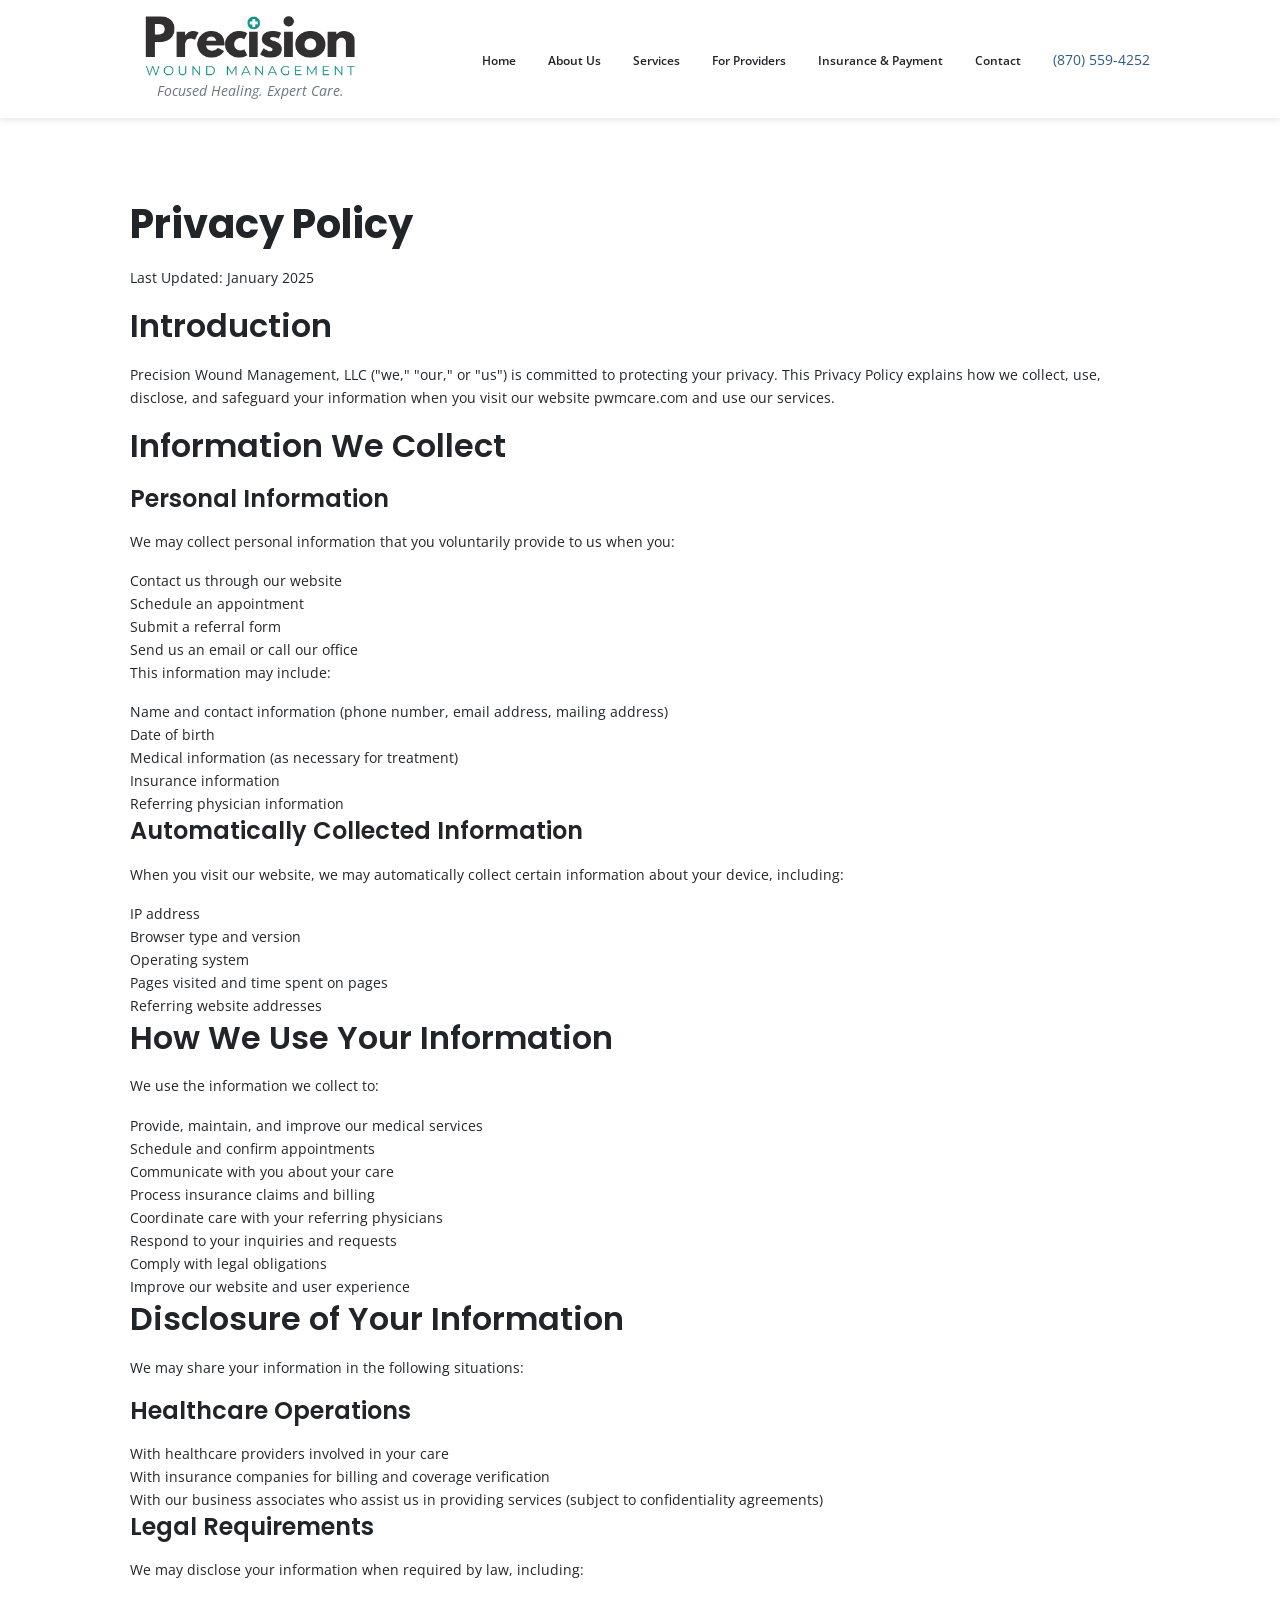
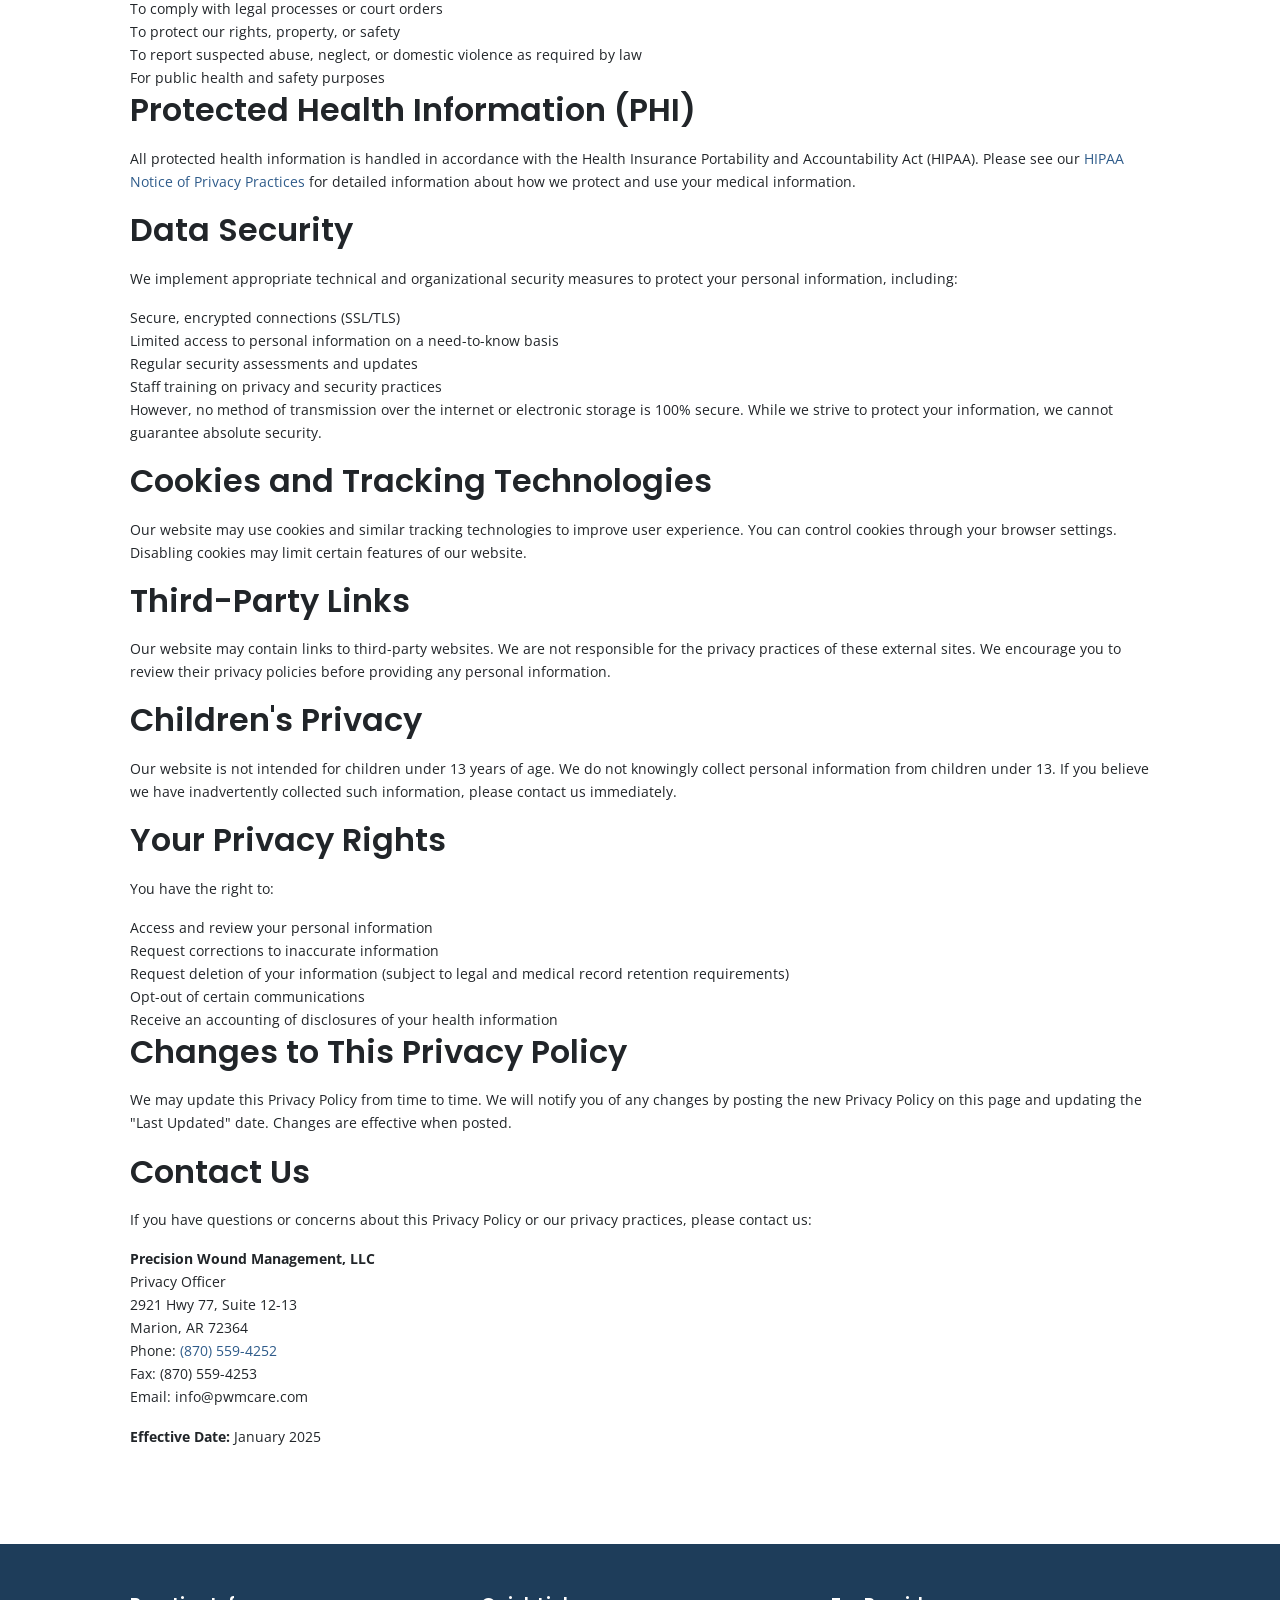
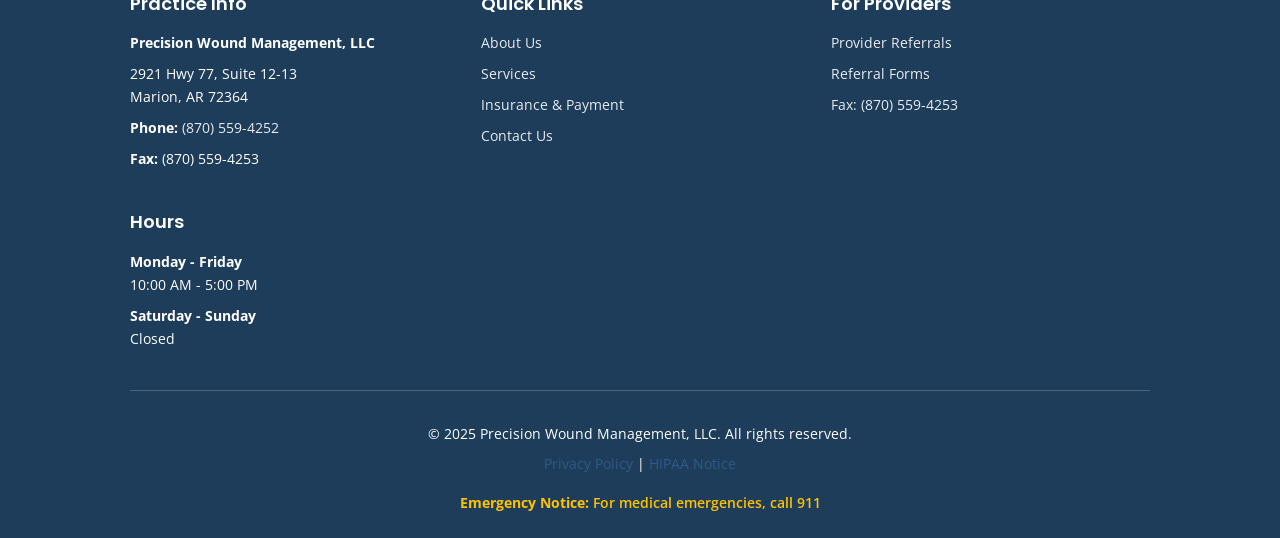
<file: legal/privacy-policy.html>
<!DOCTYPE html>
<html lang="en">
<head>
  <meta charset="UTF-8">
  <meta name="viewport" content="width=device-width, initial-scale=1.0">
  <title>Privacy Policy | Precision Wound Management</title>
  <meta name="description" content="Privacy Policy for Precision Wound Management, LLC">

  <!-- Favicon -->
  <link rel="icon" type="image/x-icon" href="/favicon.ico?v=2">
  <link rel="shortcut icon" type="image/x-icon" href="/favicon.ico?v=2">

  <!-- Fonts -->
  <link rel="preconnect" href="https://fonts.googleapis.com">
  <link rel="preconnect" href="https://fonts.gstatic.com" crossorigin>
  <link href="https://fonts.googleapis.com/css2?family=Poppins:wght@400;600;700&family=Open+Sans:wght@400;600;700&display=swap" rel="stylesheet">

  <!-- Stylesheets -->
  <link rel="stylesheet" href="/css/style.css">
  <link rel="stylesheet" href="/css/responsive.css">
</head>
<body>
  <!-- Skip Link for Accessibility -->
  <a href="#main-content" class="skip-link">Skip to main content</a>

  <!-- Header -->
  <header class="site-header">
    <div class="container">
      <div class="header-content">
        <div class="logo">
          <a href="/">
            <img src="/images/logo/pwm-logo-full.png?v=2" alt="Precision Wound Management" class="logo-image">
            <p class="tagline">Focused Healing. Expert Care.</p>
          </a>
        </div>

        <nav class="main-nav" aria-label="Main Navigation">
          <button class="menu-toggle" aria-label="Toggle menu" aria-expanded="false">
            <span class="hamburger"></span>
            <span class="hamburger"></span>
            <span class="hamburger"></span>
          </button>

          <ul class="nav-menu">
            <li><a href="/">Home</a></li>
            <li><a href="/about.html">About Us</a></li>
            <li><a href="/services.html">Services</a></li>
            <li><a href="/providers.html">For Providers</a></li>
            <li><a href="/insurance.html">Insurance & Payment</a></li>
            <li><a href="/contact.html">Contact</a></li>
          </ul>
        </nav>

        <div class="header-contact">
          <a href="tel:+18705594252" class="phone-link">
            <span class="phone-number">(870) 559-4252</span>
          </a>
        </div>
      </div>
    </div>
  </header>

  <!-- Main Content -->
  <main id="main-content" class="legal-page">
    <section class="legal-content">
      <div class="container">
        <div class="legal-wrapper">
          <h1>Privacy Policy</h1>
          <p class="last-updated">Last Updated: January 2025</p>

          <div class="legal-text">
            <h2>Introduction</h2>
            <p>Precision Wound Management, LLC ("we," "our," or "us") is committed to protecting your privacy. This Privacy Policy explains how we collect, use, disclose, and safeguard your information when you visit our website pwmcare.com and use our services.</p>

            <h2>Information We Collect</h2>

            <h3>Personal Information</h3>
            <p>We may collect personal information that you voluntarily provide to us when you:</p>
            <ul>
              <li>Contact us through our website</li>
              <li>Schedule an appointment</li>
              <li>Submit a referral form</li>
              <li>Send us an email or call our office</li>
            </ul>

            <p>This information may include:</p>
            <ul>
              <li>Name and contact information (phone number, email address, mailing address)</li>
              <li>Date of birth</li>
              <li>Medical information (as necessary for treatment)</li>
              <li>Insurance information</li>
              <li>Referring physician information</li>
            </ul>

            <h3>Automatically Collected Information</h3>
            <p>When you visit our website, we may automatically collect certain information about your device, including:</p>
            <ul>
              <li>IP address</li>
              <li>Browser type and version</li>
              <li>Operating system</li>
              <li>Pages visited and time spent on pages</li>
              <li>Referring website addresses</li>
            </ul>

            <h2>How We Use Your Information</h2>
            <p>We use the information we collect to:</p>
            <ul>
              <li>Provide, maintain, and improve our medical services</li>
              <li>Schedule and confirm appointments</li>
              <li>Communicate with you about your care</li>
              <li>Process insurance claims and billing</li>
              <li>Coordinate care with your referring physicians</li>
              <li>Respond to your inquiries and requests</li>
              <li>Comply with legal obligations</li>
              <li>Improve our website and user experience</li>
            </ul>

            <h2>Disclosure of Your Information</h2>
            <p>We may share your information in the following situations:</p>

            <h3>Healthcare Operations</h3>
            <ul>
              <li>With healthcare providers involved in your care</li>
              <li>With insurance companies for billing and coverage verification</li>
              <li>With our business associates who assist us in providing services (subject to confidentiality agreements)</li>
            </ul>

            <h3>Legal Requirements</h3>
            <p>We may disclose your information when required by law, including:</p>
            <ul>
              <li>To comply with legal processes or court orders</li>
              <li>To protect our rights, property, or safety</li>
              <li>To report suspected abuse, neglect, or domestic violence as required by law</li>
              <li>For public health and safety purposes</li>
            </ul>

            <h2>Protected Health Information (PHI)</h2>
            <p>All protected health information is handled in accordance with the Health Insurance Portability and Accountability Act (HIPAA). Please see our <a href="/legal/hipaa-notice.html">HIPAA Notice of Privacy Practices</a> for detailed information about how we protect and use your medical information.</p>

            <h2>Data Security</h2>
            <p>We implement appropriate technical and organizational security measures to protect your personal information, including:</p>
            <ul>
              <li>Secure, encrypted connections (SSL/TLS)</li>
              <li>Limited access to personal information on a need-to-know basis</li>
              <li>Regular security assessments and updates</li>
              <li>Staff training on privacy and security practices</li>
            </ul>
            <p>However, no method of transmission over the internet or electronic storage is 100% secure. While we strive to protect your information, we cannot guarantee absolute security.</p>

            <h2>Cookies and Tracking Technologies</h2>
            <p>Our website may use cookies and similar tracking technologies to improve user experience. You can control cookies through your browser settings. Disabling cookies may limit certain features of our website.</p>

            <h2>Third-Party Links</h2>
            <p>Our website may contain links to third-party websites. We are not responsible for the privacy practices of these external sites. We encourage you to review their privacy policies before providing any personal information.</p>

            <h2>Children's Privacy</h2>
            <p>Our website is not intended for children under 13 years of age. We do not knowingly collect personal information from children under 13. If you believe we have inadvertently collected such information, please contact us immediately.</p>

            <h2>Your Privacy Rights</h2>
            <p>You have the right to:</p>
            <ul>
              <li>Access and review your personal information</li>
              <li>Request corrections to inaccurate information</li>
              <li>Request deletion of your information (subject to legal and medical record retention requirements)</li>
              <li>Opt-out of certain communications</li>
              <li>Receive an accounting of disclosures of your health information</li>
            </ul>

            <h2>Changes to This Privacy Policy</h2>
            <p>We may update this Privacy Policy from time to time. We will notify you of any changes by posting the new Privacy Policy on this page and updating the "Last Updated" date. Changes are effective when posted.</p>

            <h2>Contact Us</h2>
            <p>If you have questions or concerns about this Privacy Policy or our privacy practices, please contact us:</p>
            <p>
              <strong>Precision Wound Management, LLC</strong><br>
              Privacy Officer<br>
              2921 Hwy 77, Suite 12-13<br>
              Marion, AR 72364<br>
              Phone: <a href="tel:+18705594252">(870) 559-4252</a><br>
              Fax: (870) 559-4253<br>
              Email: info@pwmcare.com
            </p>

            <p><strong>Effective Date:</strong> January 2025</p>
          </div>
        </div>
      </div>
    </section>
  </main>

  <!-- Footer -->
  <footer class="site-footer">
    <div class="container">
      <div class="footer-grid">
        <div class="footer-column">
          <h3>Practice Info</h3>
          <p><strong>Precision Wound Management, LLC</strong></p>
          <p>2921 Hwy 77, Suite 12-13<br>Marion, AR 72364</p>
          <p><strong>Phone:</strong> <a href="tel:+18705594252">(870) 559-4252</a></p>
          <p><strong>Fax:</strong> (870) 559-4253</p>
        </div>

        <div class="footer-column">
          <h3>Quick Links</h3>
          <ul>
            <li><a href="/about.html">About Us</a></li>
            <li><a href="/services.html">Services</a></li>
            <li><a href="/insurance.html">Insurance & Payment</a></li>
            <li><a href="/contact.html">Contact Us</a></li>
          </ul>
        </div>

        <div class="footer-column">
          <h3>For Providers</h3>
          <ul>
            <li><a href="/providers.html">Provider Referrals</a></li>
            <li><a href="/providers.html#referral-forms">Referral Forms</a></li>
            <li><a href="tel:+18705594253">Fax: (870) 559-4253</a></li>
          </ul>
        </div>

        <div class="footer-column">
          <h3>Hours</h3>
          <p><strong>Monday - Friday</strong><br>10:00 AM - 5:00 PM</p>
          <p><strong>Saturday - Sunday</strong><br>Closed</p>
        </div>
      </div>

      <div class="footer-bottom">
        <div class="footer-bottom-content">
          <p>&copy; 2025 Precision Wound Management, LLC. All rights reserved.</p>
          <p class="footer-legal">
            <a href="/legal/privacy-policy.html">Privacy Policy</a> | <a href="/legal/hipaa-notice.html">HIPAA Notice</a>
          </p>
          <p class="emergency-notice"><strong>Emergency Notice:</strong> For medical emergencies, call 911</p>
        </div>
      </div>
    </div>
  </footer>

  <!-- JavaScript -->
  <script src="/js/main.js"></script>
</body>
</html>
</file>
<file: css/style.css>
/* =================================================================
   Precision Wound Management - Main Stylesheet
   ================================================================= */

/* === CSS Variables === */
:root {
  --primary-blue: #2E5B8A;
  --primary-blue-dark: #1E3D5A;
  --secondary-teal: #4A9B9B;
  --accent-green: #6B8E5A;
  --neutral-gray: #6C757D;
  --light-bg: #F8F9FA;
  --white: #FFFFFF;
  --text-dark: #212529;
  --border-color: #E9ECEF;
  --error-red: #dc3545;
  --success-green: #28a745;
}

/* === Reset & Base Styles === */
* {
  margin: 0;
  padding: 0;
  box-sizing: border-box;
}

html {
  scroll-behavior: smooth;
  font-size: 16px;
}

body {
  font-family: 'Open Sans', -apple-system, BlinkMacSystemFont, 'Segoe UI', Roboto, sans-serif;
  font-size: 1.125rem;
  line-height: 1.6;
  color: var(--text-dark);
  background-color: var(--white);
  overflow-x: hidden;
}

body.menu-open {
  overflow: hidden;
}

/* === Typography === */
h1, h2, h3, h4, h5, h6 {
  font-family: 'Poppins', sans-serif;
  font-weight: 600;
  line-height: 1.3;
  margin-bottom: 1rem;
  color: var(--text-dark);
}

h1 {
  font-size: 2.5rem;
  font-weight: 700;
}

h2 {
  font-size: 2rem;
  font-weight: 600;
}

h3 {
  font-size: 1.5rem;
}

p {
  margin-bottom: 1rem;
}

a {
  color: var(--primary-blue);
  text-decoration: none;
  transition: color 0.3s ease;
}

a:hover,
a:focus {
  color: var(--primary-blue-dark);
}

ul {
  list-style: none;
}

img {
  max-width: 100%;
  height: auto;
  display: block;
}

/* === Skip Link (Accessibility) === */
.skip-link {
  position: absolute;
  top: -40px;
  left: 0;
  background: var(--primary-blue);
  color: white;
  padding: 8px 16px;
  text-decoration: none;
  z-index: 10000;
  border-radius: 0 0 4px 0;
}

.skip-link:focus {
  top: 0;
  outline: 3px solid var(--accent-green);
  outline-offset: 2px;
}

/* === Container === */
.container {
  max-width: 1200px;
  margin: 0 auto;
  padding: 0 20px;
}

/* === Header === */
.site-header {
  background: var(--white);
  box-shadow: 0 2px 8px rgba(0, 0, 0, 0.1);
  position: sticky;
  top: 0;
  z-index: 1000;
  transition: box-shadow 0.3s ease;
}

.site-header.scrolled {
  box-shadow: 0 4px 12px rgba(0, 0, 0, 0.15);
}

.header-content {
  display: flex;
  align-items: center;
  justify-content: space-between;
  padding: 1rem 0;
  gap: 2rem;
}

.logo a {
  display: flex;
  flex-direction: column;
  align-items: center;
  text-decoration: none;
}

.logo-image {
  max-height: 60px;
  width: auto;
  display: block;
}

.tagline {
  font-size: 0.875rem;
  color: var(--neutral-gray);
  font-style: italic;
  margin: 0.25rem 0 0 0;
  text-align: center;
}

/* Navigation */
.main-nav {
  flex: 1;
}

.menu-toggle {
  display: none;
  flex-direction: column;
  background: none;
  border: none;
  cursor: pointer;
  padding: 8px;
  gap: 4px;
}

.hamburger {
  width: 25px;
  height: 3px;
  background: var(--primary-blue);
  border-radius: 2px;
  transition: all 0.3s ease;
}

.nav-menu {
  display: flex;
  gap: 2rem;
  align-items: center;
  justify-content: flex-end;
}

.nav-menu li a {
  color: var(--text-dark);
  font-weight: 600;
  font-size: 0.875rem;
  padding: 0.5rem 0;
  border-bottom: 2px solid transparent;
  transition: all 0.3s ease;
}

.nav-menu li a:hover,
.nav-menu li a:focus,
.nav-menu li a.active {
  color: var(--primary-blue);
  border-bottom-color: var(--primary-blue);
}

/* Header Contact Button */
.header-contact {
  flex-shrink: 0;
}

.btn-phone {
  background-color: var(--primary-blue);
  color: white;
  padding: 12px 24px;
  border: none;
  border-radius: 5px;
  font-size: 1.125rem;
  font-weight: 600;
  text-decoration: none;
  display: inline-flex;
  align-items: center;
  gap: 8px;
  transition: background-color 0.3s ease;
}

.btn-phone:hover,
.btn-phone:focus {
  background-color: var(--primary-blue-dark);
  color: white;
}

.phone-icon {
  flex-shrink: 0;
}

/* === Buttons === */
.btn {
  display: inline-block;
  padding: 15px 30px;
  border-radius: 5px;
  font-size: 1.125rem;
  font-weight: 600;
  text-decoration: none;
  text-align: center;
  cursor: pointer;
  transition: all 0.3s ease;
  border: 2px solid transparent;
  font-family: 'Poppins', sans-serif;
}

.btn-primary {
  background-color: var(--primary-blue);
  color: white;
  border-color: var(--primary-blue);
}

.btn-primary:hover,
.btn-primary:focus {
  background-color: var(--primary-blue-dark);
  border-color: var(--primary-blue-dark);
  color: white;
}

.btn-primary:focus {
  outline: 3px solid rgba(46, 91, 138, 0.5);
  outline-offset: 2px;
}

.btn-secondary {
  background-color: transparent;
  color: var(--primary-blue);
  border-color: var(--primary-blue);
}

.btn-secondary:hover,
.btn-secondary:focus {
  background-color: var(--primary-blue);
  color: white;
}

/* === Hero Section === */
.hero {
  position: relative;
  min-height: 90vh;
  display: flex;
  align-items: center;
  justify-content: center;
  background: linear-gradient(135deg, var(--primary-blue) 0%, var(--secondary-teal) 100%);
  background-image: url('/images/hero/hero-main.jpg');
  background-size: cover;
  background-position: center top;
  background-attachment: fixed;
  color: white;
  text-align: center;
  padding: 4rem 0;
}

.hero-overlay {
  position: absolute;
  top: 0;
  left: 0;
  right: 0;
  bottom: 0;
  background: rgba(30, 61, 90, 0.45);
}

.hero-content {
  position: relative;
  z-index: 1;
  max-width: 900px;
  margin: 0 auto;
}

.hero h1 {
  font-size: 3rem;
  margin-bottom: 1rem;
  color: white;
  text-shadow: 2px 2px 4px rgba(0, 0, 0, 0.3);
}

.hero h2 {
  font-size: 1.75rem;
  font-weight: 400;
  margin-bottom: 0.5rem;
  color: white;
}

.hero-subtitle {
  font-size: 1.25rem;
  margin-bottom: 1rem;
  font-style: italic;
  color: rgba(255, 255, 255, 0.95);
}

.hero-description {
  font-size: 1.125rem;
  margin-bottom: 2rem;
  max-width: 700px;
  margin-left: auto;
  margin-right: auto;
  color: rgba(255, 255, 255, 0.95);
}

.hero-location {
  font-size: 1.125rem;
  margin-bottom: 2rem;
  display: flex;
  align-items: center;
  justify-content: center;
  gap: 8px;
  color: rgba(255, 255, 255, 0.95);
}

.location-icon {
  flex-shrink: 0;
}

.hero-cta {
  display: flex;
  gap: 1rem;
  justify-content: center;
  flex-wrap: wrap;
}

/* === Sections === */
section {
  padding: 4rem 0;
}

.section-cta {
  text-align: center;
  margin-top: 3rem;
}

/* === Core Values === */
.core-values {
  background: var(--light-bg);
}

.values-grid {
  display: grid;
  grid-template-columns: repeat(auto-fit, minmax(300px, 1fr));
  gap: 2rem;
}

.value-card {
  background: white;
  padding: 2rem;
  border-radius: 8px;
  text-align: center;
  box-shadow: 0 4px 6px rgba(0, 0, 0, 0.1);
  transition: transform 0.3s ease, box-shadow 0.3s ease;
}

.value-card:hover {
  transform: translateY(-4px);
  box-shadow: 0 8px 12px rgba(0, 0, 0, 0.15);
}

.value-icon {
  color: var(--primary-blue);
  margin: 0 auto 1rem;
}

.value-card h3 {
  color: var(--primary-blue);
  margin-bottom: 1rem;
}

/* === Services Preview === */
.services-preview {
  background: white;
}

.services-preview h2 {
  text-align: center;
  margin-bottom: 3rem;
  color: var(--primary-blue);
}

.services-grid {
  display: grid;
  grid-template-columns: repeat(auto-fit, minmax(250px, 1fr));
  gap: 2rem;
}

.service-card {
  background: var(--light-bg);
  padding: 2rem;
  border-radius: 8px;
  text-align: center;
  transition: all 0.3s ease;
  border: 2px solid transparent;
}

.service-card:hover,
.service-card:focus-within {
  background: white;
  border-color: var(--primary-blue);
  transform: translateY(-4px);
  box-shadow: 0 8px 12px rgba(0, 0, 0, 0.1);
}

.service-icon {
  color: var(--primary-blue);
  margin: 0 auto 1rem;
}

.service-card h3 {
  color: var(--primary-blue);
  font-size: 1.25rem;
  margin-bottom: 0.75rem;
}

.service-card p {
  color: var(--neutral-gray);
  margin: 0;
}

/* === About Preview === */
.about-preview {
  background: var(--light-bg);
}

.about-grid {
  display: grid;
  grid-template-columns: 1fr 1fr;
  gap: 4rem;
  align-items: center;
}

.about-content h2 {
  color: var(--primary-blue);
  margin-bottom: 1.5rem;
}

.mission-statement {
  font-size: 1.25rem;
  font-style: italic;
  color: var(--primary-blue);
  padding: 1.5rem;
  background: white;
  border-left: 4px solid var(--accent-green);
  border-radius: 4px;
  margin-bottom: 2rem;
}

.about-image img {
  border-radius: 8px;
  box-shadow: 0 8px 16px rgba(0, 0, 0, 0.15);
}

/* === Contact CTA === */
.contact-cta {
  background: var(--secondary-teal);
  color: white;
  text-align: center;
}

.contact-cta h2 {
  color: white;
  margin-bottom: 1rem;
}

.contact-cta p {
  font-size: 1.25rem;
  margin-bottom: 2rem;
}

.cta-buttons {
  display: flex;
  gap: 1rem;
  justify-content: center;
  flex-wrap: wrap;
}

.contact-cta .btn-secondary {
  border-color: white;
  color: white;
}

.contact-cta .btn-secondary:hover {
  background: white;
  color: var(--secondary-teal);
}

/* === Page Header === */
.page-header {
  background: var(--light-bg);
  padding: 3rem 0 2rem;
}

.breadcrumb {
  font-size: 0.875rem;
  margin-bottom: 1rem;
  color: var(--neutral-gray);
}

.breadcrumb a {
  color: var(--primary-blue);
}

.page-header h1 {
  color: var(--primary-blue);
  margin-bottom: 1rem;
}

.page-intro {
  font-size: 1.25rem;
  color: var(--neutral-gray);
  max-width: 800px;
}

/* === Team Profiles === */
.team-profile {
  padding: 4rem 0;
}

.team-profile:nth-child(even) {
  background: var(--light-bg);
}

.profile-grid {
  display: grid;
  grid-template-columns: 1fr 1fr;
  gap: 4rem;
  align-items: center;
}

.profile-image img {
  border-radius: 8px;
  box-shadow: 0 8px 16px rgba(0, 0, 0, 0.15);
  width: 100%;
}

.profile-content h2 {
  color: var(--primary-blue);
  margin-bottom: 0.5rem;
}

.credentials {
  color: var(--neutral-gray);
  font-size: 1rem;
  margin-bottom: 0.25rem;
}

.title {
  color: var(--accent-green);
  font-weight: 600;
  font-size: 1.125rem;
  margin-bottom: 1.5rem;
}

.profile-quote {
  font-size: 1.25rem;
  font-style: italic;
  color: var(--primary-blue);
  padding: 1.5rem;
  background: var(--light-bg);
  border-left: 4px solid var(--accent-green);
  margin: 1.5rem 0;
  border-radius: 4px;
}

.profile-bio p {
  margin-bottom: 1rem;
}

/* === Mission Section === */
.mission-section {
  background: white;
}

.mission-content {
  max-width: 900px;
  margin: 0 auto;
}

.mission-content h2,
.mission-content h3 {
  color: var(--primary-blue);
  margin-top: 2rem;
}

.commitment-list {
  list-style: none;
  padding-left: 0;
}

.commitment-list li {
  padding-left: 2rem;
  position: relative;
  margin-bottom: 0.75rem;
}

.commitment-list li:before {
  content: "✓";
  position: absolute;
  left: 0;
  color: var(--accent-green);
  font-weight: bold;
  font-size: 1.25rem;
}

/* === Services Page - Accordions === */
.services-section {
  background: white;
}

.services-accordions {
  max-width: 900px;
  margin: 0 auto;
}

.accordion-item {
  background: white;
  border: 2px solid var(--border-color);
  border-radius: 8px;
  margin-bottom: 1rem;
  overflow: hidden;
  transition: all 0.3s ease;
}

.accordion-item:hover {
  border-color: var(--primary-blue);
}

.accordion-item.active {
  border-color: var(--primary-blue);
  box-shadow: 0 4px 8px rgba(0, 0, 0, 0.1);
}

.accordion-header {
  width: 100%;
  padding: 1.5rem;
  background: white;
  border: none;
  cursor: pointer;
  display: flex;
  justify-content: space-between;
  align-items: center;
  font-size: 1.25rem;
  font-weight: 600;
  color: var(--primary-blue);
  text-align: left;
  transition: background-color 0.3s ease;
  font-family: 'Poppins', sans-serif;
}

.accordion-header:hover,
.accordion-header:focus {
  background: var(--light-bg);
}

.accordion-icon {
  flex-shrink: 0;
  transition: transform 0.3s ease;
  color: var(--primary-blue);
}

.accordion-item.active .accordion-icon {
  transform: rotate(180deg);
}

.accordion-content {
  max-height: 0;
  overflow: hidden;
  transition: max-height 0.3s ease;
}

.accordion-item.active .accordion-content {
  max-height: 2000px;
}

.service-details {
  padding: 0 1.5rem 1.5rem;
}

.service-details h3 {
  color: var(--primary-blue);
  margin-top: 0;
}

.service-details ul {
  list-style: none;
  padding-left: 0;
  margin-bottom: 1.5rem;
}

.service-details li {
  padding-left: 1.5rem;
  position: relative;
  margin-bottom: 0.5rem;
}

.service-details li:before {
  content: "•";
  position: absolute;
  left: 0;
  color: var(--primary-blue);
  font-weight: bold;
}

.service-info {
  background: var(--light-bg);
  padding: 1rem;
  border-radius: 4px;
  margin-bottom: 1rem;
}

.service-info h4 {
  color: var(--primary-blue);
  margin-bottom: 0.5rem;
}

.service-info p {
  margin: 0;
}

/* === Provider Referrals === */
.referral-info,
.referral-process,
.referral-forms,
.provider-contact {
  background: white;
}

.referral-info h2,
.referral-process h2 {
  text-align: center;
  color: var(--primary-blue);
  margin-bottom: 3rem;
}

.benefit-grid {
  display: grid;
  grid-template-columns: repeat(auto-fit, minmax(300px, 1fr));
  gap: 2rem;
}

.benefit-item {
  text-align: center;
  padding: 2rem;
  background: var(--light-bg);
  border-radius: 8px;
  transition: all 0.3s ease;
}

.benefit-item:hover {
  transform: translateY(-4px);
  box-shadow: 0 8px 12px rgba(0, 0, 0, 0.1);
}

.benefit-icon {
  color: var(--primary-blue);
  margin: 0 auto 1rem;
}

.benefit-item h3 {
  color: var(--primary-blue);
  font-size: 1.125rem;
  margin-bottom: 0.75rem;
}

/* Process Steps */
.process-steps {
  display: grid;
  grid-template-columns: repeat(auto-fit, minmax(200px, 1fr));
  gap: 2rem;
  max-width: 1000px;
  margin: 0 auto;
}

.step {
  text-align: center;
  padding: 1.5rem;
}

.step-number {
  width: 60px;
  height: 60px;
  background: var(--primary-blue);
  color: white;
  border-radius: 50%;
  display: flex;
  align-items: center;
  justify-content: center;
  font-size: 1.5rem;
  font-weight: bold;
  margin: 0 auto 1rem;
}

.step h3 {
  color: var(--primary-blue);
  font-size: 1.125rem;
  margin-bottom: 0.5rem;
}

/* Referral Forms */
.referral-forms {
  background: var(--light-bg);
}

.forms-content {
  max-width: 800px;
  margin: 0 auto;
  text-align: center;
}

.forms-notice {
  font-size: 1.25rem;
  font-weight: 600;
  color: var(--primary-blue);
  margin-bottom: 1.5rem;
}

.forms-info ul {
  text-align: left;
  max-width: 600px;
  margin: 1.5rem auto;
}

.forms-info li {
  padding-left: 1.5rem;
  position: relative;
  margin-bottom: 0.5rem;
}

.forms-info li:before {
  content: "•";
  position: absolute;
  left: 0;
  color: var(--primary-blue);
}

.forms-cta {
  margin-top: 2rem;
}

/* Provider Contact */
.provider-contact-grid {
  display: grid;
  grid-template-columns: repeat(auto-fit, minmax(300px, 1fr));
  gap: 2rem;
}

.contact-info-box {
  background: var(--light-bg);
  padding: 2rem;
  border-radius: 8px;
  border-left: 4px solid var(--primary-blue);
}

.contact-info-box h3 {
  color: var(--primary-blue);
  margin-bottom: 1.5rem;
}

.contact-detail {
  display: flex;
  gap: 1rem;
  margin-bottom: 1.5rem;
  align-items: flex-start;
}

.contact-detail svg {
  flex-shrink: 0;
  color: var(--primary-blue);
}

.contact-detail strong {
  display: block;
  margin-bottom: 0.25rem;
}

.contact-link {
  color: var(--primary-blue);
  font-weight: 600;
}

.office-details p {
  margin-bottom: 1rem;
}

/* === Insurance & Payment === */
.insurance-accepted,
.medicare-medicaid,
.payment-options,
.insurance-verification,
.financial-assistance {
  background: white;
}

.insurance-accepted:nth-child(even),
.payment-options:nth-child(even),
.financial-assistance:nth-child(even) {
  background: var(--light-bg);
}

.insurance-accepted h2,
.payment-options h2,
.insurance-verification h2,
.financial-assistance h2 {
  text-align: center;
  color: var(--primary-blue);
  margin-bottom: 2rem;
}

.featured-insurance {
  display: flex;
  gap: 2rem;
  justify-content: center;
  margin-bottom: 3rem;
  flex-wrap: wrap;
}

.insurance-badge {
  background: white;
  padding: 2rem;
  border-radius: 8px;
  text-align: center;
  border: 3px solid var(--primary-blue);
  min-width: 250px;
  box-shadow: 0 4px 8px rgba(0, 0, 0, 0.1);
}

.insurance-badge svg {
  color: var(--primary-blue);
  margin: 0 auto 1rem;
}

.insurance-badge h3 {
  color: var(--primary-blue);
  font-size: 1.5rem;
  margin-bottom: 0.5rem;
}

.insurance-details {
  max-width: 800px;
  margin: 0 auto;
  text-align: center;
}

.insurance-list {
  display: grid;
  grid-template-columns: repeat(auto-fit, minmax(200px, 1fr));
  gap: 1rem;
  margin: 2rem 0;
  text-align: left;
}

.insurance-list li {
  padding-left: 1.5rem;
  position: relative;
}

.insurance-list li:before {
  content: "✓";
  position: absolute;
  left: 0;
  color: var(--accent-green);
  font-weight: bold;
}

.insurance-note {
  margin-top: 2rem;
  font-size: 1.125rem;
}

/* Program Cards */
.program-grid {
  display: grid;
  grid-template-columns: repeat(auto-fit, minmax(400px, 1fr));
  gap: 2rem;
}

.program-card {
  background: var(--light-bg);
  padding: 2rem;
  border-radius: 8px;
  border-left: 4px solid var(--primary-blue);
}

.program-card h2 {
  color: var(--primary-blue);
  margin-top: 0;
}

.program-card ul {
  margin: 1rem 0;
}

.program-card li {
  padding-left: 1.5rem;
  position: relative;
  margin-bottom: 0.5rem;
}

.program-card li:before {
  content: "•";
  position: absolute;
  left: 0;
  color: var(--primary-blue);
}

.coverage-note {
  font-weight: 600;
  color: var(--primary-blue);
  font-style: italic;
}

/* Payment Methods */
.payment-methods {
  display: grid;
  grid-template-columns: repeat(auto-fit, minmax(200px, 1fr));
  gap: 2rem;
  margin-top: 2rem;
}

.payment-method {
  text-align: center;
  padding: 1.5rem;
  background: var(--light-bg);
  border-radius: 8px;
}

.payment-method svg {
  color: var(--primary-blue);
  margin: 0 auto 1rem;
}

.payment-method h3 {
  color: var(--primary-blue);
  font-size: 1.125rem;
  margin-bottom: 0.5rem;
}

.method-details {
  font-size: 0.875rem;
  color: var(--neutral-gray);
  margin: 0;
}

/* Verification */
.verification-content {
  max-width: 800px;
  margin: 0 auto;
}

.verification-tips {
  background: var(--light-bg);
  padding: 2rem;
  border-radius: 8px;
  margin: 2rem 0;
}

.verification-tips h3 {
  color: var(--primary-blue);
  margin-top: 0;
}

.verification-tips ul li {
  padding-left: 1.5rem;
  position: relative;
  margin-bottom: 0.75rem;
}

.verification-tips ul li:before {
  content: "→";
  position: absolute;
  left: 0;
  color: var(--primary-blue);
}

.verification-cta {
  text-align: center;
  font-size: 1.125rem;
  font-weight: 600;
}

/* Financial Assistance */
.assistance-content {
  max-width: 800px;
  margin: 0 auto;
}

.assistance-content ul li {
  padding-left: 1.5rem;
  position: relative;
  margin-bottom: 0.75rem;
}

.assistance-content ul li:before {
  content: "✓";
  position: absolute;
  left: 0;
  color: var(--accent-green);
  font-weight: bold;
}

.assistance-note {
  background: var(--light-bg);
  padding: 1.5rem;
  border-left: 4px solid var(--accent-green);
  border-radius: 4px;
  margin-top: 2rem;
  font-weight: 600;
  color: var(--primary-blue);
}

/* === Contact Page === */
.office-info {
  background: white;
}

.office-grid {
  display: grid;
  grid-template-columns: 1fr 1fr;
  gap: 4rem;
}

.office-location h2,
.contact-info h2 {
  color: var(--primary-blue);
  margin-bottom: 2rem;
}

.location-details {
  margin-bottom: 2rem;
}

.detail-item {
  display: flex;
  gap: 1rem;
  margin-bottom: 2rem;
  align-items: flex-start;
}

.detail-item svg {
  flex-shrink: 0;
  color: var(--primary-blue);
}

.detail-item strong {
  display: block;
  color: var(--primary-blue);
  margin-bottom: 0.5rem;
}

.map-container {
  margin-top: 2rem;
}

.map-link {
  text-align: center;
  margin-top: 1rem;
}

.contact-methods {
  background: var(--light-bg);
  padding: 2rem;
  border-radius: 8px;
  margin-bottom: 2rem;
}

.contact-method {
  display: flex;
  gap: 1rem;
  margin-bottom: 1.5rem;
  align-items: flex-start;
}

.contact-method:last-child {
  margin-bottom: 0;
}

.contact-method svg {
  flex-shrink: 0;
  color: var(--primary-blue);
}

.contact-method strong {
  display: block;
  margin-bottom: 0.25rem;
}

.emergency-info {
  display: flex;
  gap: 1rem;
  background: #FFF3CD;
  padding: 1rem;
  border-radius: 4px;
  border-left: 4px solid #FFC107;
  align-items: flex-start;
}

.emergency-info svg {
  flex-shrink: 0;
  color: #856404;
}

.emergency-info p {
  margin: 0;
  color: #856404;
}

/* === Contact Form === */
.contact-form-section {
  background: var(--light-bg);
  padding: 4rem 0;
}

.form-container {
  max-width: 800px;
  margin: 0 auto;
  background: white;
  padding: 3rem;
  border-radius: 8px;
  box-shadow: 0 4px 8px rgba(0, 0, 0, 0.1);
}

.form-container h2 {
  color: var(--primary-blue);
  margin-bottom: 1rem;
}

.form-privacy-notice {
  background: #FFF3CD;
  padding: 1rem;
  border-radius: 4px;
  margin-bottom: 2rem;
  border-left: 4px solid #FFC107;
  color: #856404;
}

.contact-form {
  margin-top: 2rem;
}

.form-row {
  display: grid;
  grid-template-columns: 1fr;
  gap: 1.5rem;
  margin-bottom: 1.5rem;
}

.form-row:has(.form-group:nth-child(2)) {
  grid-template-columns: 1fr 1fr;
}

.form-group {
  display: flex;
  flex-direction: column;
}

.form-group label {
  display: block;
  font-size: 1rem;
  font-weight: 600;
  margin-bottom: 0.5rem;
  color: var(--text-dark);
}

.required {
  color: var(--error-red);
}

.form-group input,
.form-group select,
.form-group textarea {
  width: 100%;
  padding: 12px 16px;
  font-size: 16px;
  border: 2px solid var(--border-color);
  border-radius: 5px;
  font-family: 'Open Sans', sans-serif;
  transition: border-color 0.3s ease;
}

.form-group input:focus,
.form-group select:focus,
.form-group textarea:focus {
  outline: none;
  border-color: var(--primary-blue);
  box-shadow: 0 0 0 3px rgba(46, 91, 138, 0.1);
}

.form-group textarea {
  resize: vertical;
  min-height: 120px;
}

.form-group.error input,
.form-group.error select,
.form-group.error textarea {
  border-color: var(--error-red);
}

.error-message {
  color: var(--error-red);
  font-size: 0.875rem;
  margin-top: 0.25rem;
  display: none;
}

.form-group.error .error-message {
  display: block;
}

.form-group.error .error-message:before {
  content: "⚠ ";
}

.form-actions {
  margin-top: 2rem;
}

.form-actions button {
  width: 100%;
}

/* Alert Styles */
.alert {
  padding: 1.5rem;
  border-radius: 8px;
  margin-bottom: 2rem;
  display: flex;
  gap: 1rem;
  align-items: flex-start;
}

.alert svg {
  flex-shrink: 0;
}

.alert p {
  margin: 0;
}

.alert-success {
  background: #D4EDDA;
  border-left: 4px solid var(--success-green);
  color: #155724;
}

.alert-success svg {
  color: var(--success-green);
}

/* === Footer === */
.site-footer {
  background: var(--primary-blue-dark);
  color: white;
  padding: 3rem 0 1rem;
}

.footer-grid {
  display: grid;
  grid-template-columns: repeat(auto-fit, minmax(250px, 1fr));
  gap: 2rem;
  margin-bottom: 2rem;
}

.footer-column h3 {
  color: white;
  font-size: 1.125rem;
  margin-bottom: 1rem;
}

.footer-column p {
  margin-bottom: 0.5rem;
  line-height: 1.6;
}

.footer-column ul {
  list-style: none;
  padding: 0;
}

.footer-column ul li {
  margin-bottom: 0.5rem;
}

.footer-column a {
  color: rgba(255, 255, 255, 0.9);
  transition: color 0.3s ease;
}

.footer-column a:hover,
.footer-column a:focus {
  color: white;
  text-decoration: underline;
}

.footer-bottom {
  border-top: 1px solid rgba(255, 255, 255, 0.2);
  padding-top: 2rem;
  text-align: center;
}

.footer-bottom-content p {
  margin-bottom: 0.5rem;
  font-size: 0.875rem;
}

.footer-legal span {
  margin: 0 0.5rem;
}

.emergency-notice {
  font-weight: 600;
  color: #FFC107;
  margin-top: 1rem;
}

/* === Utility Classes === */
.text-center {
  text-align: center;
}

.mt-1 { margin-top: 1rem; }
.mt-2 { margin-top: 2rem; }
.mt-3 { margin-top: 3rem; }

.mb-1 { margin-bottom: 1rem; }
.mb-2 { margin-bottom: 2rem; }
.mb-3 { margin-bottom: 3rem; }

/* === Focus Styles (Accessibility) === */
*:focus {
  outline: 2px solid var(--primary-blue);
  outline-offset: 2px;
}

button:focus,
a:focus {
  outline: 3px solid rgba(46, 91, 138, 0.5);
  outline-offset: 2px;
}

/* Reduce base font size on wider screens */
@media (min-width: 1024px) {
  body {
    font-size: 0.9rem;
  }
}
</file>
<file: css/responsive.css>
/* =================================================================
   Precision Wound Management - Responsive Stylesheet
   Mobile-First Design
   ================================================================= */

/* === Mobile Styles (Base - up to 767px) === */

/* Mobile Navigation */
@media (max-width: 767px) {
  .menu-toggle {
    display: flex;
    z-index: 1001;
  }

  .menu-toggle.active .hamburger:nth-child(1) {
    transform: rotate(45deg) translate(5px, 5px);
  }

  .menu-toggle.active .hamburger:nth-child(2) {
    opacity: 0;
  }

  .menu-toggle.active .hamburger:nth-child(3) {
    transform: rotate(-45deg) translate(7px, -6px);
  }

  .nav-menu {
    position: fixed;
    top: 0;
    right: -100%;
    width: 80%;
    max-width: 300px;
    height: 100vh;
    background: white;
    flex-direction: column;
    align-items: flex-start;
    padding: 5rem 2rem 2rem;
    box-shadow: -4px 0 12px rgba(0, 0, 0, 0.1);
    transition: right 0.3s ease;
    overflow-y: auto;
    z-index: 1000;
  }

  .nav-menu.active {
    right: 0;
  }

  .nav-menu li {
    width: 100%;
    margin-bottom: 0.5rem;
  }

  .nav-menu li a {
    display: block;
    padding: 1rem;
    border-bottom: none;
    border-left: 3px solid transparent;
  }

  .nav-menu li a:hover,
  .nav-menu li a:focus,
  .nav-menu li a.active {
    background: var(--light-bg);
    border-left-color: var(--primary-blue);
  }

  /* Header adjustments */
  .header-content {
    flex-wrap: wrap;
    gap: 1rem;
  }

  .logo-text {
    font-size: 1rem;
  }

  .tagline {
    font-size: 0.75rem;
  }

  .header-contact {
    order: 1;
    width: 100%;
    text-align: center;
  }

  .header-contact .btn-phone {
    width: 100%;
    justify-content: center;
    font-size: 1rem;
    padding: 10px 20px;
  }

  .main-nav {
    order: 3;
  }

  /* Hero Section */
  .hero {
    min-height: 80vh;
    padding: 3rem 0;
    background-attachment: scroll;
  }

  .hero h1 {
    font-size: 2rem;
  }

  .hero h2 {
    font-size: 1.25rem;
  }

  .hero-subtitle {
    font-size: 1rem;
  }

  .hero-description {
    font-size: 1rem;
  }

  .hero-location {
    font-size: 1rem;
    flex-direction: column;
  }

  .hero-cta {
    flex-direction: column;
  }

  .hero-cta .btn {
    width: 100%;
  }

  /* Typography */
  h1 {
    font-size: 2rem;
  }

  h2 {
    font-size: 1.75rem;
  }

  h3 {
    font-size: 1.25rem;
  }

  body {
    font-size: 1rem;
  }

  /* Sections */
  section {
    padding: 3rem 0;
  }

  /* Values Grid */
  .values-grid {
    grid-template-columns: 1fr;
  }

  /* Services Grid */
  .services-grid {
    grid-template-columns: 1fr;
  }

  /* About Grid */
  .about-grid {
    grid-template-columns: 1fr;
    gap: 2rem;
  }

  .about-image {
    order: -1;
  }

  /* Profile Grid */
  .profile-grid {
    grid-template-columns: 1fr;
    gap: 2rem;
  }

  .profile-left .profile-image,
  .profile-right .profile-image {
    order: -1;
  }

  /* Benefits Grid */
  .benefit-grid {
    grid-template-columns: 1fr;
  }

  /* Process Steps */
  .process-steps {
    grid-template-columns: 1fr;
  }

  /* Provider Contact Grid */
  .provider-contact-grid {
    grid-template-columns: 1fr;
  }

  /* Program Grid */
  .program-grid {
    grid-template-columns: 1fr;
  }

  /* Payment Methods */
  .payment-methods {
    grid-template-columns: 1fr;
  }

  /* Insurance List */
  .insurance-list {
    grid-template-columns: 1fr;
  }

  /* Office Grid */
  .office-grid {
    grid-template-columns: 1fr;
    gap: 2rem;
  }

  /* Form Rows */
  .form-row:has(.form-group:nth-child(2)) {
    grid-template-columns: 1fr;
  }

  .form-container {
    padding: 2rem 1.5rem;
  }

  /* Footer */
  .footer-grid {
    grid-template-columns: 1fr;
    gap: 2rem;
  }

  /* Buttons */
  .btn {
    padding: 12px 24px;
    font-size: 1rem;
  }

  .cta-buttons {
    flex-direction: column;
  }

  .cta-buttons .btn {
    width: 100%;
  }

  /* Container */
  .container {
    padding: 0 15px;
  }

  /* Mission Statement */
  .mission-statement {
    font-size: 1.125rem;
    padding: 1rem;
  }

  /* Profile Quote */
  .profile-quote {
    font-size: 1.125rem;
    padding: 1rem;
  }

  /* Page Intro */
  .page-intro {
    font-size: 1.125rem;
  }

  /* Accordion */
  .accordion-header {
    padding: 1rem;
    font-size: 1.125rem;
  }

  .service-details {
    padding: 0 1rem 1rem;
  }
}

/* === Tablet Styles (768px - 1023px) === */
@media (min-width: 768px) {
  .container {
    padding: 0 30px;
  }

  .header-content {
    gap: 2rem;
  }

  .logo-text {
    font-size: 1.5rem;
  }

  .values-grid {
    grid-template-columns: repeat(auto-fit, minmax(250px, 1fr));
  }

  .services-grid {
    grid-template-columns: repeat(2, 1fr);
  }

  .about-grid {
    grid-template-columns: 1fr 1fr;
  }

  .profile-grid {
    grid-template-columns: 1fr 1fr;
  }

  .benefit-grid {
    grid-template-columns: repeat(2, 1fr);
  }

  .process-steps {
    grid-template-columns: repeat(3, 1fr);
  }

  .payment-methods {
    grid-template-columns: repeat(2, 1fr);
  }

  .insurance-list {
    grid-template-columns: repeat(2, 1fr);
  }

  .office-grid {
    grid-template-columns: 1fr 1fr;
  }

  .form-row:has(.form-group:nth-child(2)) {
    grid-template-columns: 1fr 1fr;
  }

  .hero h1 {
    font-size: 2.5rem;
  }

  .hero h2 {
    font-size: 1.5rem;
  }

  .hero-cta {
    flex-direction: row;
  }
}

/* === Desktop Styles (1024px and above) === */
@media (min-width: 1024px) {
  .container {
    max-width: 1200px;
    padding: 0 40px;
  }

  .logo-text {
    font-size: 1.5rem;
  }

  /* Decrease menu font size for desktop */
  .nav-menu li a {
    font-size: 0.75rem;
  }

  .services-grid {
    grid-template-columns: repeat(3, 1fr);
  }

  .benefit-grid {
    grid-template-columns: repeat(3, 1fr);
  }

  .process-steps {
    grid-template-columns: repeat(5, 1fr);
  }

  .payment-methods {
    grid-template-columns: repeat(4, 1fr);
  }

  .insurance-list {
    grid-template-columns: repeat(3, 1fr);
  }

  .hero h1 {
    font-size: 3rem;
  }

  .hero h2 {
    font-size: 1.75rem;
  }

  .hero-subtitle {
    font-size: 1.25rem;
  }

  section {
    padding: 5rem 0;
  }
}

/* === Large Desktop Styles (1440px and above) === */
@media (min-width: 1440px) {
  .container {
    max-width: 1400px;
  }

  .hero h1 {
    font-size: 3.5rem;
  }

  .hero h2 {
    font-size: 2rem;
  }
}

/* === Print Styles === */
@media print {
  .site-header,
  .site-footer,
  .menu-toggle,
  .skip-link,
  .btn,
  .contact-cta,
  .hero-cta,
  .section-cta {
    display: none;
  }

  .hero {
    background: none;
    color: var(--text-dark);
    min-height: auto;
    padding: 2rem 0;
  }

  .hero-overlay {
    display: none;
  }

  body {
    font-size: 12pt;
  }

  h1 {
    font-size: 24pt;
  }

  h2 {
    font-size: 20pt;
  }

  h3 {
    font-size: 16pt;
  }

  section {
    padding: 1rem 0;
  }

  .accordion-item {
    page-break-inside: avoid;
  }

  .accordion-content {
    max-height: none !important;
    display: block;
  }
}

/* === Reduced Motion === */
@media (prefers-reduced-motion: reduce) {
  *,
  *::before,
  *::after {
    animation-duration: 0.01ms !important;
    animation-iteration-count: 1 !important;
    transition-duration: 0.01ms !important;
    scroll-behavior: auto !important;
  }
}

/* === High Contrast Mode === */
@media (prefers-contrast: high) {
  .btn-primary {
    border: 3px solid var(--white);
  }

  .btn-secondary {
    border: 3px solid var(--primary-blue);
  }

  .accordion-item {
    border-width: 3px;
  }
}

/* === Dark Mode Support (Optional) === */
@media (prefers-color-scheme: dark) {
  /* This is left empty intentionally - medical sites typically don't use dark mode
     but the media query is here if needed in the future */
}

/* === Landscape Orientation (Mobile) === */
@media (max-width: 767px) and (orientation: landscape) {
  .hero {
    min-height: auto;
    padding: 2rem 0;
  }

  .hero h1 {
    font-size: 1.75rem;
  }

  .hero h2 {
    font-size: 1.125rem;
  }
}

/* === Touch Device Optimizations === */
@media (hover: none) and (pointer: coarse) {
  /* Larger touch targets for mobile */
  .btn {
    min-height: 44px;
    min-width: 44px;
  }

  .nav-menu li a {
    min-height: 44px;
  }

  .accordion-header {
    min-height: 44px;
  }

  .menu-toggle {
    min-height: 44px;
    min-width: 44px;
  }

  /* Remove hover effects on touch devices */
  .value-card:hover,
  .service-card:hover,
  .benefit-item:hover {
    transform: none;
  }
}

/* === Specific Breakpoint Adjustments === */

/* Small tablets in portrait */
@media (min-width: 768px) and (max-width: 1023px) {
  .profile-grid {
    gap: 3rem;
  }

  .about-grid {
    gap: 3rem;
  }
}

/* Medium screens */
@media (min-width: 1024px) and (max-width: 1439px) {
  .container {
    max-width: 1100px;
  }
}

/* === Fix for iOS Safari === */
@supports (-webkit-touch-callout: none) {
  /* iOS-specific styles */
  .hero {
    background-attachment: scroll;
  }

  input,
  select,
  textarea {
    font-size: 16px !important; /* Prevents zoom on focus */
  }
}
</file>
